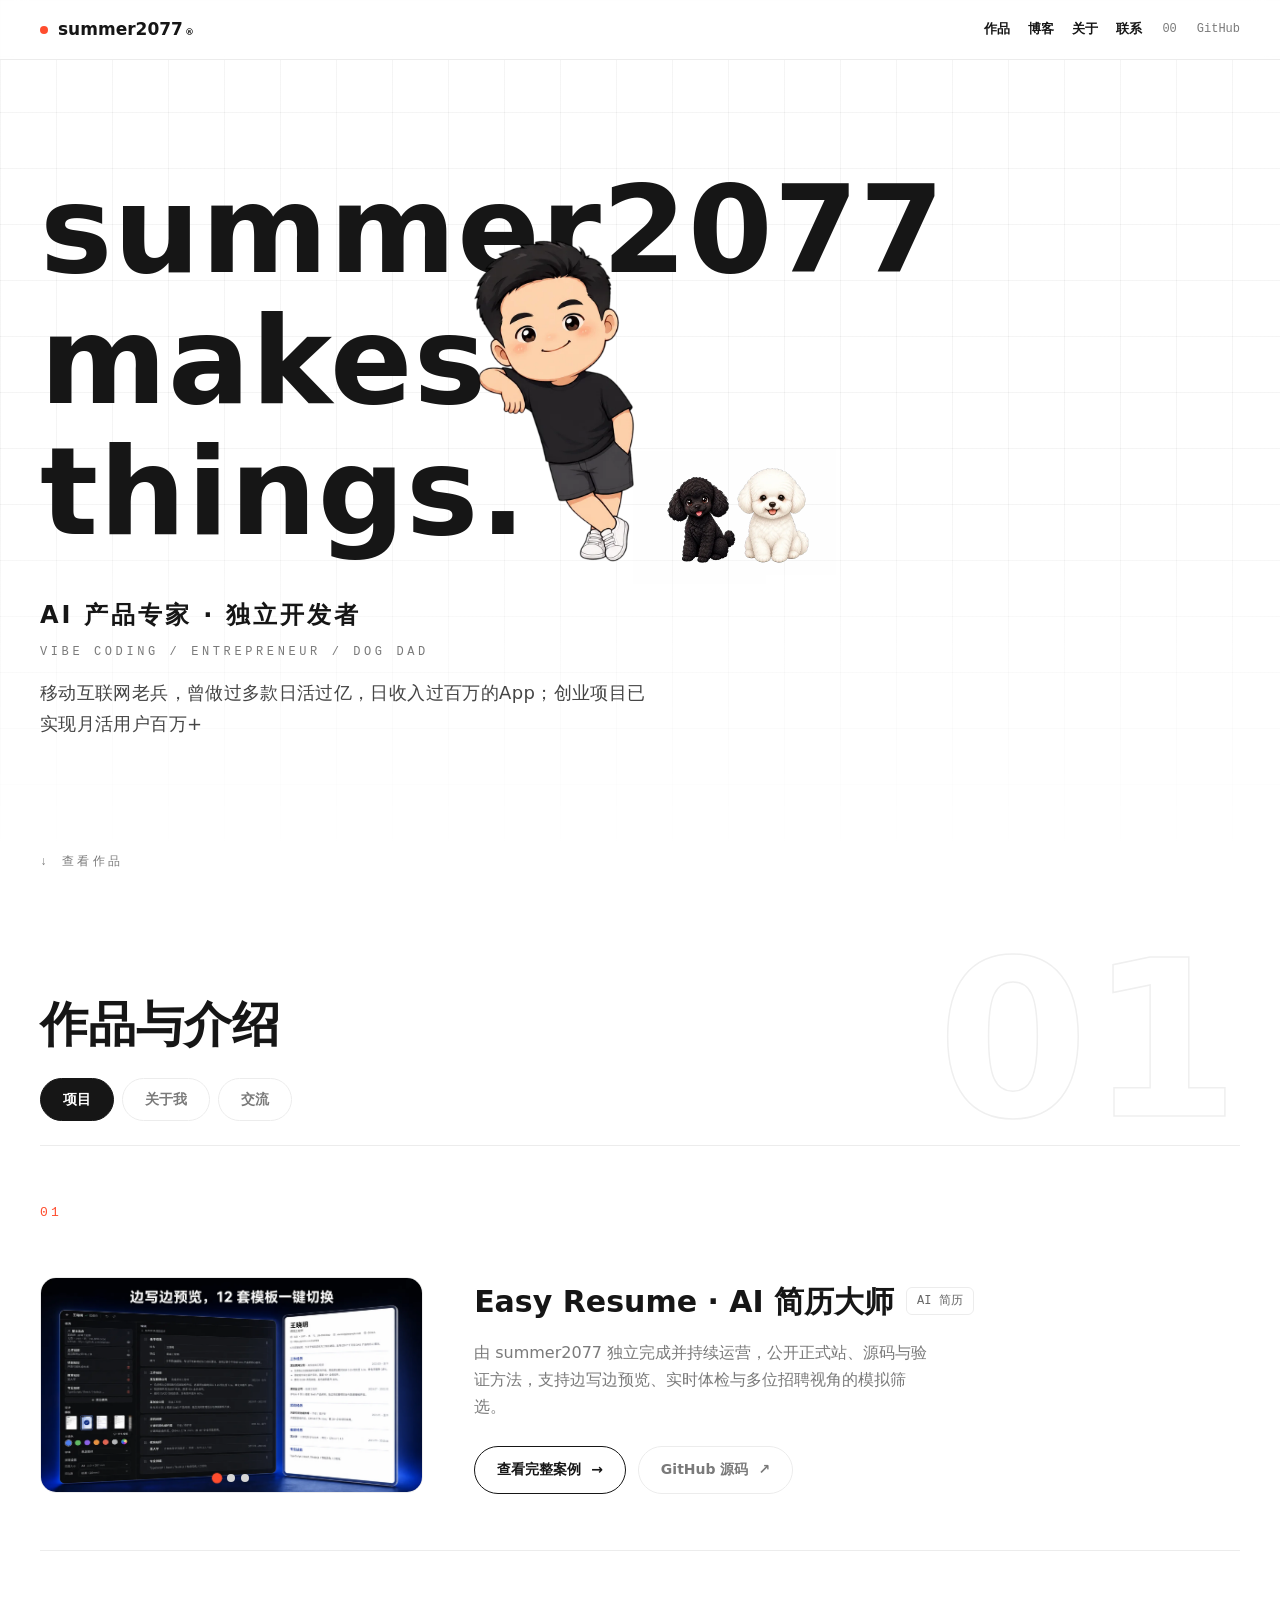
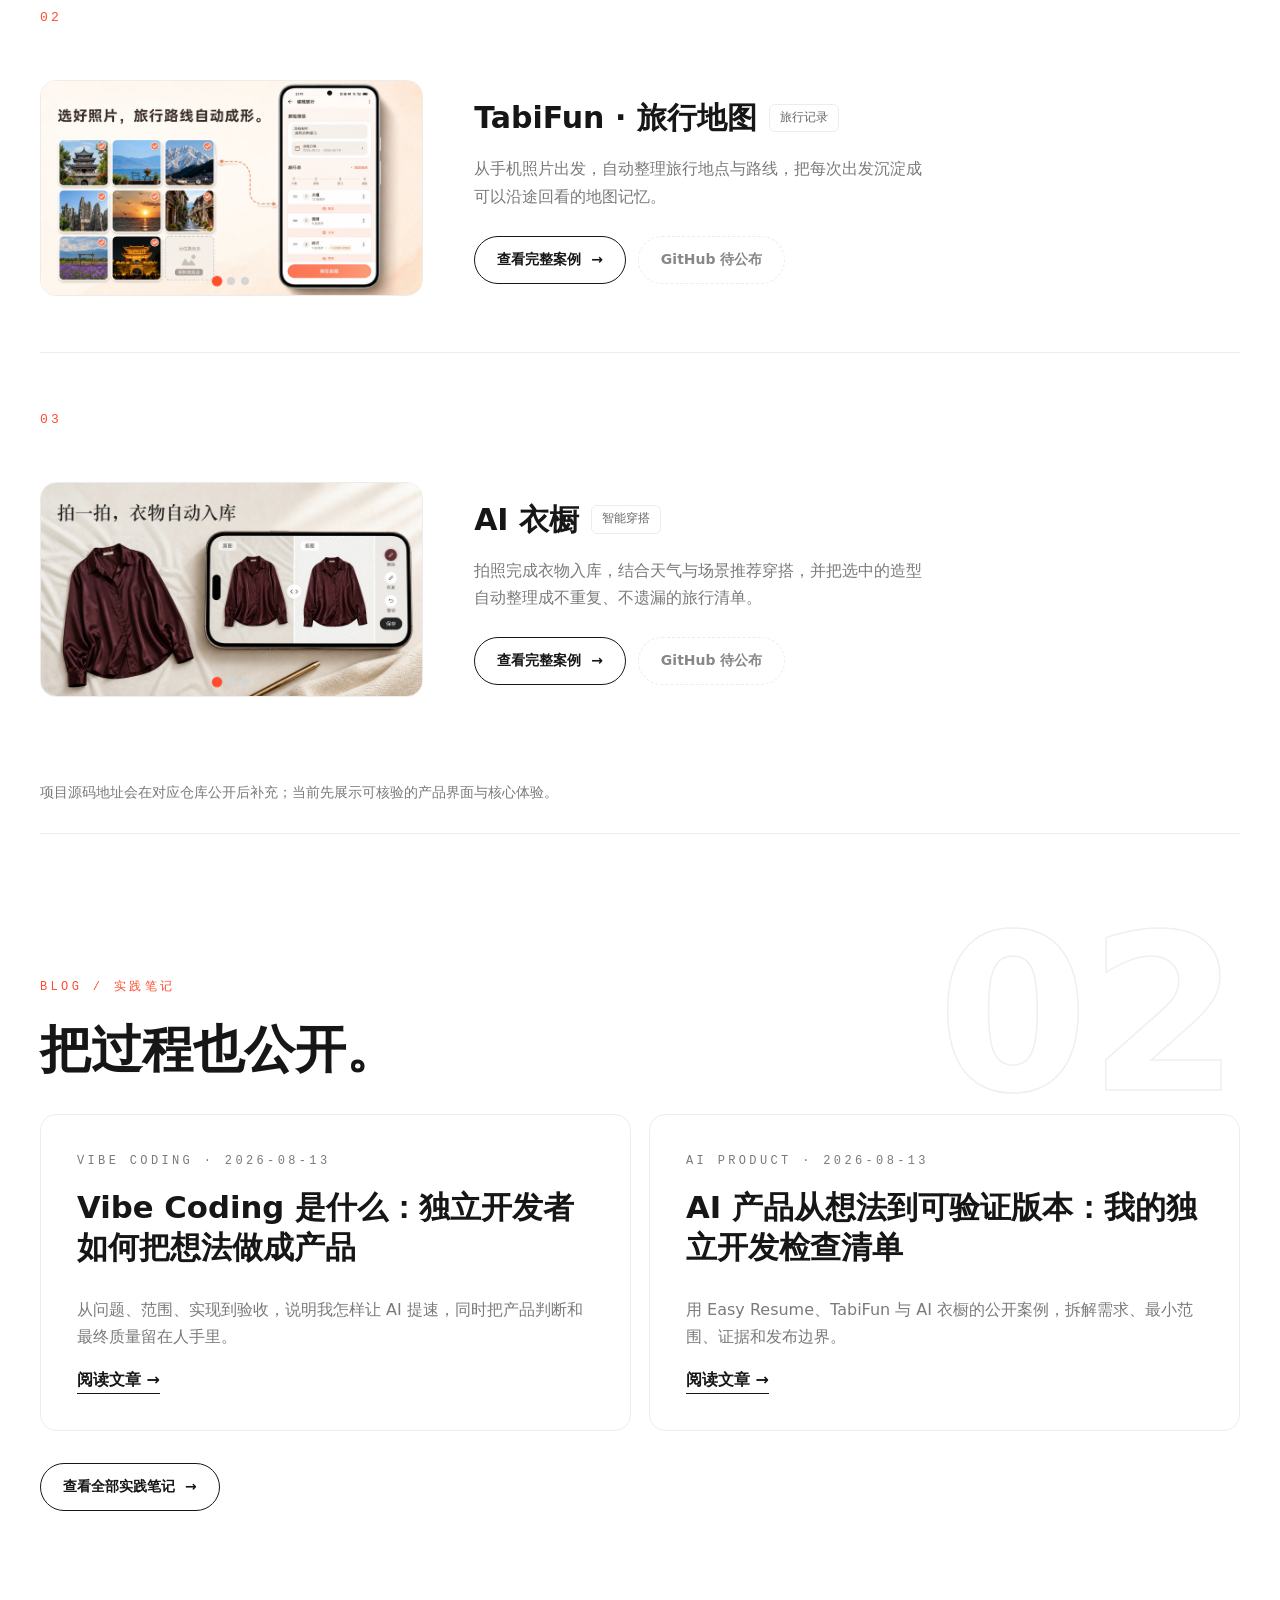
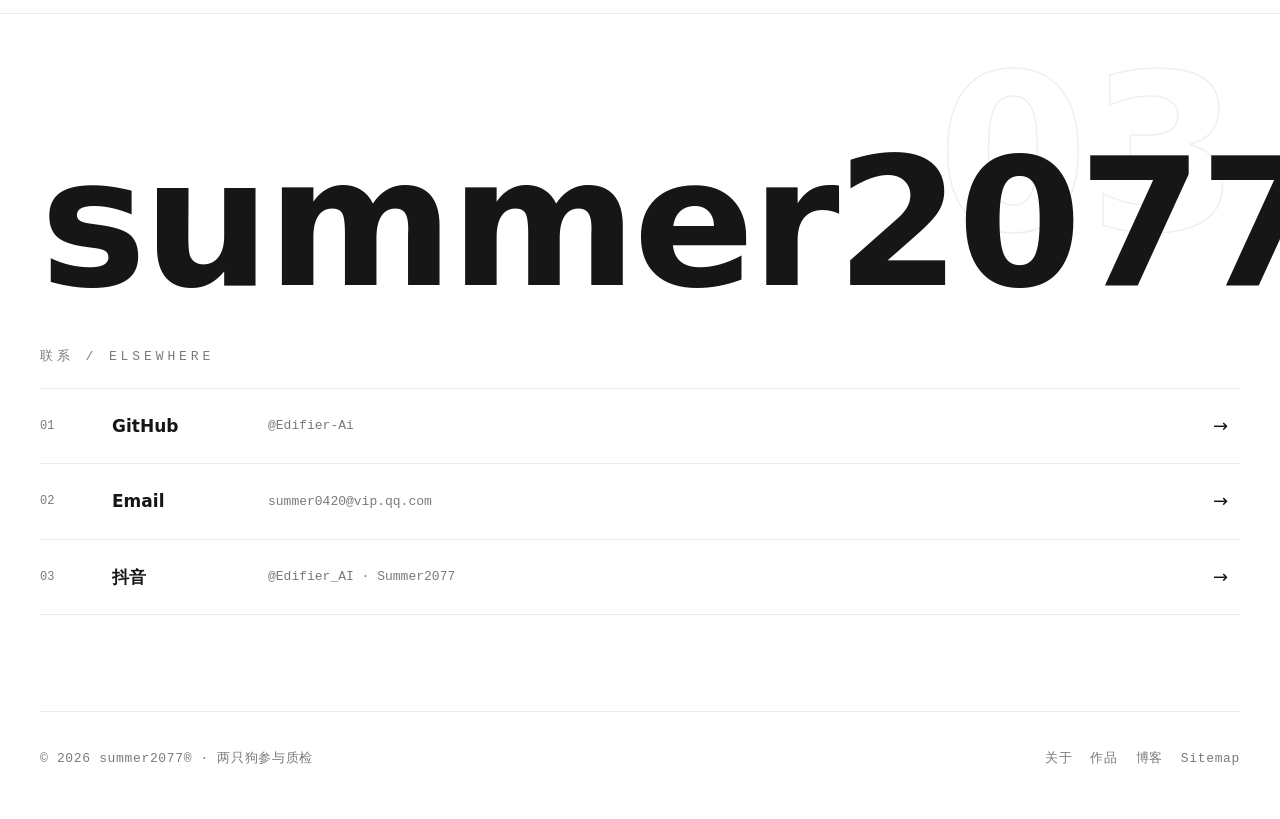
<file: index.html>
<!DOCTYPE html>
<html lang="zh-CN">
<head>
  <meta charset="UTF-8">
  <meta name="viewport" content="width=device-width, initial-scale=1.0">
  <title>summer2077｜AI 产品专家、独立开发者与 AI 产品作品集</title>
  <meta name="description" content="summer2077 的个人主页与作品集，展示 AI 产品设计、Vibe Coding 和独立开发成果，连接客户合作、求职与投资交流。">
  <meta name="author" content="summer2077">
  <meta name="robots" content="index,follow,max-image-preview:large,max-snippet:-1,max-video-preview:-1">
  <meta name="baidu-site-verification" content="codeva-vUVOOwVi4E">
  <meta name="theme-color" content="#ff4d2e">
  <link rel="canonical" href="https://summer2077.com/">
  <link rel="icon" href="/assets/favicon.svg" type="image/svg+xml">
  <link rel="manifest" href="/site.webmanifest">
  <link rel="preload" href="/assets/hero-me-lean-v2.webp" as="image" type="image/webp">

  <meta property="og:locale" content="zh_CN">
  <meta property="og:type" content="profile">
  <meta property="og:site_name" content="summer2077">
  <meta property="og:title" content="summer2077｜AI 产品专家与独立开发者">
  <meta property="og:description" content="把 AI 产品想法做成真正可用的软件。查看 summer2077 的项目、独立开发成果与合作方式。">
  <meta property="og:url" content="https://summer2077.com/">
  <meta property="og:image" content="https://summer2077.com/assets/hero-me-lean-v2.png">
  <meta property="og:image:width" content="1254">
  <meta property="og:image:height" content="1254">
  <meta property="og:image:alt" content="summer2077 的 Q 版个人形象">
  <meta name="twitter:card" content="summary">
  <meta name="twitter:title" content="summer2077｜AI 产品专家与独立开发者">
  <meta name="twitter:description" content="AI 产品设计、Vibe Coding、独立开发与合作交流。">
  <meta name="twitter:image" content="https://summer2077.com/assets/hero-me-lean-v2.png">

  <script type="application/ld+json">
  {
    "@context": "https://schema.org",
    "@graph": [
      {
        "@type": "WebSite",
        "@id": "https://summer2077.com/#website",
        "url": "https://summer2077.com/",
        "name": "summer2077",
        "alternateName": ["Summer", "summer2077"],
        "inLanguage": "zh-CN",
        "creator": { "@id": "https://summer2077.com/#person" }
      },
      {
        "@type": "ProfilePage",
        "@id": "https://summer2077.com/#webpage",
        "url": "https://summer2077.com/",
        "name": "summer2077｜AI 产品专家与独立开发者",
        "description": "summer2077 的个人主页与 AI 产品作品集，面向个人品牌、开发者影响力、客户合作、求职与投资交流。",
        "isPartOf": { "@id": "https://summer2077.com/#website" },
        "mainEntity": { "@id": "https://summer2077.com/#person" },
        "primaryImageOfPage": { "@id": "https://summer2077.com/#portrait" },
        "dateModified": "2026-08-13"
      },
      {
        "@type": "Person",
        "@id": "https://summer2077.com/#person",
        "name": "summer2077",
        "alternateName": ["Summer", "Edifier-Ai"],
        "url": "https://summer2077.com/",
        "email": "summer0420@vip.qq.com",
        "jobTitle": "AI 产品专家",
        "description": "独立完成 AI 产品设计与开发，通过真实产品连接客户合作、职业与投资机会。",
        "image": { "@id": "https://summer2077.com/#portrait" },
        "knowsAbout": ["AI 产品设计", "Vibe Coding", "独立开发", "AI 应用", "产品验证"],
        "sameAs": ["https://github.com/Edifier-Ai", "https://v.douyin.com/jvzVWXVX1Ic/"]
      },
      {
        "@type": "ImageObject",
        "@id": "https://summer2077.com/#portrait",
        "url": "https://summer2077.com/assets/hero-me-lean-v2.png",
        "contentUrl": "https://summer2077.com/assets/hero-me-lean-v2.png",
        "width": 1254,
        "height": 1254,
        "caption": "summer2077 的 Q 版个人形象"
      }
    ]
  }
  </script>

  <link rel="stylesheet" href="css/style.css?v=20260813-3">
  <script>
  var _hmt = _hmt || [];
  (function() {
    var hm = document.createElement("script");
    hm.src = "https://hm.baidu.com/hm.js?30152a06c6c0e47f34a391e816362e80";
    var s = document.getElementsByTagName("script")[0];
    s.parentNode.insertBefore(hm, s);
  })();
  </script>
</head>
<body>

<div class="progress" aria-hidden="true"><span id="bar"></span></div>

<header class="nav">
  <a class="nav-logo" href="/" aria-label="summer2077 首页"><span class="dot"></span>summer2077<sup>®</sup></a>
  <div class="nav-right">
    <nav class="site-nav" aria-label="主导航">
      <a href="/projects/">作品</a>
      <a href="/blog/">博客</a>
      <a href="/about/">关于</a>
      <a href="/#contact">联系</a>
    </nav>
    <span class="progress-value" id="progress-value" aria-hidden="true">00</span>
    <a class="nav-gh" href="https://github.com/Edifier-Ai" target="_blank" rel="me noopener" aria-label="summer2077 的 GitHub">GitHub</a>
  </div>
</header>

<main id="top">
  <section class="hero reveal" aria-labelledby="hero-title">
    <h1 class="hero-title" id="hero-title">
      <span class="lmask lmask-scene"><span class="lword" style="--d:.1s">summer207<span class="glyph-anchor glyph-seven">7<button class="scene-wife-menu wife" type="button" aria-controls="panel-me" aria-expanded="false" aria-label="显示坐在数字 7 上的 ABOUT 形象">
        <span class="wife-figure" aria-hidden="true"><picture><source srcset="assets/wife-sit-v1.webp" type="image/webp"><img class="wife-look" src="assets/wife-sit-v1.png" alt="" width="512" height="768" loading="lazy" decoding="async" fetchpriority="low"></picture></span>
      </button></span></span></span>
      <span class="lmask lmask-scene"><span class="lword" style="--d:.25s">make<span class="glyph-anchor glyph-s">s<span class="hero-illo" id="scene" aria-label="summer2077 和两只小狗">
        <span class="scene-item me">
          <picture><source srcset="assets/hero-me-lean-v2.webp" type="image/webp"><img class="figure-static" src="assets/hero-me-lean-v2.png" alt="summer2077 靠在字母 S 旁的 Q 版形象" width="1000" height="1000" decoding="async" fetchpriority="high"></picture>
        </span>
        <span class="scene-item poodle">
          <picture><source srcset="assets/dog-poodle-v3.webp" type="image/webp"><img class="figure-static" src="assets/dog-poodle-v3.png" alt="黑色泰迪" width="512" height="512" decoding="async" fetchpriority="low"></picture>
        </span>
        <span class="scene-item bichon">
          <picture><source srcset="assets/dog-bichon-v2.webp" type="image/webp"><img class="figure-static" src="assets/dog-bichon-v2.png" alt="白色比熊" width="512" height="512" decoding="async" fetchpriority="low"></picture>
        </span>
      </span></span></span></span>
      <span class="lmask"><span class="lword" style="--d:.4s">things.</span></span>
    </h1>
    <p class="sub">
      <span class="zh">AI 产品专家 · 独立开发者</span>
      <span class="en">VIBE CODING / ENTREPRENEUR / DOG DAD</span>
      <span class="hero-summary">移动互联网老兵，曾做过多款日活过亿，日收入过百万的App；创业项目已实现月活用户百万+</span>
    </p>
    <a class="arrow" href="#works">↓ 查看作品</a>
  </section>

  <section class="works-shell reveal" id="works" aria-labelledby="works-title">
    <span class="reel" aria-hidden="true">01</span>
    <h2 class="section-title" id="works-title">作品与介绍</h2>

    <div class="tabs" role="tablist" aria-label="内容分区">
      <button class="tab active" id="tab-projects" type="button" role="tab" aria-selected="true" aria-controls="panel-projects" tabindex="0" data-panel="panel-projects" data-hash="projects">项目</button>
      <button class="tab" id="tab-me" type="button" role="tab" aria-selected="false" aria-controls="panel-me" tabindex="-1" data-panel="panel-me" data-hash="about">关于我</button>
      <button class="tab" id="tab-community" type="button" role="tab" aria-selected="false" aria-controls="panel-community" tabindex="-1" data-panel="panel-community" data-hash="community">交流</button>
    </div>

    <div class="panel active" id="panel-projects" role="tabpanel" aria-labelledby="tab-projects">
      <article class="pmodule">
        <p class="pnum">01</p>
        <div class="stage" role="group" aria-label="Easy Resume 项目截图轮播">
          <div class="slides">
            <div class="slide"><picture><source srcset="assets/easy-resume-01.webp" type="image/webp"><img src="assets/easy-resume-01.png" alt="Easy Resume 简历编辑器与实时预览界面" width="1672" height="941" loading="lazy" decoding="async"></picture></div>
            <div class="slide"><picture><source srcset="assets/easy-resume-02.webp" type="image/webp"><img src="assets/easy-resume-02.png" alt="Easy Resume 简历体检与问题定位报告" width="1672" height="941" loading="lazy" decoding="async"></picture></div>
            <div class="slide"><picture><source srcset="assets/easy-resume-03.webp" type="image/webp"><img src="assets/easy-resume-03.png" alt="Easy Resume 多位 HR 模拟筛选结果" width="1672" height="941" loading="lazy" decoding="async"></picture></div>
          </div>
          <button class="stage-btn prev" type="button" aria-label="上一张">←</button>
          <button class="stage-btn next" type="button" aria-label="下一张">→</button>
          <span class="stage-hint">点击放大</span>
        </div>
        <div class="pinfo">
          <div class="ptitle"><h3>Easy Resume · AI 简历大师</h3><span class="ptag">AI 简历</span></div>
          <p>由 summer2077 独立完成并持续运营，公开正式站、源码与验证方法，支持边写边预览、实时体检与多位招聘视角的模拟筛选。</p>
          <div class="go-row">
            <a class="go" href="/projects/easy-resume/">查看完整案例 <span class="arr">→</span></a>
            <a class="go alt" href="https://github.com/Edifier-Ai/EasyResume" target="_blank" rel="noopener">GitHub 源码 <span class="arr">↗</span></a>
          </div>
        </div>
      </article>
      <article class="pmodule">
        <p class="pnum">02</p>
        <div class="stage" role="group" aria-label="TabiFun 旅行地图项目截图轮播">
          <div class="slides">
            <div class="slide"><picture><source srcset="assets/tabifun-01.webp" type="image/webp"><img src="assets/tabifun-01.png" alt="TabiFun 从旅行照片自动整理地点与路线" width="1672" height="941" loading="lazy" decoding="async"></picture></div>
            <div class="slide"><picture><source srcset="assets/tabifun-02.webp" type="image/webp"><img src="assets/tabifun-02.png" alt="TabiFun 按旅行路线回看地点与照片" width="1672" height="941" loading="lazy" decoding="async"></picture></div>
            <div class="slide"><picture><source srcset="assets/tabifun-03.webp" type="image/webp"><img src="assets/tabifun-03.png" alt="TabiFun 在地图上展示旅行足迹与照片" width="1672" height="941" loading="lazy" decoding="async"></picture></div>
          </div>
          <button class="stage-btn prev" type="button" aria-label="上一张">←</button>
          <button class="stage-btn next" type="button" aria-label="下一张">→</button>
          <span class="stage-hint">点击放大</span>
        </div>
        <div class="pinfo">
          <div class="ptitle"><h3>TabiFun · 旅行地图</h3><span class="ptag">旅行记录</span></div>
          <p>从手机照片出发，自动整理旅行地点与路线，把每次出发沉淀成可以沿途回看的地图记忆。</p>
          <div class="go-row">
            <a class="go" href="/projects/tabifun/">查看完整案例 <span class="arr">→</span></a>
            <span class="go alt pending" aria-label="TabiFun GitHub 地址待公布">GitHub 待公布</span>
          </div>
        </div>
      </article>
      <article class="pmodule">
        <p class="pnum">03</p>
        <div class="stage" role="group" aria-label="AI 衣橱项目截图轮播">
          <div class="slides">
            <div class="slide"><picture><source srcset="assets/ai-wardrobe-01.webp" type="image/webp"><img src="assets/ai-wardrobe-01.png" alt="AI 衣橱拍照抠图并自动录入衣物" width="1664" height="936" loading="lazy" decoding="async"></picture></div>
            <div class="slide"><picture><source srcset="assets/ai-wardrobe-02.webp" type="image/webp"><img src="assets/ai-wardrobe-02.png" alt="AI 衣橱结合天气和场景推荐每日穿搭" width="1664" height="936" loading="lazy" decoding="async"></picture></div>
            <div class="slide"><picture><source srcset="assets/ai-wardrobe-03.webp" type="image/webp"><img src="assets/ai-wardrobe-03.png" alt="AI 衣橱按造型生成旅行打包清单并自动去重" width="1664" height="936" loading="lazy" decoding="async"></picture></div>
          </div>
          <button class="stage-btn prev" type="button" aria-label="上一张">←</button>
          <button class="stage-btn next" type="button" aria-label="下一张">→</button>
          <span class="stage-hint">点击放大</span>
        </div>
        <div class="pinfo">
          <div class="ptitle"><h3>AI 衣橱</h3><span class="ptag">智能穿搭</span></div>
          <p>拍照完成衣物入库，结合天气与场景推荐穿搭，并把选中的造型自动整理成不重复、不遗漏的旅行清单。</p>
          <div class="go-row">
            <a class="go" href="/projects/ai-wardrobe/">查看完整案例 <span class="arr">→</span></a>
            <span class="go alt pending" aria-label="AI 衣橱 GitHub 地址待公布">GitHub 待公布</span>
          </div>
        </div>
      </article>
      <p class="collection-note">项目源码地址会在对应仓库公开后补充；当前先展示可核验的产品界面与核心体验。</p>
    </div>

    <div class="panel" id="panel-me" role="tabpanel" aria-labelledby="tab-me">
      <div class="me-intro">
        <p class="me-kicker">关于我 / ABOUT</p>
        <h2 class="panel-title">我是 summer2077。</h2>
        <p class="me-copy">summer2077 是我的个人品牌。我专注 AI 产品设计、Vibe Coding 与独立开发，把想法梳理成产品，再把产品做成可以真实使用的软件。</p>
        <p class="me-copy">生活方面，家里有一只黑色泰迪和一只白色比熊。它们在这个网站里有正式编制，也让产品工作之外的我更完整。</p>
        <div class="me-tags">
          <span class="chip">AI PRODUCT EXPERT</span>
          <span class="chip">VIBE CODING</span>
          <span class="chip">ENTREPRENEUR</span>
          <span class="chip">DOG DAD</span>
        </div>
        <a class="text-link" href="/about/">阅读完整介绍 →</a>
      </div>
    </div>

    <div class="panel" id="panel-community" role="tabpanel" aria-labelledby="tab-community">
      <div class="cgrid">
        <article class="cmodule">
          <p class="pnum">01</p>
          <p class="c-cat">COLLABORATION / 合作与交流</p>
          <h2>具体项目，进群详谈</h2>
          <p>希望和你一起交流AI产品、Vibecoding心得、OPC变现等，禁止任何广告。此群为免费社群。</p>
          <figure class="community-qr">
            <img src="assets/wechat-vibecoding-group-qr.png" alt="VibeCoding 交流讨论 2 群微信二维码" width="775" height="776" loading="lazy" decoding="async">
            <figcaption>微信扫码加入 VibeCoding 交流讨论 2 群</figcaption>
          </figure>
          <a class="go" href="mailto:summer0420@vip.qq.com?subject=summer2077%20合作交流">邮件联系 <span class="arr">→</span></a>
        </article>
        <article class="cmodule">
          <p class="pnum">02</p>
          <p class="c-cat">BUILD IN PUBLIC / 公开开发</p>
          <h2>查看公开代码</h2>
          <p>GitHub 用于展示公开项目、代码实践和持续迭代记录。</p>
          <a class="go" href="https://github.com/Edifier-Ai" target="_blank" rel="me noopener">访问 GitHub <span class="arr">↗</span></a>
        </article>
      </div>
    </div>
  </section>

  <section class="content-section reveal" aria-labelledby="latest-notes">
    <span class="reel" aria-hidden="true">02</span>
    <p class="page-eyebrow">BLOG / 实践笔记</p>
    <h2 id="latest-notes">把过程也公开。</h2>
    <div class="notes-grid">
      <a class="note-card" href="/blog/vibe-coding-from-idea-to-product/">
        <p class="page-eyebrow">VIBE CODING · 2026-08-13</p>
        <h3>Vibe Coding 是什么：独立开发者如何把想法做成产品</h3>
        <p>从问题、范围、实现到验收，说明我怎样让 AI 提速，同时把产品判断和最终质量留在人手里。</p>
        <span class="text-link">阅读文章 →</span>
      </a>
      <a class="note-card" href="/blog/ai-product-validation-checklist/">
        <p class="page-eyebrow">AI PRODUCT · 2026-08-13</p>
        <h3>AI 产品从想法到可验证版本：我的独立开发检查清单</h3>
        <p>用 Easy Resume、TabiFun 与 AI 衣橱的公开案例，拆解需求、最小范围、证据和发布边界。</p>
        <span class="text-link">阅读文章 →</span>
      </a>
    </div>
    <div class="page-actions"><a class="go" href="/blog/">查看全部实践笔记 <span class="arr">→</span></a></div>
  </section>

  <section class="contact reveal" id="contact" aria-labelledby="contact-title">
    <span class="reel" aria-hidden="true">03</span>
    <h2 class="wordmark" id="contact-title">summer2077<span class="dot-accent">.</span></h2>
    <p class="label">联系 / ELSEWHERE</p>
    <div class="socials">
      <a class="social" href="https://github.com/Edifier-Ai" target="_blank" rel="me noopener">
        <span class="s-no">01</span><span class="s-name">GitHub</span><span class="s-handle">@Edifier-Ai</span><span class="s-arr">→</span>
      </a>
      <a class="social" href="mailto:summer0420@vip.qq.com">
        <span class="s-no">02</span><span class="s-name">Email</span><span class="s-handle">summer0420@vip.qq.com</span><span class="s-arr">→</span>
      </a>
      <a class="social" href="https://v.douyin.com/jvzVWXVX1Ic/" target="_blank" rel="me noopener" aria-label="打开 Summer2077 的抖音主页，抖音号 Edifier_AI">
        <span class="s-no">03</span><span class="s-name">抖音</span><span class="s-handle">@Edifier_AI · Summer2077</span><span class="s-arr">→</span>
      </a>
    </div>
  </section>
</main>

<footer>
  <div class="footer-inner">
    <span>© <span id="year">2026</span> summer2077® · 两只狗参与质检</span>
    <nav class="footer-nav" aria-label="页脚导航"><a href="/about/">关于</a><a href="/projects/">作品</a><a href="/blog/">博客</a><a href="/sitemap.xml">Sitemap</a></nav>
  </div>
</footer>

<div id="lightbox" role="dialog" aria-modal="true" aria-labelledby="lightbox-title" hidden>
  <h2 class="sr-only" id="lightbox-title">项目截图预览</h2>
  <button class="lb-x" type="button" aria-label="关闭">×</button>
  <button class="lb-nav lb-prev" type="button" aria-label="上一张">←</button>
  <div class="lb-content"></div>
  <button class="lb-nav lb-next" type="button" aria-label="下一张">→</button>
  <span class="lb-count" aria-live="polite"></span>
</div>

<div id="cursor" aria-hidden="true"></div>
<div id="toast" role="status" aria-live="polite"></div>

<script src="js/main.js?v=20260809-17"></script>
</body>
</html>
</file>
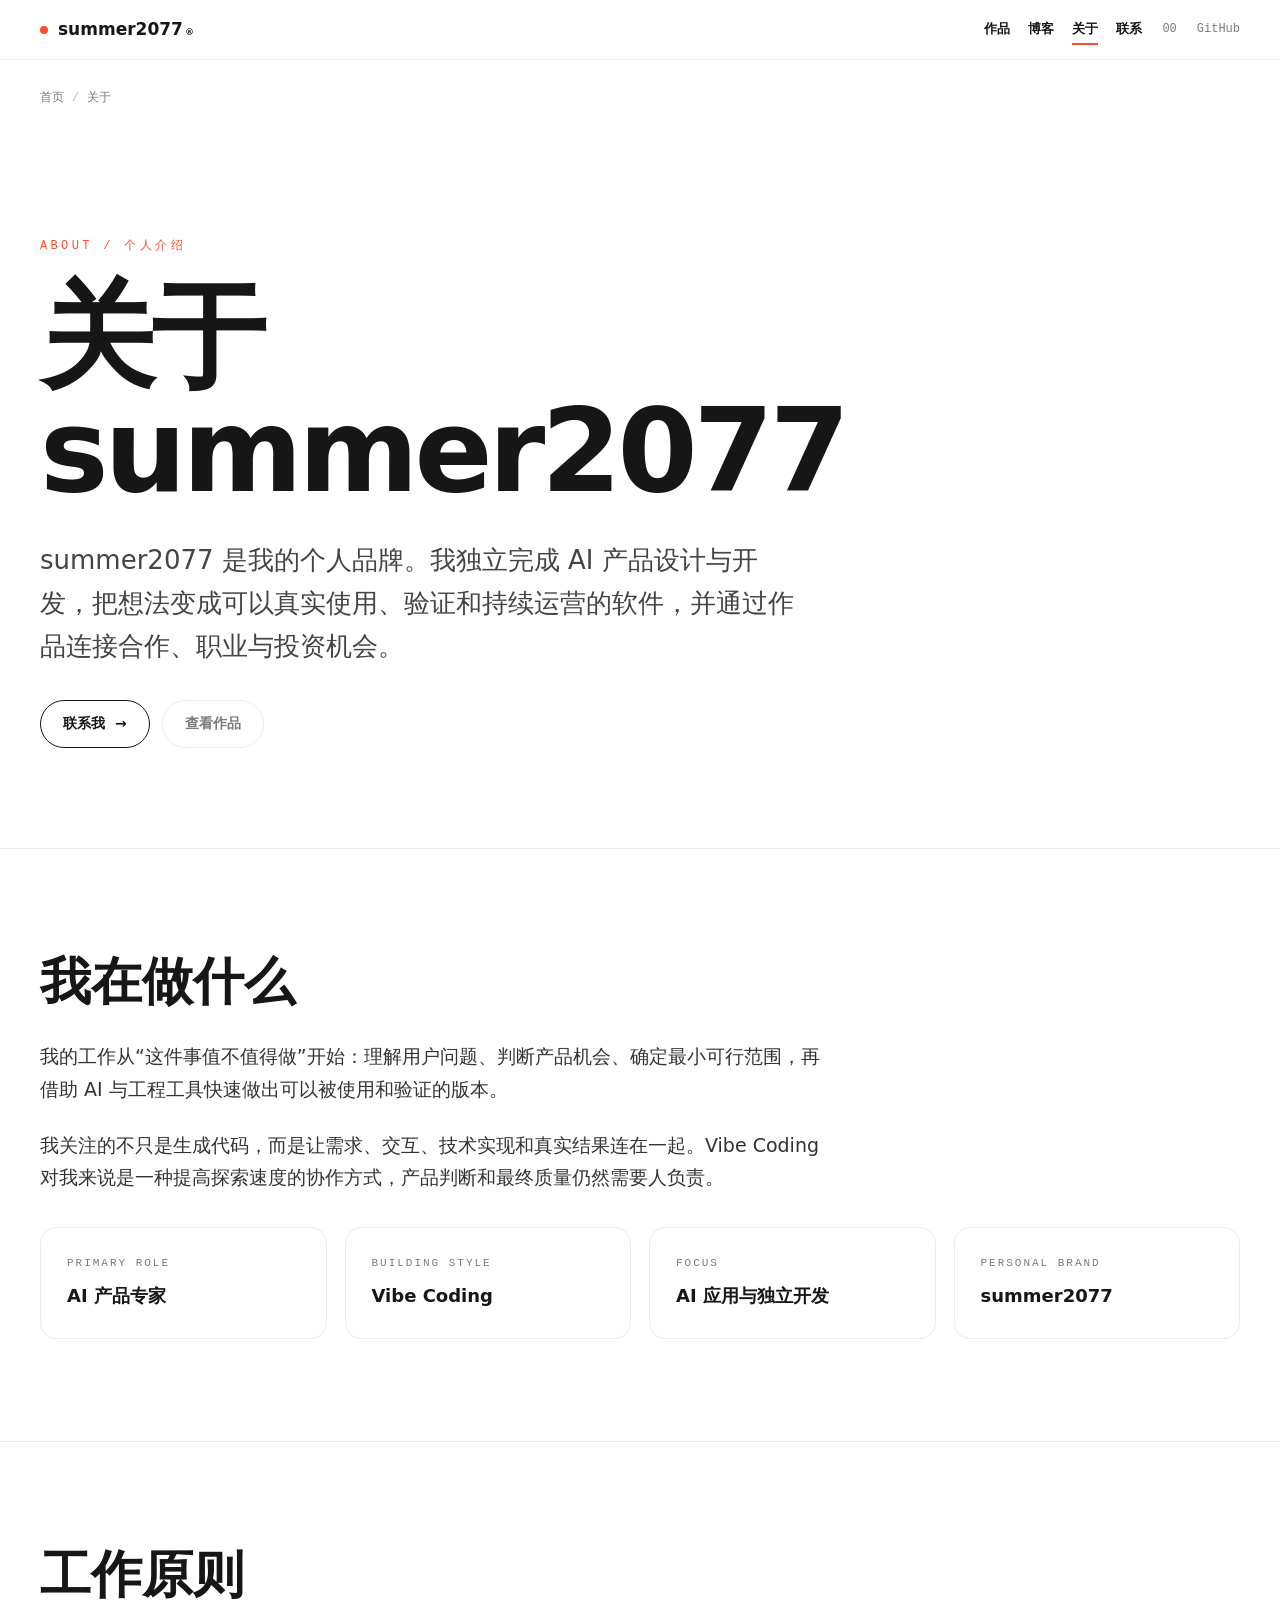
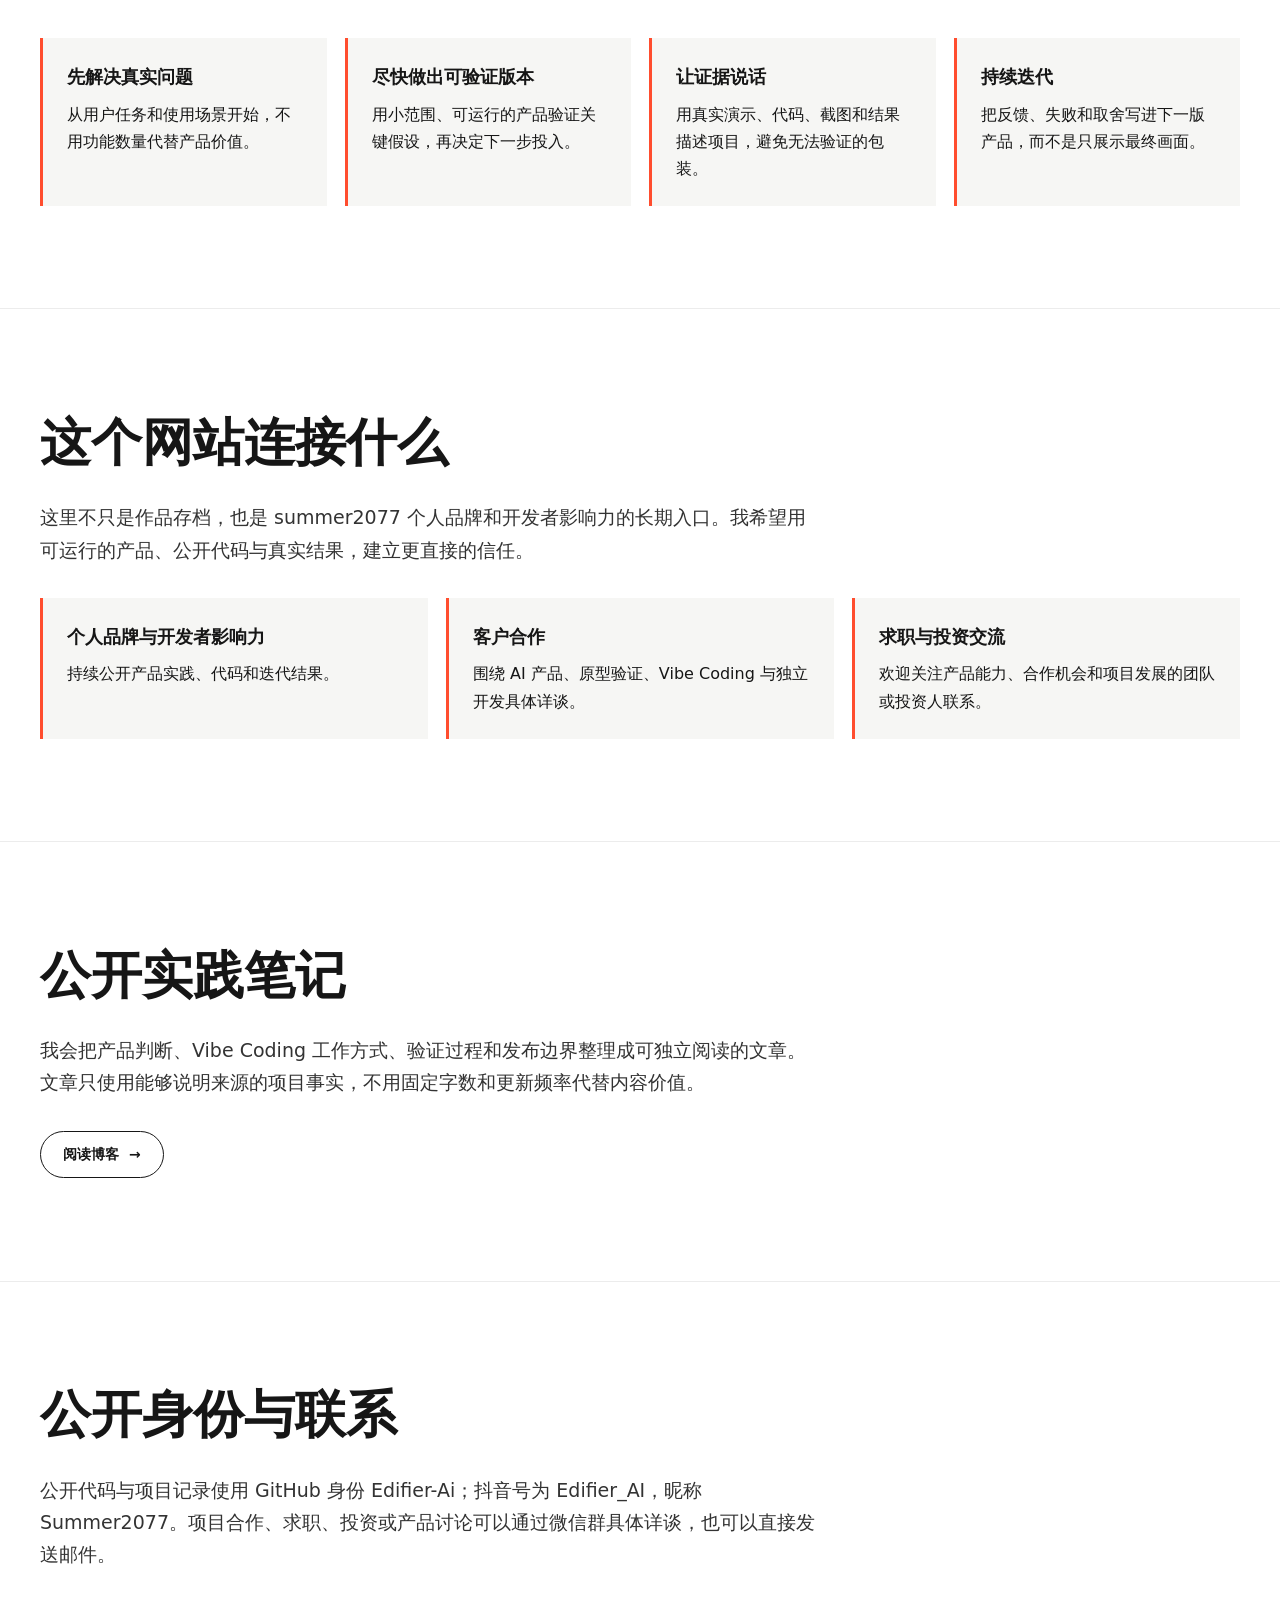
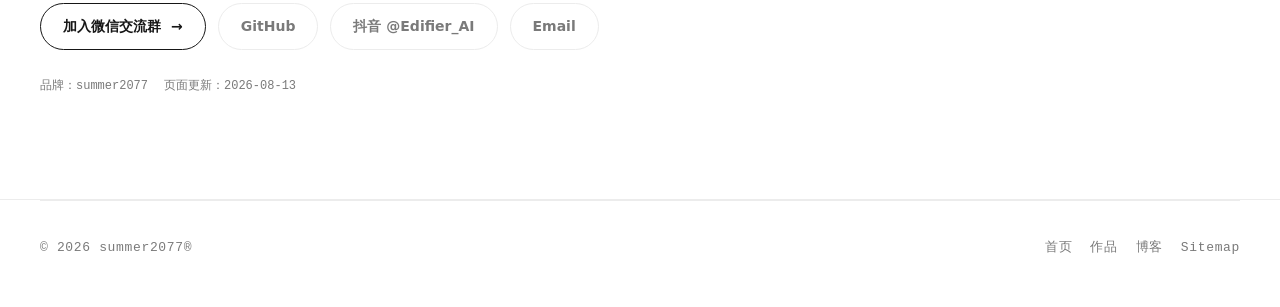
<file: about/index.html>
<!DOCTYPE html>
<html lang="zh-CN">
<head>
  <meta charset="UTF-8">
  <meta name="viewport" content="width=device-width, initial-scale=1.0">
  <title>关于 summer2077｜AI 产品专家与独立开发者</title>
  <meta name="description" content="认识 summer2077：独立完成 AI 产品设计与开发，通过真实作品建立个人品牌并连接合作、求职与投资机会。">
  <meta name="author" content="summer2077">
  <meta name="robots" content="index,follow,max-image-preview:large,max-snippet:-1,max-video-preview:-1">
  <meta name="theme-color" content="#ff4d2e">
  <link rel="canonical" href="https://summer2077.com/about/">
  <link rel="icon" href="/assets/favicon.svg" type="image/svg+xml">
  <link rel="manifest" href="/site.webmanifest">
  <meta property="og:locale" content="zh_CN">
  <meta property="og:type" content="profile">
  <meta property="og:site_name" content="summer2077">
  <meta property="og:title" content="关于 summer2077｜AI 产品专家与独立开发者">
  <meta property="og:description" content="了解 summer2077 的产品方向、独立开发方式、公开身份与合作方向。">
  <meta property="og:url" content="https://summer2077.com/about/">
  <meta property="og:image" content="https://summer2077.com/assets/hero-me-lean-v2.png">
  <meta property="og:image:alt" content="summer2077 的 Q 版个人形象">
  <meta name="twitter:card" content="summary">
  <meta name="twitter:title" content="关于 summer2077">
  <meta name="twitter:description" content="AI 产品设计、Vibe Coding 与独立开发。">
  <meta name="twitter:image" content="https://summer2077.com/assets/hero-me-lean-v2.png">
  <script type="application/ld+json">
  {
    "@context": "https://schema.org",
    "@graph": [
      {
        "@type": "ProfilePage",
        "@id": "https://summer2077.com/about/#webpage",
        "url": "https://summer2077.com/about/",
        "name": "关于 summer2077",
        "description": "summer2077 的个人介绍、独立开发方向、公开身份与合作目标。",
        "isPartOf": { "@id": "https://summer2077.com/#website" },
        "mainEntity": { "@id": "https://summer2077.com/#person" },
        "dateModified": "2026-08-13"
      },
      {
        "@type": "Person",
        "@id": "https://summer2077.com/#person",
        "name": "summer2077",
        "alternateName": ["Summer", "Edifier-Ai"],
        "url": "https://summer2077.com/",
        "email": "summer0420@vip.qq.com",
        "jobTitle": "AI 产品专家",
        "description": "独立完成 AI 产品设计与开发，通过真实作品连接客户合作、职业与投资机会。",
        "image": "https://summer2077.com/assets/hero-me-lean-v2.png",
        "knowsAbout": ["AI 产品设计", "Vibe Coding", "独立开发", "AI 应用", "产品验证"],
        "sameAs": ["https://github.com/Edifier-Ai", "https://v.douyin.com/jvzVWXVX1Ic/"]
      }
    ]
  }
  </script>
  <link rel="stylesheet" href="/css/style.css?v=20260813-3">
  <script>
  var _hmt = _hmt || [];
  (function() {
    var hm = document.createElement("script");
    hm.src = "https://hm.baidu.com/hm.js?30152a06c6c0e47f34a391e816362e80";
    var s = document.getElementsByTagName("script")[0];
    s.parentNode.insertBefore(hm, s);
  })();
  </script>
</head>
<body>
  <div class="progress" aria-hidden="true"><span id="bar"></span></div>
  <header class="nav">
    <a class="nav-logo" href="/" aria-label="summer2077 首页"><span class="dot"></span>summer2077<sup>®</sup></a>
    <div class="nav-right">
      <nav class="site-nav" aria-label="主导航"><a href="/projects/">作品</a><a href="/blog/">博客</a><a href="/about/" aria-current="page">关于</a><a href="/#contact">联系</a></nav>
      <span class="progress-value" id="progress-value" aria-hidden="true">00</span>
      <a class="nav-gh" href="https://github.com/Edifier-Ai" target="_blank" rel="me noopener" aria-label="summer2077 的 GitHub">GitHub</a>
    </div>
  </header>

  <main class="page-main">
    <nav class="breadcrumbs" aria-label="面包屑"><ol><li><a href="/">首页</a></li><li aria-current="page">关于</li></ol></nav>
    <header class="page-hero reveal">
      <p class="page-eyebrow">ABOUT / 个人介绍</p>
      <h1>关于<br>summer2077</h1>
      <p class="page-lede">summer2077 是我的个人品牌。我独立完成 AI 产品设计与开发，把想法变成可以真实使用、验证和持续运营的软件，并通过作品连接合作、职业与投资机会。</p>
      <div class="page-actions"><a class="go" href="mailto:summer0420@vip.qq.com">联系我 <span class="arr">→</span></a><a class="go alt" href="/projects/">查看作品</a></div>
    </header>

    <section class="content-section reveal" aria-labelledby="what-i-do">
      <h2 id="what-i-do">我在做什么</h2>
      <div class="prose">
        <p>我的工作从“这件事值不值得做”开始：理解用户问题、判断产品机会、确定最小可行范围，再借助 AI 与工程工具快速做出可以被使用和验证的版本。</p>
        <p>我关注的不只是生成代码，而是让需求、交互、技术实现和真实结果连在一起。Vibe Coding 对我来说是一种提高探索速度的协作方式，产品判断和最终质量仍然需要人负责。</p>
      </div>
      <dl class="facts-grid">
        <div class="fact-card"><dt>PRIMARY ROLE</dt><dd>AI 产品专家</dd></div>
        <div class="fact-card"><dt>BUILDING STYLE</dt><dd>Vibe Coding</dd></div>
        <div class="fact-card"><dt>FOCUS</dt><dd>AI 应用与独立开发</dd></div>
        <div class="fact-card"><dt>PERSONAL BRAND</dt><dd>summer2077</dd></div>
      </dl>
    </section>

    <section class="content-section reveal" aria-labelledby="principles">
      <h2 id="principles">工作原则</h2>
      <ul class="feature-list">
        <li><strong>先解决真实问题</strong>从用户任务和使用场景开始，不用功能数量代替产品价值。</li>
        <li><strong>尽快做出可验证版本</strong>用小范围、可运行的产品验证关键假设，再决定下一步投入。</li>
        <li><strong>让证据说话</strong>用真实演示、代码、截图和结果描述项目，避免无法验证的包装。</li>
        <li><strong>持续迭代</strong>把反馈、失败和取舍写进下一版产品，而不是只展示最终画面。</li>
      </ul>
    </section>

    <section class="content-section reveal" aria-labelledby="site-goals">
      <h2 id="site-goals">这个网站连接什么</h2>
      <div class="prose"><p>这里不只是作品存档，也是 summer2077 个人品牌和开发者影响力的长期入口。我希望用可运行的产品、公开代码与真实结果，建立更直接的信任。</p></div>
      <ul class="feature-list">
        <li><strong>个人品牌与开发者影响力</strong>持续公开产品实践、代码和迭代结果。</li>
        <li><strong>客户合作</strong>围绕 AI 产品、原型验证、Vibe Coding 与独立开发具体详谈。</li>
        <li><strong>求职与投资交流</strong>欢迎关注产品能力、合作机会和项目发展的团队或投资人联系。</li>
      </ul>
    </section>

    <section class="content-section reveal" aria-labelledby="writing">
      <h2 id="writing">公开实践笔记</h2>
      <div class="prose"><p>我会把产品判断、Vibe Coding 工作方式、验证过程和发布边界整理成可独立阅读的文章。文章只使用能够说明来源的项目事实，不用固定字数和更新频率代替内容价值。</p></div>
      <div class="page-actions"><a class="go" href="/blog/">阅读博客 <span class="arr">→</span></a></div>
    </section>

    <section class="content-section reveal" aria-labelledby="identity">
      <h2 id="identity">公开身份与联系</h2>
      <div class="prose"><p>公开代码与项目记录使用 GitHub 身份 Edifier-Ai；抖音号为 Edifier_AI，昵称 Summer2077。项目合作、求职、投资或产品讨论可以通过微信群具体详谈，也可以直接发送邮件。</p></div>
      <div class="page-actions"><a class="go" href="/#community">加入微信交流群 <span class="arr">→</span></a><a class="go alt" href="https://github.com/Edifier-Ai" target="_blank" rel="me noopener">GitHub</a><a class="go alt" href="https://v.douyin.com/jvzVWXVX1Ic/" target="_blank" rel="me noopener">抖音 @Edifier_AI</a><a class="go alt" href="mailto:summer0420@vip.qq.com">Email</a></div>
      <p class="meta-row"><span>品牌：summer2077</span><span>页面更新：2026-08-13</span></p>
    </section>
  </main>

  <footer><div class="footer-inner"><span>© <span id="year">2026</span> summer2077®</span><nav class="footer-nav" aria-label="页脚导航"><a href="/">首页</a><a href="/projects/">作品</a><a href="/blog/">博客</a><a href="/sitemap.xml">Sitemap</a></nav></div></footer>
  <div id="cursor" aria-hidden="true"></div>
  <script src="/js/main.js?v=20260809-17"></script>
</body>
</html>
</file>
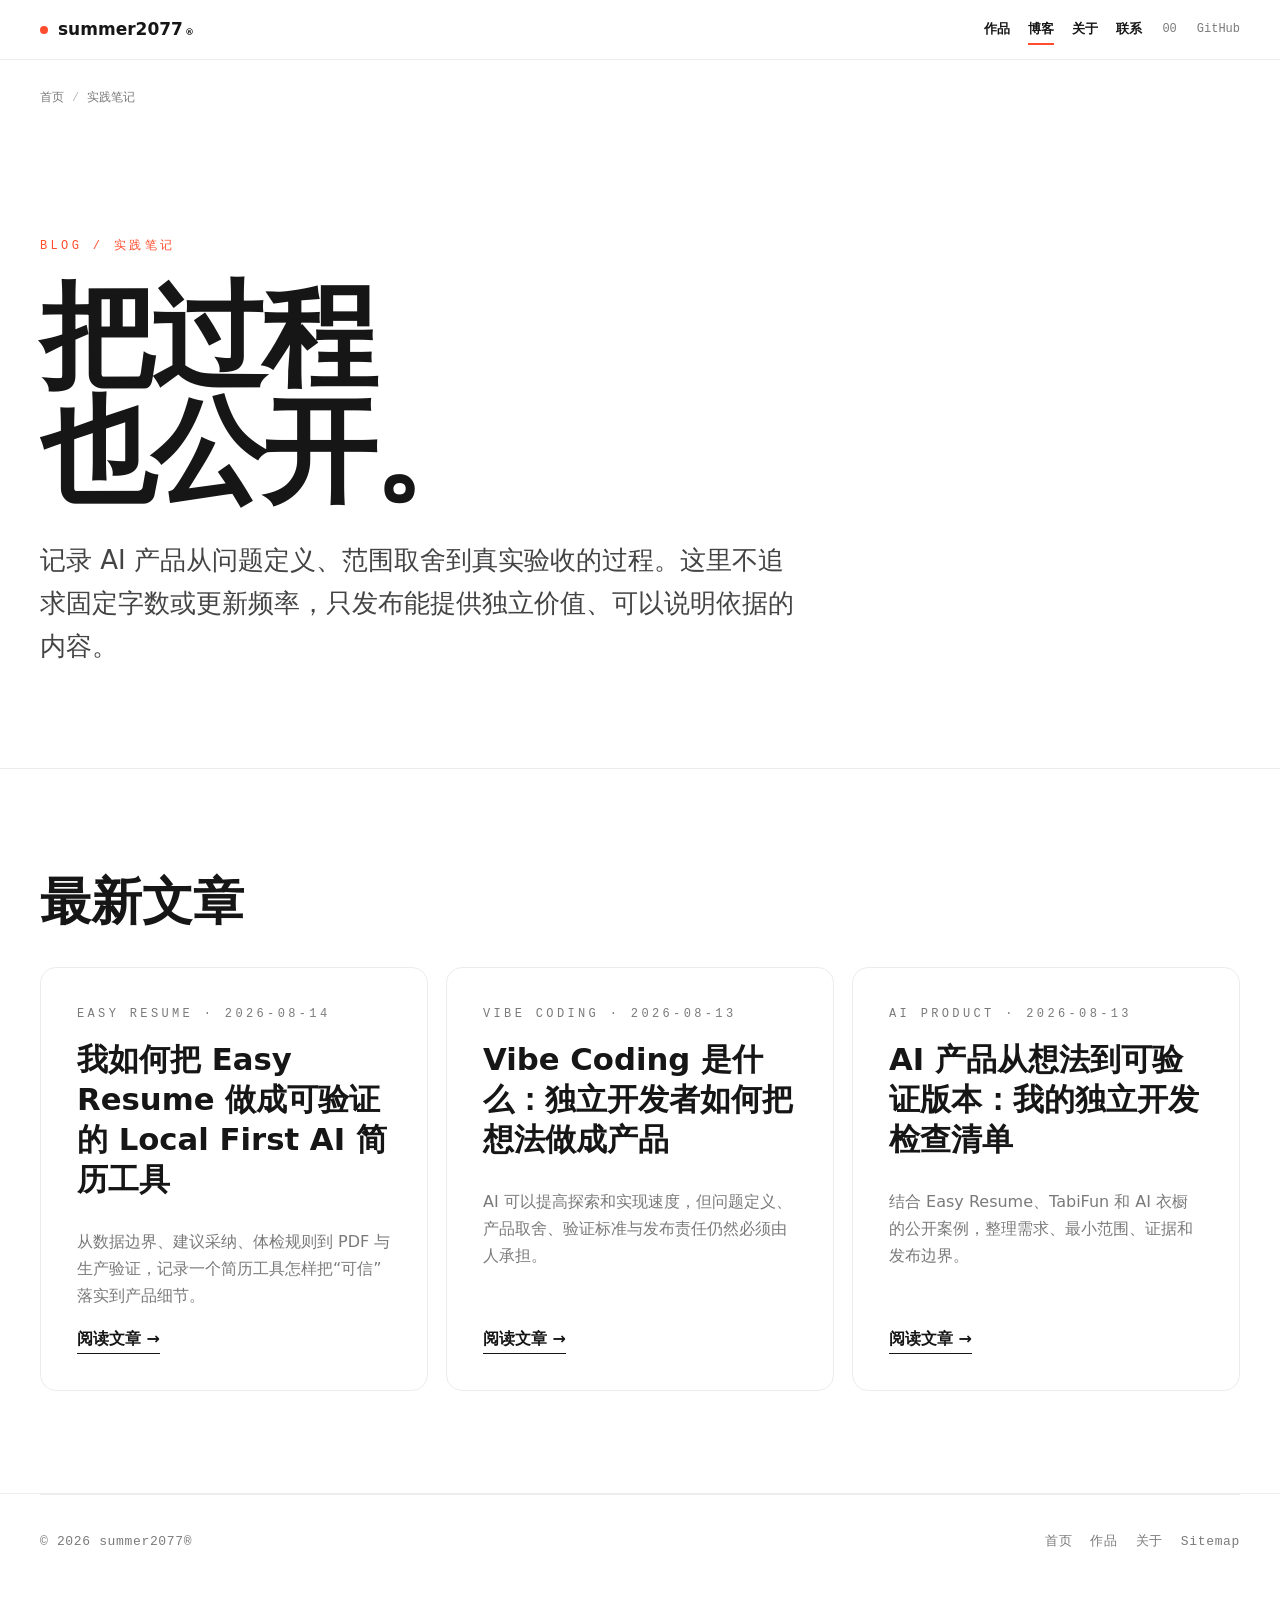
<file: blog/index.html>
<!DOCTYPE html>
<html lang="zh-CN">
<head>
  <meta charset="UTF-8">
  <meta name="viewport" content="width=device-width, initial-scale=1.0">
  <title>实践笔记｜summer2077 的 AI 产品与独立开发博客</title>
  <meta name="description" content="summer2077 的 AI 产品、Vibe Coding 与独立开发实践笔记，记录从问题定义、产品取舍到验证和发布的真实过程。">
  <meta name="author" content="summer2077">
  <meta name="robots" content="index,follow,max-image-preview:large,max-snippet:-1,max-video-preview:-1">
  <meta name="theme-color" content="#ff4d2e">
  <link rel="canonical" href="https://summer2077.com/blog/">
  <link rel="icon" href="/assets/favicon.svg" type="image/svg+xml">
  <link rel="manifest" href="/site.webmanifest">
  <meta property="og:locale" content="zh_CN">
  <meta property="og:type" content="website">
  <meta property="og:site_name" content="summer2077">
  <meta property="og:title" content="实践笔记｜summer2077">
  <meta property="og:description" content="AI 产品、Vibe Coding 与独立开发的真实实践记录。">
  <meta property="og:url" content="https://summer2077.com/blog/">
  <meta property="og:image" content="https://summer2077.com/assets/hero-me-lean-v2.png">
  <meta property="og:image:alt" content="summer2077 的 Q 版个人形象">
  <meta name="twitter:card" content="summary_large_image">
  <meta name="twitter:title" content="实践笔记｜summer2077">
  <meta name="twitter:description" content="AI 产品、Vibe Coding 与独立开发的真实实践记录。">
  <meta name="twitter:image" content="https://summer2077.com/assets/hero-me-lean-v2.png">
  <script type="application/ld+json">
  {
    "@context": "https://schema.org",
    "@graph": [
      {
        "@type": "CollectionPage",
        "@id": "https://summer2077.com/blog/#webpage",
        "url": "https://summer2077.com/blog/",
        "name": "summer2077 的实践笔记",
        "description": "AI 产品、Vibe Coding 与独立开发实践文章集合。",
        "isPartOf": { "@id": "https://summer2077.com/#website" },
        "mainEntity": { "@id": "https://summer2077.com/blog/#list" },
        "dateModified": "2026-08-14"
      },
      {
        "@type": "ItemList",
        "@id": "https://summer2077.com/blog/#list",
        "name": "实践笔记列表",
        "numberOfItems": 3,
        "itemListElement": [
          { "@type": "ListItem", "position": 1, "url": "https://summer2077.com/blog/easy-resume-local-first-method/", "name": "我如何把 Easy Resume 做成可验证的 Local First AI 简历工具" },
          { "@type": "ListItem", "position": 2, "url": "https://summer2077.com/blog/vibe-coding-from-idea-to-product/", "name": "Vibe Coding 是什么：独立开发者如何把想法做成产品" },
          { "@type": "ListItem", "position": 3, "url": "https://summer2077.com/blog/ai-product-validation-checklist/", "name": "AI 产品从想法到可验证版本：我的独立开发检查清单" }
        ]
      },
      {
        "@type": "BreadcrumbList",
        "itemListElement": [
          { "@type": "ListItem", "position": 1, "name": "首页", "item": "https://summer2077.com/" },
          { "@type": "ListItem", "position": 2, "name": "实践笔记", "item": "https://summer2077.com/blog/" }
        ]
      }
    ]
  }
  </script>
  <link rel="stylesheet" href="/css/style.css?v=20260813-3">
  <script>
  var _hmt = _hmt || [];
  (function() {
    var hm = document.createElement("script");
    hm.src = "https://hm.baidu.com/hm.js?30152a06c6c0e47f34a391e816362e80";
    var s = document.getElementsByTagName("script")[0];
    s.parentNode.insertBefore(hm, s);
  })();
  </script>
</head>
<body>
  <div class="progress" aria-hidden="true"><span id="bar"></span></div>
  <header class="nav">
    <a class="nav-logo" href="/" aria-label="summer2077 首页"><span class="dot"></span>summer2077<sup>®</sup></a>
    <div class="nav-right"><nav class="site-nav" aria-label="主导航"><a href="/projects/">作品</a><a href="/blog/" aria-current="page">博客</a><a href="/about/">关于</a><a href="/#contact">联系</a></nav><span class="progress-value" id="progress-value" aria-hidden="true">00</span><a class="nav-gh" href="https://github.com/Edifier-Ai" target="_blank" rel="me noopener" aria-label="summer2077 的 GitHub">GitHub</a></div>
  </header>

  <main class="page-main">
    <nav class="breadcrumbs" aria-label="面包屑"><ol><li><a href="/">首页</a></li><li aria-current="page">实践笔记</li></ol></nav>
    <header class="page-hero reveal">
      <p class="page-eyebrow">BLOG / 实践笔记</p>
      <h1>把过程<br>也公开。</h1>
      <p class="page-lede">记录 AI 产品从问题定义、范围取舍到真实验收的过程。这里不追求固定字数或更新频率，只发布能提供独立价值、可以说明依据的内容。</p>
    </header>

    <section class="content-section reveal" aria-labelledby="all-notes">
      <h2 id="all-notes">最新文章</h2>
      <div class="notes-grid">
        <a class="note-card" href="/blog/easy-resume-local-first-method/">
          <p class="page-eyebrow">EASY RESUME · 2026-08-14</p>
          <h3>我如何把 Easy Resume 做成可验证的 Local First AI 简历工具</h3>
          <p>从数据边界、建议采纳、体检规则到 PDF 与生产验证，记录一个简历工具怎样把“可信”落实到产品细节。</p>
          <span class="text-link">阅读文章 →</span>
        </a>
        <a class="note-card" href="/blog/vibe-coding-from-idea-to-product/">
          <p class="page-eyebrow">VIBE CODING · 2026-08-13</p>
          <h3>Vibe Coding 是什么：独立开发者如何把想法做成产品</h3>
          <p>AI 可以提高探索和实现速度，但问题定义、产品取舍、验证标准与发布责任仍然必须由人承担。</p>
          <span class="text-link">阅读文章 →</span>
        </a>
        <a class="note-card" href="/blog/ai-product-validation-checklist/">
          <p class="page-eyebrow">AI PRODUCT · 2026-08-13</p>
          <h3>AI 产品从想法到可验证版本：我的独立开发检查清单</h3>
          <p>结合 Easy Resume、TabiFun 和 AI 衣橱的公开案例，整理需求、最小范围、证据和发布边界。</p>
          <span class="text-link">阅读文章 →</span>
        </a>
      </div>
    </section>
  </main>

  <footer><div class="footer-inner"><span>© <span id="year">2026</span> summer2077®</span><nav class="footer-nav" aria-label="页脚导航"><a href="/">首页</a><a href="/projects/">作品</a><a href="/about/">关于</a><a href="/sitemap.xml">Sitemap</a></nav></div></footer>
  <div id="cursor" aria-hidden="true"></div>
  <script src="/js/main.js?v=20260809-17"></script>
</body>
</html>
</file>
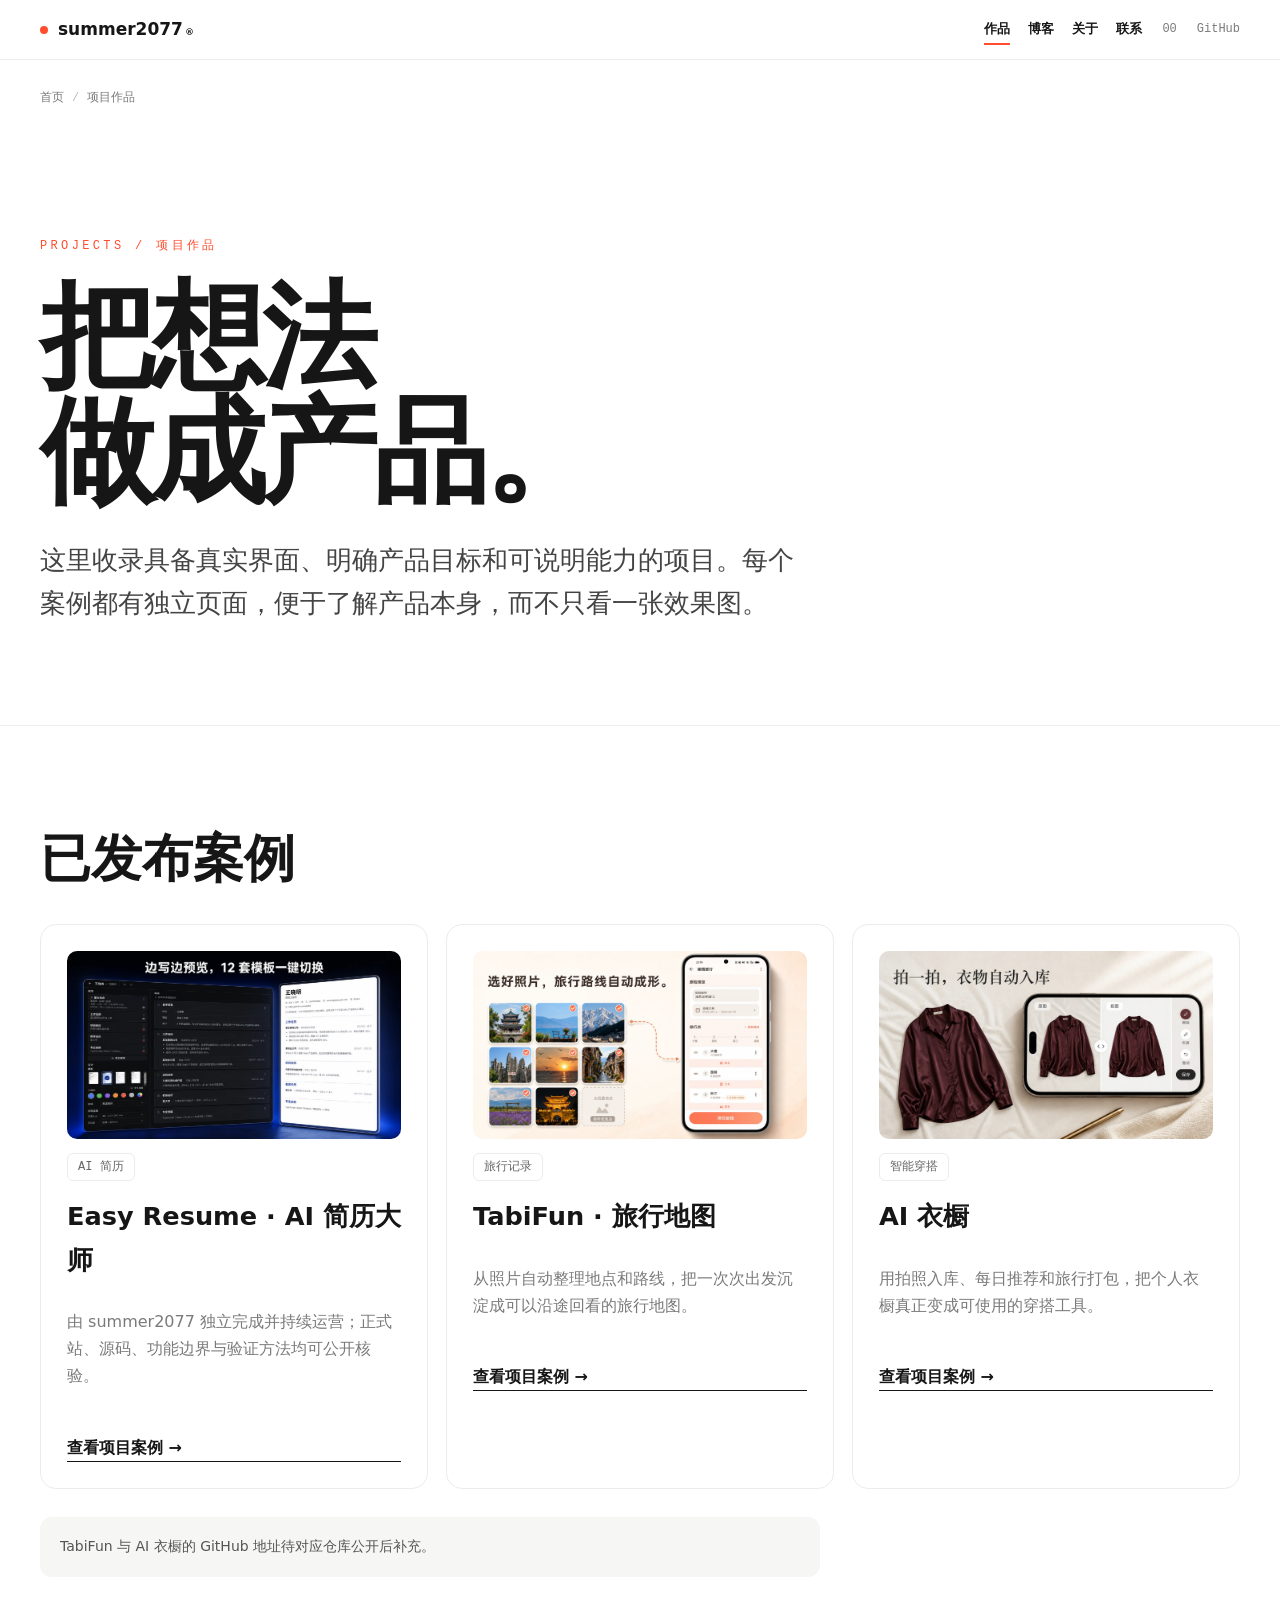
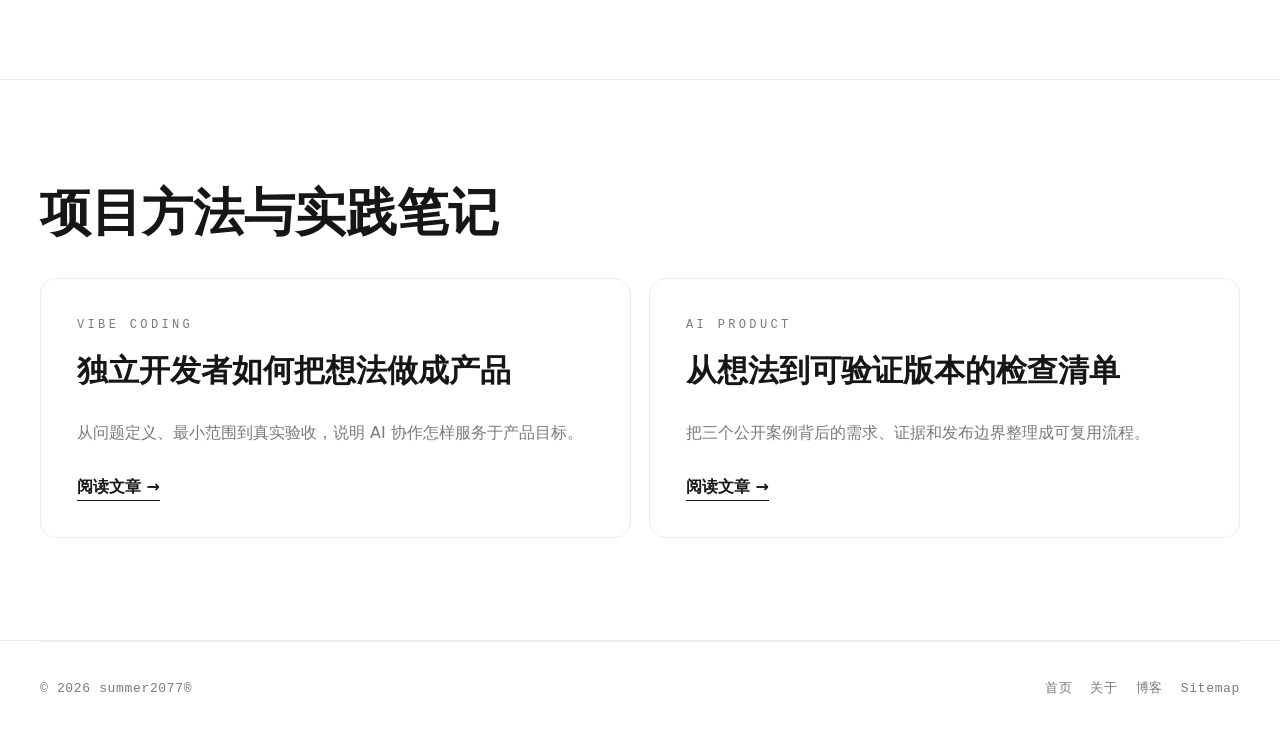
<file: projects/index.html>
<!DOCTYPE html>
<html lang="zh-CN">
<head>
  <meta charset="UTF-8">
  <meta name="viewport" content="width=device-width, initial-scale=1.0">
  <title>项目作品｜summer2077 的 AI 产品与独立开发案例</title>
  <meta name="description" content="查看 summer2077 的 AI 产品与独立开发案例，包括 Easy Resume、TabiFun 旅行地图与 AI 衣橱。">
  <meta name="author" content="summer2077">
  <meta name="robots" content="index,follow,max-image-preview:large,max-snippet:-1,max-video-preview:-1">
  <meta name="theme-color" content="#ff4d2e">
  <link rel="canonical" href="https://summer2077.com/projects/">
  <link rel="icon" href="/assets/favicon.svg" type="image/svg+xml">
  <link rel="manifest" href="/site.webmanifest">
  <meta property="og:locale" content="zh_CN">
  <meta property="og:type" content="website">
  <meta property="og:site_name" content="summer2077">
  <meta property="og:title" content="项目作品｜summer2077">
  <meta property="og:description" content="Easy Resume、TabiFun 旅行地图与 AI 衣橱等 AI 产品设计和独立开发案例。">
  <meta property="og:url" content="https://summer2077.com/projects/">
  <meta property="og:image" content="https://summer2077.com/assets/easy-resume-01.png">
  <meta name="twitter:card" content="summary_large_image">
  <meta name="twitter:title" content="项目作品｜summer2077">
  <meta name="twitter:description" content="Easy Resume、TabiFun 旅行地图与 AI 衣橱项目案例。">
  <meta name="twitter:image" content="https://summer2077.com/assets/easy-resume-01.png">
  <script type="application/ld+json">
  {
    "@context": "https://schema.org",
    "@graph": [
      {
        "@type": "CollectionPage",
        "@id": "https://summer2077.com/projects/#webpage",
        "url": "https://summer2077.com/projects/",
        "name": "summer2077 的项目作品",
        "description": "summer2077 的 AI 产品与独立开发案例集合。",
        "isPartOf": { "@id": "https://summer2077.com/#website" },
        "mainEntity": { "@id": "https://summer2077.com/projects/#list" },
        "dateModified": "2026-08-13"
      },
      {
        "@type": "ItemList",
        "@id": "https://summer2077.com/projects/#list",
        "name": "项目列表",
        "numberOfItems": 3,
        "itemListElement": [
          {
            "@type": "ListItem",
            "position": 1,
            "url": "https://summer2077.com/projects/easy-resume/",
            "name": "Easy Resume · AI 简历大师"
          },
          {
            "@type": "ListItem",
            "position": 2,
            "url": "https://summer2077.com/projects/tabifun/",
            "name": "TabiFun · 旅行地图"
          },
          {
            "@type": "ListItem",
            "position": 3,
            "url": "https://summer2077.com/projects/ai-wardrobe/",
            "name": "AI 衣橱"
          }
        ]
      },
      {
        "@type": "BreadcrumbList",
        "itemListElement": [
          { "@type": "ListItem", "position": 1, "name": "首页", "item": "https://summer2077.com/" },
          { "@type": "ListItem", "position": 2, "name": "项目作品", "item": "https://summer2077.com/projects/" }
        ]
      }
    ]
  }
  </script>
  <link rel="stylesheet" href="/css/style.css?v=20260813-3">
  <script>
  var _hmt = _hmt || [];
  (function() {
    var hm = document.createElement("script");
    hm.src = "https://hm.baidu.com/hm.js?30152a06c6c0e47f34a391e816362e80";
    var s = document.getElementsByTagName("script")[0];
    s.parentNode.insertBefore(hm, s);
  })();
  </script>
</head>
<body>
  <div class="progress" aria-hidden="true"><span id="bar"></span></div>
  <header class="nav">
    <a class="nav-logo" href="/" aria-label="summer2077 首页"><span class="dot"></span>summer2077<sup>®</sup></a>
    <div class="nav-right"><nav class="site-nav" aria-label="主导航"><a href="/projects/" aria-current="page">作品</a><a href="/blog/">博客</a><a href="/about/">关于</a><a href="/#contact">联系</a></nav><span class="progress-value" id="progress-value" aria-hidden="true">00</span><a class="nav-gh" href="https://github.com/Edifier-Ai" target="_blank" rel="me noopener" aria-label="summer2077 的 GitHub">GitHub</a></div>
  </header>

  <main class="page-main">
    <nav class="breadcrumbs" aria-label="面包屑"><ol><li><a href="/">首页</a></li><li aria-current="page">项目作品</li></ol></nav>
    <header class="page-hero reveal">
      <p class="page-eyebrow">PROJECTS / 项目作品</p>
      <h1>把想法<br>做成产品。</h1>
      <p class="page-lede">这里收录具备真实界面、明确产品目标和可说明能力的项目。每个案例都有独立页面，便于了解产品本身，而不只看一张效果图。</p>
    </header>

    <section class="content-section reveal" aria-labelledby="selected-projects">
      <h2 id="selected-projects">已发布案例</h2>
      <div class="card-grid">
        <a class="project-card" href="/projects/easy-resume/">
          <picture><source srcset="/assets/easy-resume-01.webp" type="image/webp"><img src="/assets/easy-resume-01.png" alt="Easy Resume 简历编辑与实时预览界面" width="1672" height="941" loading="lazy" decoding="async"></picture>
          <span class="ptag">AI 简历</span>
          <h3>Easy Resume · AI 简历大师</h3>
          <p>由 summer2077 独立完成并持续运营；正式站、源码、功能边界与验证方法均可公开核验。</p>
          <span class="text-link">查看项目案例 →</span>
        </a>
        <a class="project-card" href="/projects/tabifun/">
          <picture><source srcset="/assets/tabifun-01.webp" type="image/webp"><img src="/assets/tabifun-01.png" alt="TabiFun 从旅行照片自动整理地点与路线" width="1672" height="941" loading="lazy" decoding="async"></picture>
          <span class="ptag">旅行记录</span>
          <h3>TabiFun · 旅行地图</h3>
          <p>从照片自动整理地点和路线，把一次次出发沉淀成可以沿途回看的旅行地图。</p>
          <span class="text-link">查看项目案例 →</span>
        </a>
        <a class="project-card" href="/projects/ai-wardrobe/">
          <picture><source srcset="/assets/ai-wardrobe-01.webp" type="image/webp"><img src="/assets/ai-wardrobe-01.png" alt="AI 衣橱拍照抠图并自动录入衣物" width="1664" height="936" loading="lazy" decoding="async"></picture>
          <span class="ptag">智能穿搭</span>
          <h3>AI 衣橱</h3>
          <p>用拍照入库、每日推荐和旅行打包，把个人衣橱真正变成可使用的穿搭工具。</p>
          <span class="text-link">查看项目案例 →</span>
        </a>
      </div>
      <p class="status-note">TabiFun 与 AI 衣橱的 GitHub 地址待对应仓库公开后补充。</p>
    </section>

    <section class="content-section reveal" aria-labelledby="project-notes">
      <h2 id="project-notes">项目方法与实践笔记</h2>
      <div class="notes-grid">
        <a class="note-card" href="/blog/vibe-coding-from-idea-to-product/"><p class="page-eyebrow">VIBE CODING</p><h3>独立开发者如何把想法做成产品</h3><p>从问题定义、最小范围到真实验收，说明 AI 协作怎样服务于产品目标。</p><span class="text-link">阅读文章 →</span></a>
        <a class="note-card" href="/blog/ai-product-validation-checklist/"><p class="page-eyebrow">AI PRODUCT</p><h3>从想法到可验证版本的检查清单</h3><p>把三个公开案例背后的需求、证据和发布边界整理成可复用流程。</p><span class="text-link">阅读文章 →</span></a>
      </div>
    </section>
  </main>

  <footer><div class="footer-inner"><span>© <span id="year">2026</span> summer2077®</span><nav class="footer-nav" aria-label="页脚导航"><a href="/">首页</a><a href="/about/">关于</a><a href="/blog/">博客</a><a href="/sitemap.xml">Sitemap</a></nav></div></footer>
  <div id="cursor" aria-hidden="true"></div>
  <script src="/js/main.js?v=20260809-17"></script>
</body>
</html>
</file>
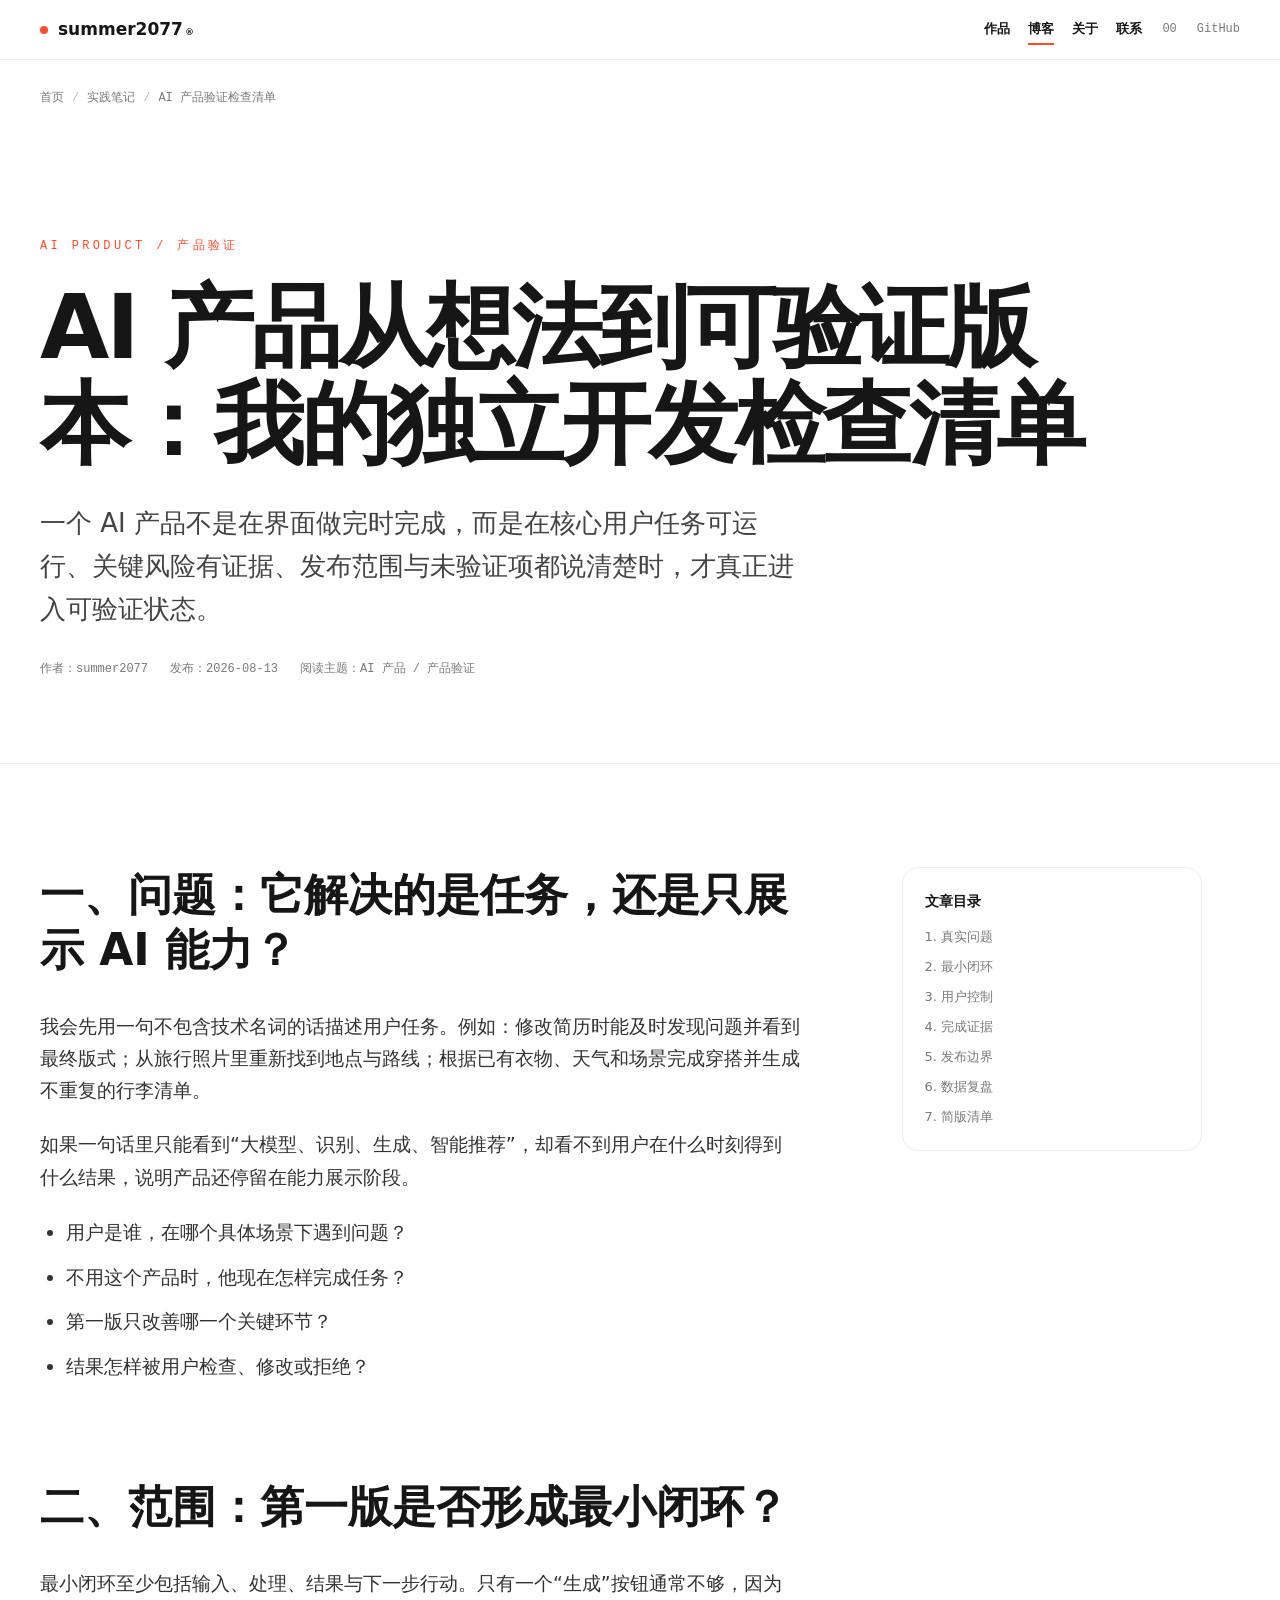
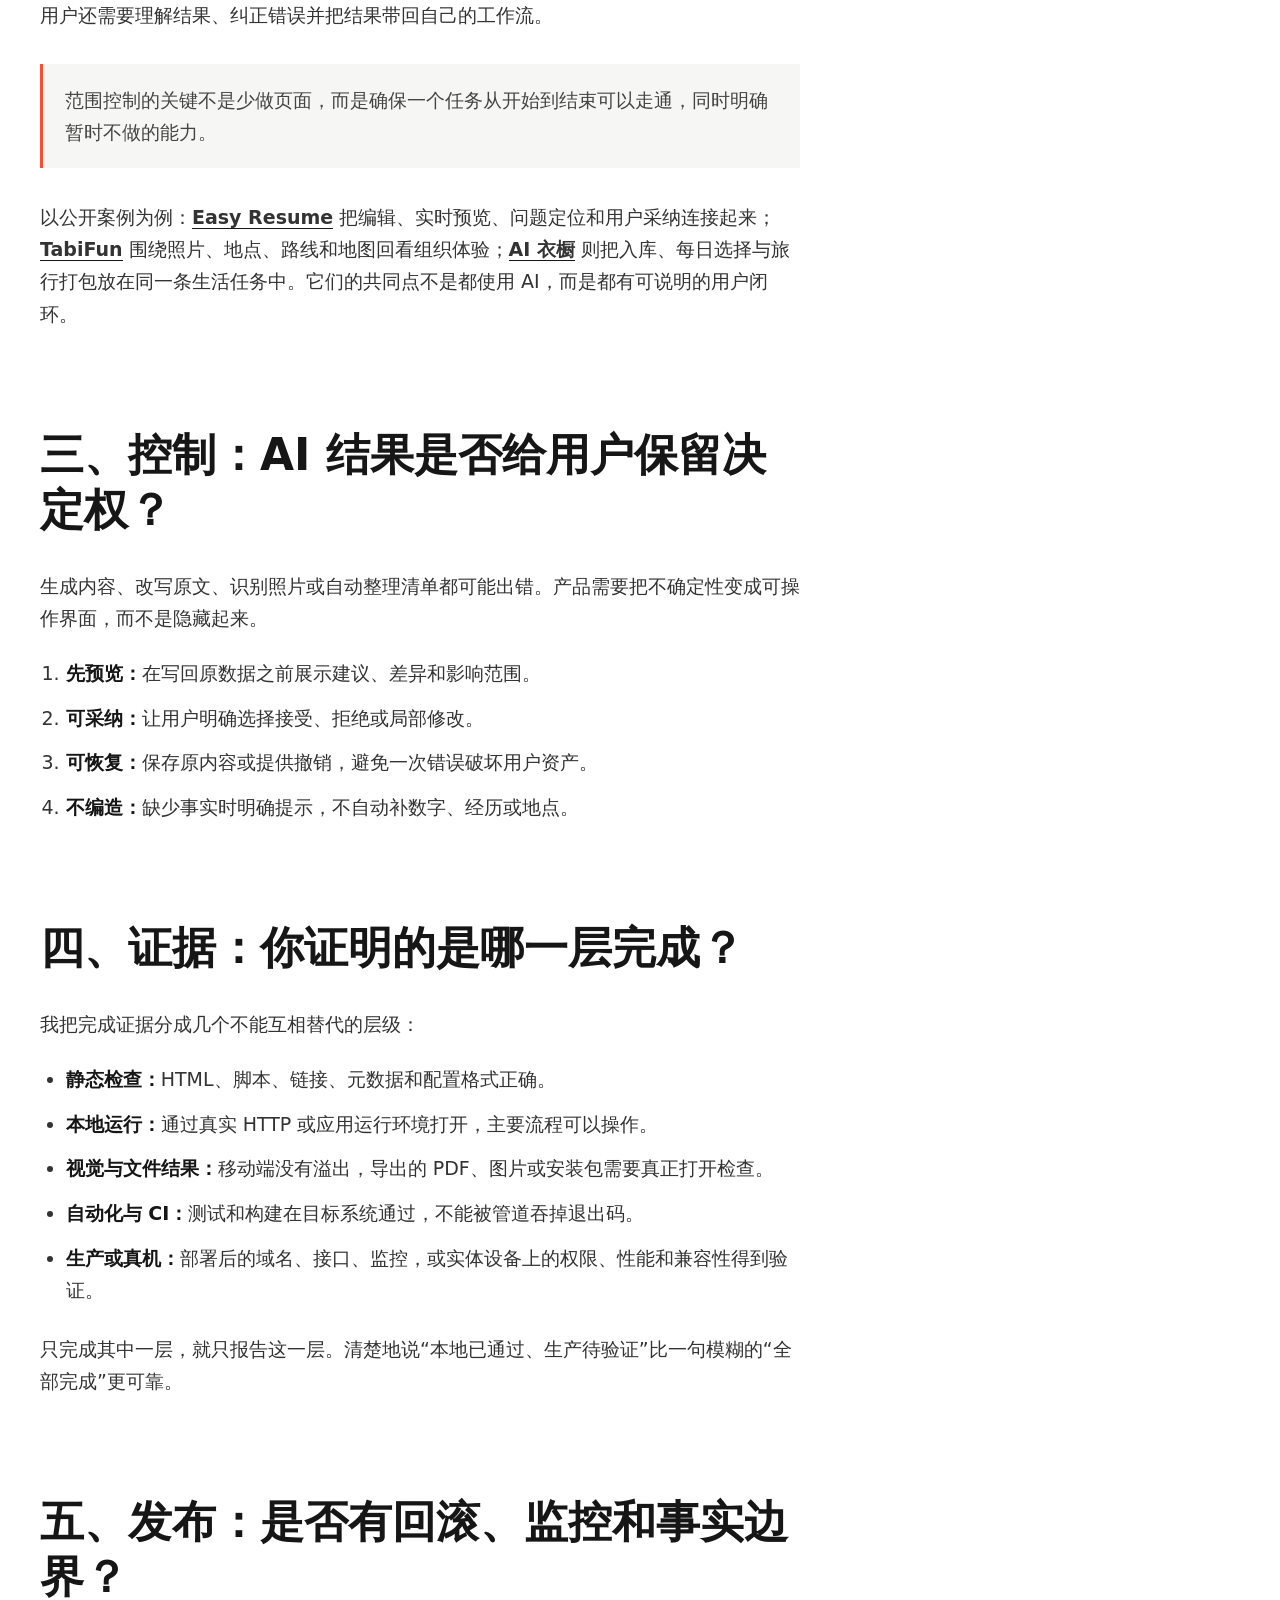
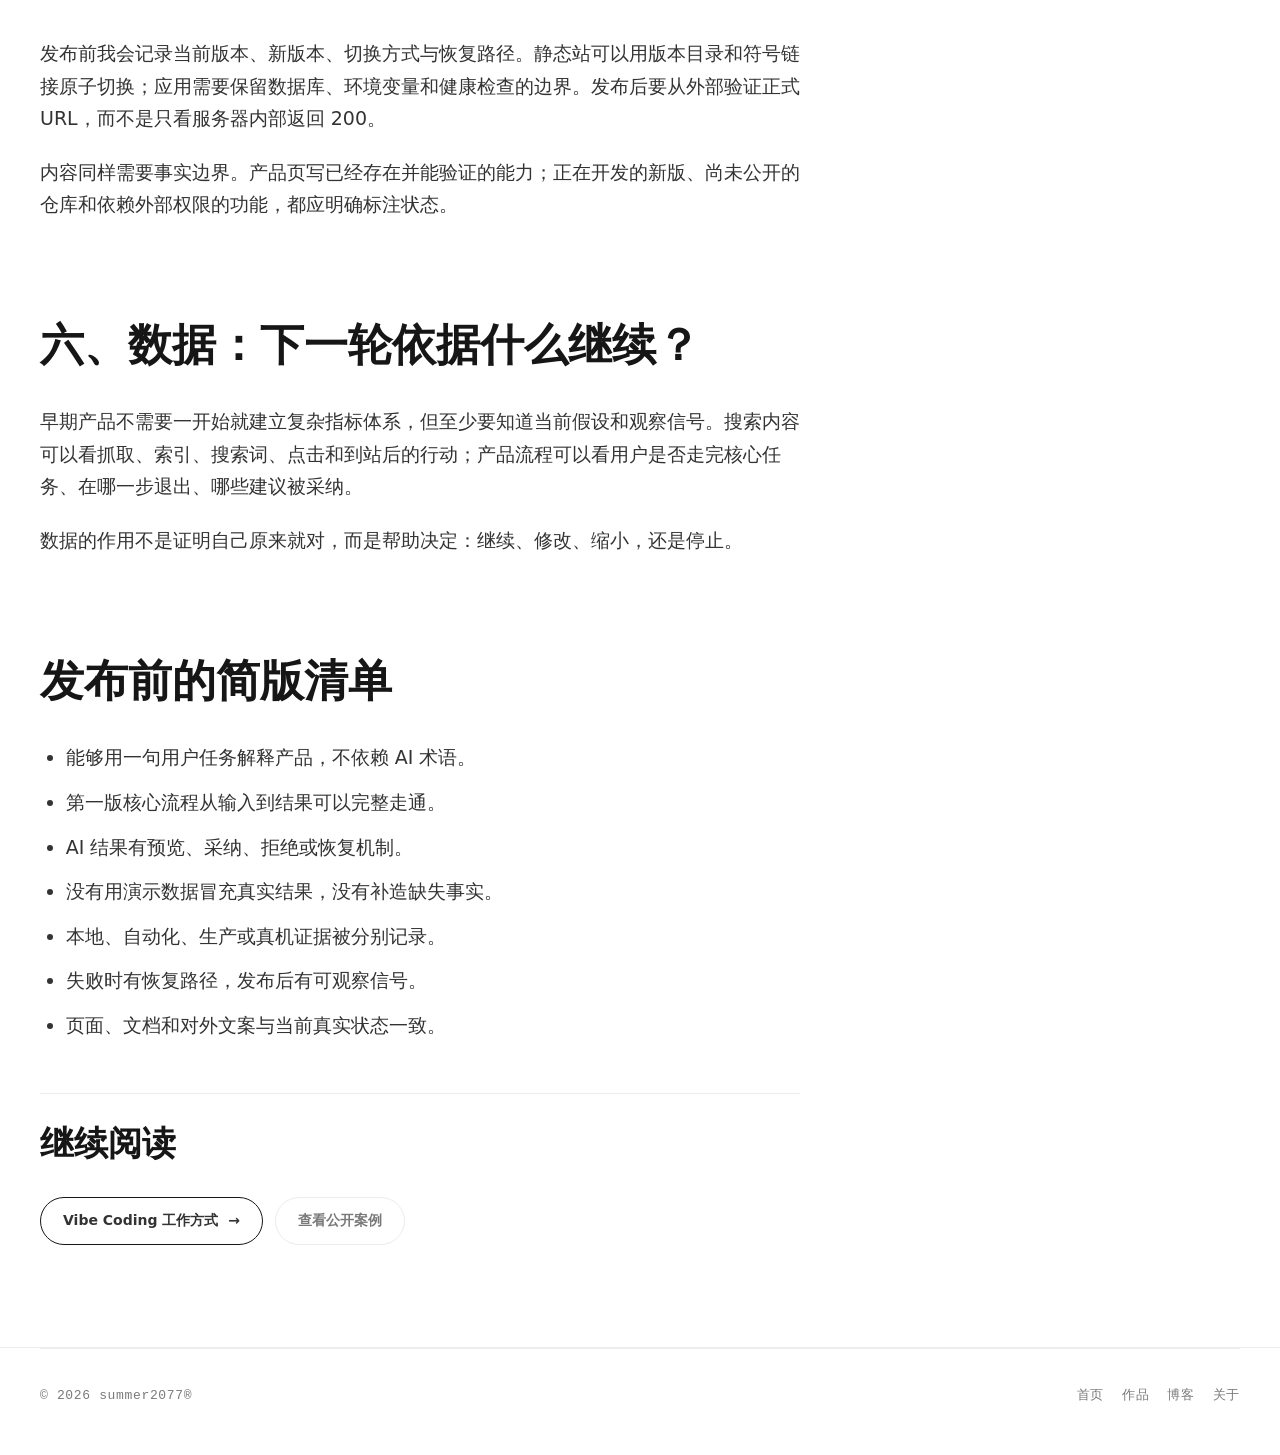
<file: blog/ai-product-validation-checklist/index.html>
<!DOCTYPE html>
<html lang="zh-CN">
<head>
  <meta charset="UTF-8">
  <meta name="viewport" content="width=device-width, initial-scale=1.0">
  <title>AI 产品从想法到可验证版本：我的独立开发检查清单｜summer2077</title>
  <meta name="description" content="一份面向独立开发者的 AI 产品验证清单：从真实问题、最小闭环、采用门槛，到运行时证据、发布边界和数据复盘。">
  <meta name="author" content="summer2077">
  <meta name="robots" content="index,follow,max-image-preview:large,max-snippet:-1,max-video-preview:-1">
  <meta name="theme-color" content="#ff4d2e">
  <link rel="canonical" href="https://summer2077.com/blog/ai-product-validation-checklist/">
  <link rel="icon" href="/assets/favicon.svg" type="image/svg+xml">
  <link rel="manifest" href="/site.webmanifest">
  <meta property="og:locale" content="zh_CN">
  <meta property="og:type" content="article">
  <meta property="og:site_name" content="summer2077">
  <meta property="og:title" content="AI 产品从想法到可验证版本：我的独立开发检查清单">
  <meta property="og:description" content="用用户任务、最小闭环、真实证据和发布边界判断产品是否真的完成。">
  <meta property="og:url" content="https://summer2077.com/blog/ai-product-validation-checklist/">
  <meta property="og:image" content="https://summer2077.com/assets/easy-resume-01.png">
  <meta property="og:image:width" content="1672">
  <meta property="og:image:height" content="941">
  <meta property="og:image:alt" content="Easy Resume 简历编辑器与实时预览界面">
  <meta property="article:published_time" content="2026-08-13">
  <meta property="article:modified_time" content="2026-08-13">
  <meta name="twitter:card" content="summary_large_image">
  <meta name="twitter:title" content="AI 产品从想法到可验证版本：我的独立开发检查清单">
  <meta name="twitter:description" content="一套从问题、范围、证据到发布的独立开发检查清单。">
  <meta name="twitter:image" content="https://summer2077.com/assets/easy-resume-01.png">
  <script type="application/ld+json">
  {
    "@context": "https://schema.org",
    "@graph": [
      {
        "@type": "BlogPosting",
        "@id": "https://summer2077.com/blog/ai-product-validation-checklist/#article",
        "url": "https://summer2077.com/blog/ai-product-validation-checklist/",
        "headline": "AI 产品从想法到可验证版本：我的独立开发检查清单",
        "description": "面向独立开发者的 AI 产品验证清单，覆盖真实问题、最小闭环、采用门槛、运行时证据与发布边界。",
        "datePublished": "2026-08-13",
        "dateModified": "2026-08-13",
        "inLanguage": "zh-CN",
        "author": { "@id": "https://summer2077.com/#person" },
        "publisher": { "@id": "https://summer2077.com/#person" },
        "isPartOf": { "@id": "https://summer2077.com/blog/#webpage" },
        "mainEntityOfPage": { "@id": "https://summer2077.com/blog/ai-product-validation-checklist/#webpage" },
        "image": "https://summer2077.com/assets/easy-resume-01.png",
        "keywords": ["AI 产品", "独立开发", "产品验证", "最小可行产品"]
      },
      {
        "@type": "WebPage",
        "@id": "https://summer2077.com/blog/ai-product-validation-checklist/#webpage",
        "url": "https://summer2077.com/blog/ai-product-validation-checklist/",
        "name": "AI 产品从想法到可验证版本：我的独立开发检查清单",
        "isPartOf": { "@id": "https://summer2077.com/#website" }
      },
      {
        "@type": "BreadcrumbList",
        "itemListElement": [
          { "@type": "ListItem", "position": 1, "name": "首页", "item": "https://summer2077.com/" },
          { "@type": "ListItem", "position": 2, "name": "实践笔记", "item": "https://summer2077.com/blog/" },
          { "@type": "ListItem", "position": 3, "name": "AI 产品验证检查清单", "item": "https://summer2077.com/blog/ai-product-validation-checklist/" }
        ]
      }
    ]
  }
  </script>
  <link rel="stylesheet" href="/css/style.css?v=20260813-3">
  <script>
  var _hmt = _hmt || [];
  (function() {
    var hm = document.createElement("script");
    hm.src = "https://hm.baidu.com/hm.js?30152a06c6c0e47f34a391e816362e80";
    var s = document.getElementsByTagName("script")[0];
    s.parentNode.insertBefore(hm, s);
  })();
  </script>
</head>
<body>
  <div class="progress" aria-hidden="true"><span id="bar"></span></div>
  <header class="nav">
    <a class="nav-logo" href="/" aria-label="summer2077 首页"><span class="dot"></span>summer2077<sup>®</sup></a>
    <div class="nav-right"><nav class="site-nav" aria-label="主导航"><a href="/projects/">作品</a><a href="/blog/" aria-current="page">博客</a><a href="/about/">关于</a><a href="/#contact">联系</a></nav><span class="progress-value" id="progress-value" aria-hidden="true">00</span><a class="nav-gh" href="https://github.com/Edifier-Ai" target="_blank" rel="me noopener" aria-label="summer2077 的 GitHub">GitHub</a></div>
  </header>

  <main class="page-main">
    <nav class="breadcrumbs" aria-label="面包屑"><ol><li><a href="/">首页</a></li><li><a href="/blog/">实践笔记</a></li><li aria-current="page">AI 产品验证检查清单</li></ol></nav>
    <header class="page-hero article-hero reveal">
      <p class="page-eyebrow">AI PRODUCT / 产品验证</p>
      <h1>AI 产品从想法到可验证版本：我的独立开发检查清单</h1>
      <p class="page-lede">一个 AI 产品不是在界面做完时完成，而是在核心用户任务可运行、关键风险有证据、发布范围与未验证项都说清楚时，才真正进入可验证状态。</p>
      <p class="article-meta"><span>作者：summer2077</span><span>发布：2026-08-13</span><span>阅读主题：AI 产品 / 产品验证</span></p>
    </header>

    <article class="content-section article-layout reveal">
      <div class="article-body">
        <h2 id="problem">一、问题：它解决的是任务，还是只展示 AI 能力？</h2>
        <p>我会先用一句不包含技术名词的话描述用户任务。例如：修改简历时能及时发现问题并看到最终版式；从旅行照片里重新找到地点与路线；根据已有衣物、天气和场景完成穿搭并生成不重复的行李清单。</p>
        <p>如果一句话里只能看到“大模型、识别、生成、智能推荐”，却看不到用户在什么时刻得到什么结果，说明产品还停留在能力展示阶段。</p>
        <ul>
          <li>用户是谁，在哪个具体场景下遇到问题？</li>
          <li>不用这个产品时，他现在怎样完成任务？</li>
          <li>第一版只改善哪一个关键环节？</li>
          <li>结果怎样被用户检查、修改或拒绝？</li>
        </ul>

        <h2 id="scope">二、范围：第一版是否形成最小闭环？</h2>
        <p>最小闭环至少包括输入、处理、结果与下一步行动。只有一个“生成”按钮通常不够，因为用户还需要理解结果、纠正错误并把结果带回自己的工作流。</p>
        <div class="article-callout">范围控制的关键不是少做页面，而是确保一个任务从开始到结束可以走通，同时明确暂时不做的能力。</div>
        <p>以公开案例为例：<a href="/projects/easy-resume/">Easy Resume</a> 把编辑、实时预览、问题定位和用户采纳连接起来；<a href="/projects/tabifun/">TabiFun</a> 围绕照片、地点、路线和地图回看组织体验；<a href="/projects/ai-wardrobe/">AI 衣橱</a> 则把入库、每日选择与旅行打包放在同一条生活任务中。它们的共同点不是都使用 AI，而是都有可说明的用户闭环。</p>

        <h2 id="control">三、控制：AI 结果是否给用户保留决定权？</h2>
        <p>生成内容、改写原文、识别照片或自动整理清单都可能出错。产品需要把不确定性变成可操作界面，而不是隐藏起来。</p>
        <ol>
          <li><strong>先预览：</strong>在写回原数据之前展示建议、差异和影响范围。</li>
          <li><strong>可采纳：</strong>让用户明确选择接受、拒绝或局部修改。</li>
          <li><strong>可恢复：</strong>保存原内容或提供撤销，避免一次错误破坏用户资产。</li>
          <li><strong>不编造：</strong>缺少事实时明确提示，不自动补数字、经历或地点。</li>
        </ol>

        <h2 id="evidence">四、证据：你证明的是哪一层完成？</h2>
        <p>我把完成证据分成几个不能互相替代的层级：</p>
        <ul>
          <li><strong>静态检查：</strong>HTML、脚本、链接、元数据和配置格式正确。</li>
          <li><strong>本地运行：</strong>通过真实 HTTP 或应用运行环境打开，主要流程可以操作。</li>
          <li><strong>视觉与文件结果：</strong>移动端没有溢出，导出的 PDF、图片或安装包需要真正打开检查。</li>
          <li><strong>自动化与 CI：</strong>测试和构建在目标系统通过，不能被管道吞掉退出码。</li>
          <li><strong>生产或真机：</strong>部署后的域名、接口、监控，或实体设备上的权限、性能和兼容性得到验证。</li>
        </ul>
        <p>只完成其中一层，就只报告这一层。清楚地说“本地已通过、生产待验证”比一句模糊的“全部完成”更可靠。</p>

        <h2 id="release">五、发布：是否有回滚、监控和事实边界？</h2>
        <p>发布前我会记录当前版本、新版本、切换方式与恢复路径。静态站可以用版本目录和符号链接原子切换；应用需要保留数据库、环境变量和健康检查的边界。发布后要从外部验证正式 URL，而不是只看服务器内部返回 200。</p>
        <p>内容同样需要事实边界。产品页写已经存在并能验证的能力；正在开发的新版、尚未公开的仓库和依赖外部权限的功能，都应明确标注状态。</p>

        <h2 id="measure">六、数据：下一轮依据什么继续？</h2>
        <p>早期产品不需要一开始就建立复杂指标体系，但至少要知道当前假设和观察信号。搜索内容可以看抓取、索引、搜索词、点击和到站后的行动；产品流程可以看用户是否走完核心任务、在哪一步退出、哪些建议被采纳。</p>
        <p>数据的作用不是证明自己原来就对，而是帮助决定：继续、修改、缩小，还是停止。</p>

        <h2 id="checklist">发布前的简版清单</h2>
        <ul>
          <li>能够用一句用户任务解释产品，不依赖 AI 术语。</li>
          <li>第一版核心流程从输入到结果可以完整走通。</li>
          <li>AI 结果有预览、采纳、拒绝或恢复机制。</li>
          <li>没有用演示数据冒充真实结果，没有补造缺失事实。</li>
          <li>本地、自动化、生产或真机证据被分别记录。</li>
          <li>失败时有恢复路径，发布后有可观察信号。</li>
          <li>页面、文档和对外文案与当前真实状态一致。</li>
        </ul>

        <div class="related-notes">
          <h2>继续阅读</h2>
          <div class="page-actions"><a class="go" href="/blog/vibe-coding-from-idea-to-product/">Vibe Coding 工作方式 <span class="arr">→</span></a><a class="go alt" href="/projects/">查看公开案例</a></div>
        </div>
      </div>

      <aside class="article-nav" aria-label="文章目录">
        <strong>文章目录</strong>
        <ol>
          <li><a href="#problem">真实问题</a></li>
          <li><a href="#scope">最小闭环</a></li>
          <li><a href="#control">用户控制</a></li>
          <li><a href="#evidence">完成证据</a></li>
          <li><a href="#release">发布边界</a></li>
          <li><a href="#measure">数据复盘</a></li>
          <li><a href="#checklist">简版清单</a></li>
        </ol>
      </aside>
    </article>
  </main>

  <footer><div class="footer-inner"><span>© <span id="year">2026</span> summer2077®</span><nav class="footer-nav" aria-label="页脚导航"><a href="/">首页</a><a href="/projects/">作品</a><a href="/blog/">博客</a><a href="/about/">关于</a></nav></div></footer>
  <div id="cursor" aria-hidden="true"></div>
  <script src="/js/main.js?v=20260809-17"></script>
</body>
</html>
</file>
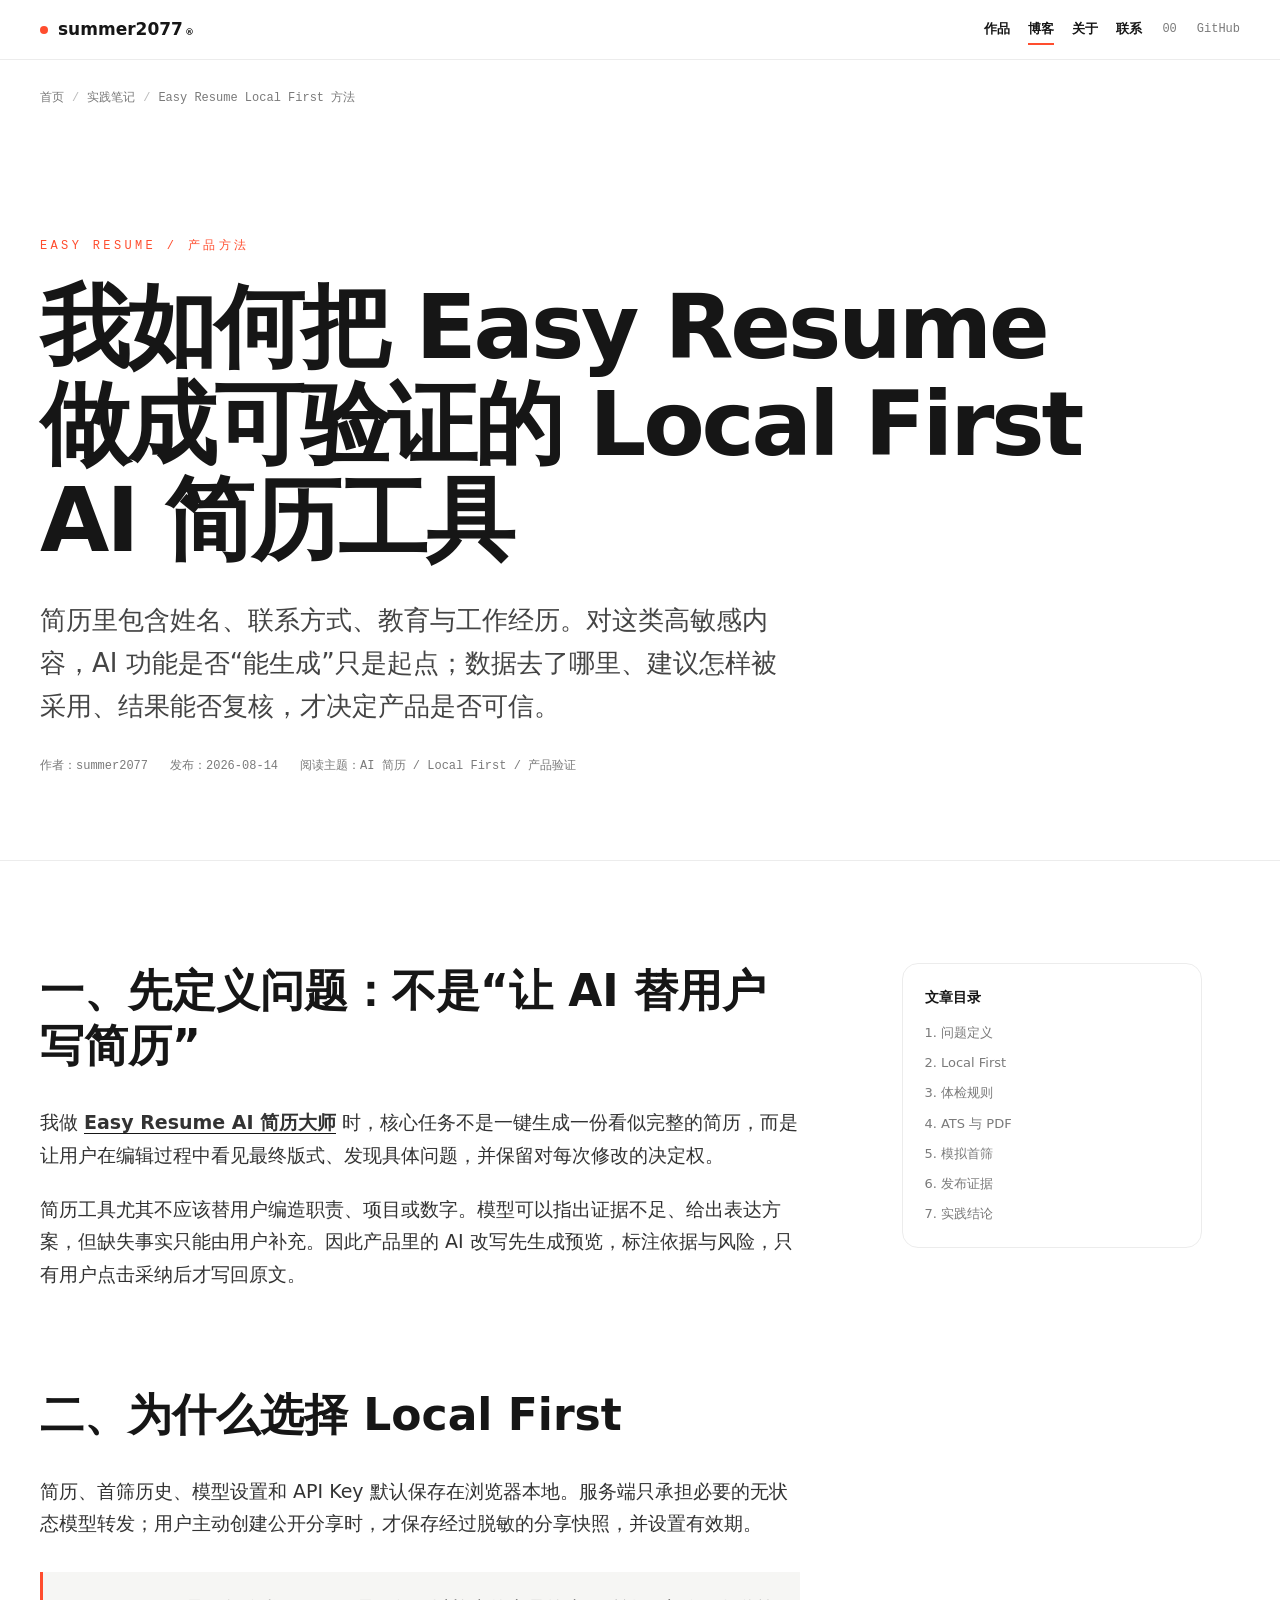
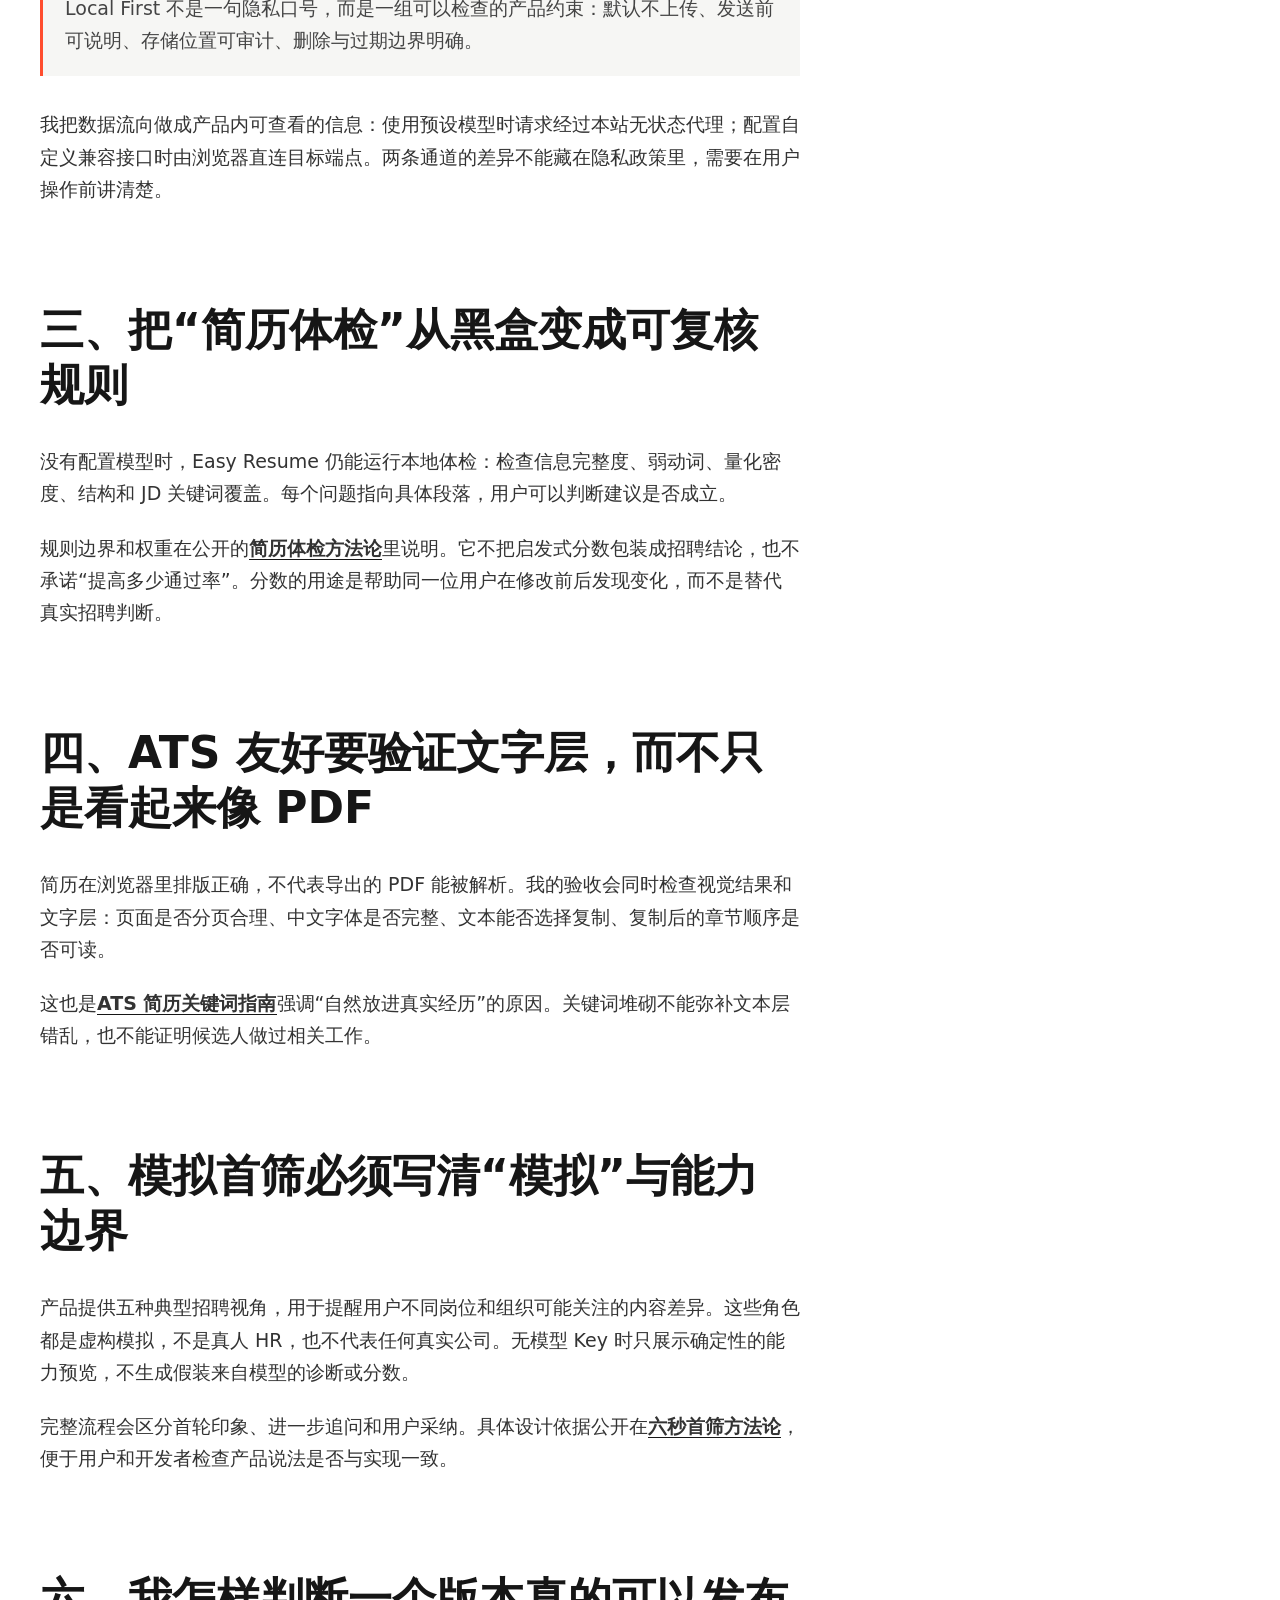
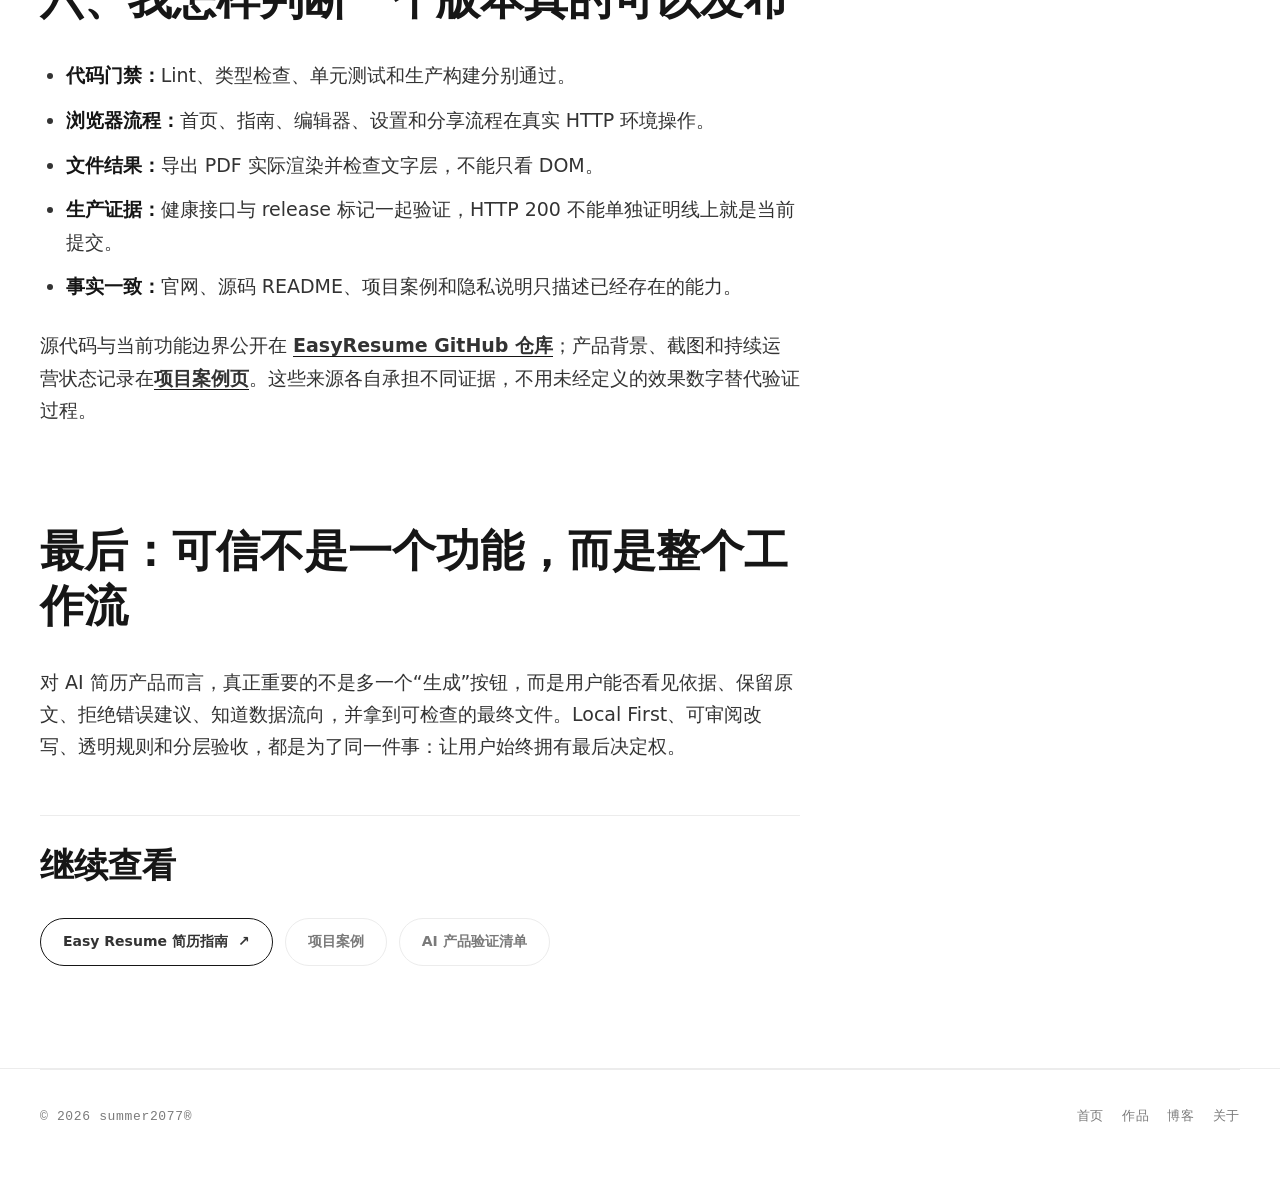
<file: blog/easy-resume-local-first-method/index.html>
<!DOCTYPE html>
<html lang="zh-CN">
<head>
  <meta charset="UTF-8">
  <meta name="viewport" content="width=device-width, initial-scale=1.0">
  <title>我如何把 Easy Resume 做成可验证的 Local First AI 简历工具｜summer2077</title>
  <meta name="description" content="Easy Resume 独立开发实录：为什么选择 Local First，如何处理 AI 建议采纳、规则透明、ATS 文本层、PDF 一致性和生产验证。">
  <meta name="author" content="summer2077">
  <meta name="robots" content="index,follow,max-image-preview:large,max-snippet:-1,max-video-preview:-1">
  <meta name="theme-color" content="#ff4d2e">
  <link rel="canonical" href="https://summer2077.com/blog/easy-resume-local-first-method/">
  <link rel="icon" href="/assets/favicon.svg" type="image/svg+xml">
  <link rel="manifest" href="/site.webmanifest">
  <meta property="og:locale" content="zh_CN">
  <meta property="og:type" content="article">
  <meta property="og:site_name" content="summer2077">
  <meta property="og:title" content="我如何把 Easy Resume 做成可验证的 Local First AI 简历工具">
  <meta property="og:description" content="从数据边界、建议采纳、规则透明到 PDF 与生产验证，记录 Easy Resume 的产品方法。">
  <meta property="og:url" content="https://summer2077.com/blog/easy-resume-local-first-method/">
  <meta property="og:image" content="https://summer2077.com/assets/easy-resume-01.png">
  <meta property="og:image:width" content="1672">
  <meta property="og:image:height" content="941">
  <meta property="og:image:alt" content="Easy Resume 简历编辑器与实时预览界面">
  <meta property="article:published_time" content="2026-08-14">
  <meta property="article:modified_time" content="2026-08-14">
  <meta name="twitter:card" content="summary_large_image">
  <meta name="twitter:title" content="我如何把 Easy Resume 做成可验证的 Local First AI 简历工具">
  <meta name="twitter:description" content="Easy Resume 的数据边界、AI 采纳、规则透明与交付验证实践。">
  <meta name="twitter:image" content="https://summer2077.com/assets/easy-resume-01.png">
  <script type="application/ld+json">
  {
    "@context": "https://schema.org",
    "@graph": [
      {
        "@type": "BlogPosting",
        "@id": "https://summer2077.com/blog/easy-resume-local-first-method/#article",
        "url": "https://summer2077.com/blog/easy-resume-local-first-method/",
        "headline": "我如何把 Easy Resume 做成可验证的 Local First AI 简历工具",
        "description": "Easy Resume 独立开发实录，覆盖 Local First 数据边界、AI 建议采纳、规则透明、ATS 文本层、PDF 一致性与生产验证。",
        "datePublished": "2026-08-14",
        "dateModified": "2026-08-14",
        "inLanguage": "zh-CN",
        "author": { "@id": "https://summer2077.com/#person" },
        "publisher": { "@id": "https://summer2077.com/#person" },
        "isPartOf": { "@id": "https://summer2077.com/blog/#webpage" },
        "mainEntityOfPage": { "@id": "https://summer2077.com/blog/easy-resume-local-first-method/#webpage" },
        "image": "https://summer2077.com/assets/easy-resume-01.png",
        "about": { "@id": "https://summer2077.com/projects/easy-resume/#software" },
        "keywords": ["Easy Resume", "Local First", "AI 简历", "ATS", "独立开发"]
      },
      {
        "@type": "WebPage",
        "@id": "https://summer2077.com/blog/easy-resume-local-first-method/#webpage",
        "url": "https://summer2077.com/blog/easy-resume-local-first-method/",
        "name": "我如何把 Easy Resume 做成可验证的 Local First AI 简历工具",
        "isPartOf": { "@id": "https://summer2077.com/#website" }
      },
      {
        "@type": "BreadcrumbList",
        "itemListElement": [
          { "@type": "ListItem", "position": 1, "name": "首页", "item": "https://summer2077.com/" },
          { "@type": "ListItem", "position": 2, "name": "实践笔记", "item": "https://summer2077.com/blog/" },
          { "@type": "ListItem", "position": 3, "name": "Easy Resume Local First 方法", "item": "https://summer2077.com/blog/easy-resume-local-first-method/" }
        ]
      }
    ]
  }
  </script>
  <link rel="stylesheet" href="/css/style.css?v=20260813-3">
  <script>
  var _hmt = _hmt || [];
  (function() {
    var hm = document.createElement("script");
    hm.src = "https://hm.baidu.com/hm.js?30152a06c6c0e47f34a391e816362e80";
    var s = document.getElementsByTagName("script")[0];
    s.parentNode.insertBefore(hm, s);
  })();
  </script>
</head>
<body>
  <div class="progress" aria-hidden="true"><span id="bar"></span></div>
  <header class="nav">
    <a class="nav-logo" href="/" aria-label="summer2077 首页"><span class="dot"></span>summer2077<sup>®</sup></a>
    <div class="nav-right"><nav class="site-nav" aria-label="主导航"><a href="/projects/">作品</a><a href="/blog/" aria-current="page">博客</a><a href="/about/">关于</a><a href="/#contact">联系</a></nav><span class="progress-value" id="progress-value" aria-hidden="true">00</span><a class="nav-gh" href="https://github.com/Edifier-Ai" target="_blank" rel="me noopener" aria-label="summer2077 的 GitHub">GitHub</a></div>
  </header>

  <main class="page-main">
    <nav class="breadcrumbs" aria-label="面包屑"><ol><li><a href="/">首页</a></li><li><a href="/blog/">实践笔记</a></li><li aria-current="page">Easy Resume Local First 方法</li></ol></nav>
    <header class="page-hero article-hero reveal">
      <p class="page-eyebrow">EASY RESUME / 产品方法</p>
      <h1>我如何把 Easy Resume 做成可验证的 Local First AI 简历工具</h1>
      <p class="page-lede">简历里包含姓名、联系方式、教育与工作经历。对这类高敏感内容，AI 功能是否“能生成”只是起点；数据去了哪里、建议怎样被采用、结果能否复核，才决定产品是否可信。</p>
      <p class="article-meta"><span>作者：summer2077</span><span>发布：2026-08-14</span><span>阅读主题：AI 简历 / Local First / 产品验证</span></p>
    </header>

    <article class="content-section article-layout reveal">
      <div class="article-body">
        <h2 id="problem">一、先定义问题：不是“让 AI 替用户写简历”</h2>
        <p>我做 <a href="https://resume.esaylab.com/">Easy Resume AI 简历大师</a> 时，核心任务不是一键生成一份看似完整的简历，而是让用户在编辑过程中看见最终版式、发现具体问题，并保留对每次修改的决定权。</p>
        <p>简历工具尤其不应该替用户编造职责、项目或数字。模型可以指出证据不足、给出表达方案，但缺失事实只能由用户补充。因此产品里的 AI 改写先生成预览，标注依据与风险，只有用户点击采纳后才写回原文。</p>

        <h2 id="local-first">二、为什么选择 Local First</h2>
        <p>简历、首筛历史、模型设置和 API Key 默认保存在浏览器本地。服务端只承担必要的无状态模型转发；用户主动创建公开分享时，才保存经过脱敏的分享快照，并设置有效期。</p>
        <div class="article-callout">Local First 不是一句隐私口号，而是一组可以检查的产品约束：默认不上传、发送前可说明、存储位置可审计、删除与过期边界明确。</div>
        <p>我把数据流向做成产品内可查看的信息：使用预设模型时请求经过本站无状态代理；配置自定义兼容接口时由浏览器直连目标端点。两条通道的差异不能藏在隐私政策里，需要在用户操作前讲清楚。</p>

        <h2 id="rules">三、把“简历体检”从黑盒变成可复核规则</h2>
        <p>没有配置模型时，Easy Resume 仍能运行本地体检：检查信息完整度、弱动词、量化密度、结构和 JD 关键词覆盖。每个问题指向具体段落，用户可以判断建议是否成立。</p>
        <p>规则边界和权重在公开的<a href="https://resume.esaylab.com/methodology/resume-checkup/">简历体检方法论</a>里说明。它不把启发式分数包装成招聘结论，也不承诺“提高多少通过率”。分数的用途是帮助同一位用户在修改前后发现变化，而不是替代真实招聘判断。</p>

        <h2 id="ats">四、ATS 友好要验证文字层，而不只是看起来像 PDF</h2>
        <p>简历在浏览器里排版正确，不代表导出的 PDF 能被解析。我的验收会同时检查视觉结果和文字层：页面是否分页合理、中文字体是否完整、文本能否选择复制、复制后的章节顺序是否可读。</p>
        <p>这也是<a href="https://resume.esaylab.com/guides/ats-keywords/">ATS 简历关键词指南</a>强调“自然放进真实经历”的原因。关键词堆砌不能弥补文本层错乱，也不能证明候选人做过相关工作。</p>

        <h2 id="screening">五、模拟首筛必须写清“模拟”与能力边界</h2>
        <p>产品提供五种典型招聘视角，用于提醒用户不同岗位和组织可能关注的内容差异。这些角色都是虚构模拟，不是真人 HR，也不代表任何真实公司。无模型 Key 时只展示确定性的能力预览，不生成假装来自模型的诊断或分数。</p>
        <p>完整流程会区分首轮印象、进一步追问和用户采纳。具体设计依据公开在<a href="https://resume.esaylab.com/methodology/six-second-screening/">六秒首筛方法论</a>，便于用户和开发者检查产品说法是否与实现一致。</p>

        <h2 id="evidence">六、我怎样判断一个版本真的可以发布</h2>
        <ul>
          <li><strong>代码门禁：</strong>Lint、类型检查、单元测试和生产构建分别通过。</li>
          <li><strong>浏览器流程：</strong>首页、指南、编辑器、设置和分享流程在真实 HTTP 环境操作。</li>
          <li><strong>文件结果：</strong>导出 PDF 实际渲染并检查文字层，不能只看 DOM。</li>
          <li><strong>生产证据：</strong>健康接口与 release 标记一起验证，HTTP 200 不能单独证明线上就是当前提交。</li>
          <li><strong>事实一致：</strong>官网、源码 README、项目案例和隐私说明只描述已经存在的能力。</li>
        </ul>
        <p>源代码与当前功能边界公开在 <a href="https://github.com/Edifier-Ai/EasyResume">EasyResume GitHub 仓库</a>；产品背景、截图和持续运营状态记录在<a href="/projects/easy-resume/">项目案例页</a>。这些来源各自承担不同证据，不用未经定义的效果数字替代验证过程。</p>

        <h2 id="lesson">最后：可信不是一个功能，而是整个工作流</h2>
        <p>对 AI 简历产品而言，真正重要的不是多一个“生成”按钮，而是用户能否看见依据、保留原文、拒绝错误建议、知道数据流向，并拿到可检查的最终文件。Local First、可审阅改写、透明规则和分层验收，都是为了同一件事：让用户始终拥有最后决定权。</p>

        <div class="related-notes">
          <h2>继续查看</h2>
          <div class="page-actions"><a class="go" href="https://resume.esaylab.com/guides">Easy Resume 简历指南 <span class="arr">↗</span></a><a class="go alt" href="/projects/easy-resume/">项目案例</a><a class="go alt" href="/blog/ai-product-validation-checklist/">AI 产品验证清单</a></div>
        </div>
      </div>

      <aside class="article-nav" aria-label="文章目录">
        <strong>文章目录</strong>
        <ol>
          <li><a href="#problem">问题定义</a></li>
          <li><a href="#local-first">Local First</a></li>
          <li><a href="#rules">体检规则</a></li>
          <li><a href="#ats">ATS 与 PDF</a></li>
          <li><a href="#screening">模拟首筛</a></li>
          <li><a href="#evidence">发布证据</a></li>
          <li><a href="#lesson">实践结论</a></li>
        </ol>
      </aside>
    </article>
  </main>

  <footer><div class="footer-inner"><span>© <span id="year">2026</span> summer2077®</span><nav class="footer-nav" aria-label="页脚导航"><a href="/">首页</a><a href="/projects/">作品</a><a href="/blog/">博客</a><a href="/about/">关于</a></nav></div></footer>
  <div id="cursor" aria-hidden="true"></div>
  <script src="/js/main.js?v=20260809-17"></script>
</body>
</html>
</file>
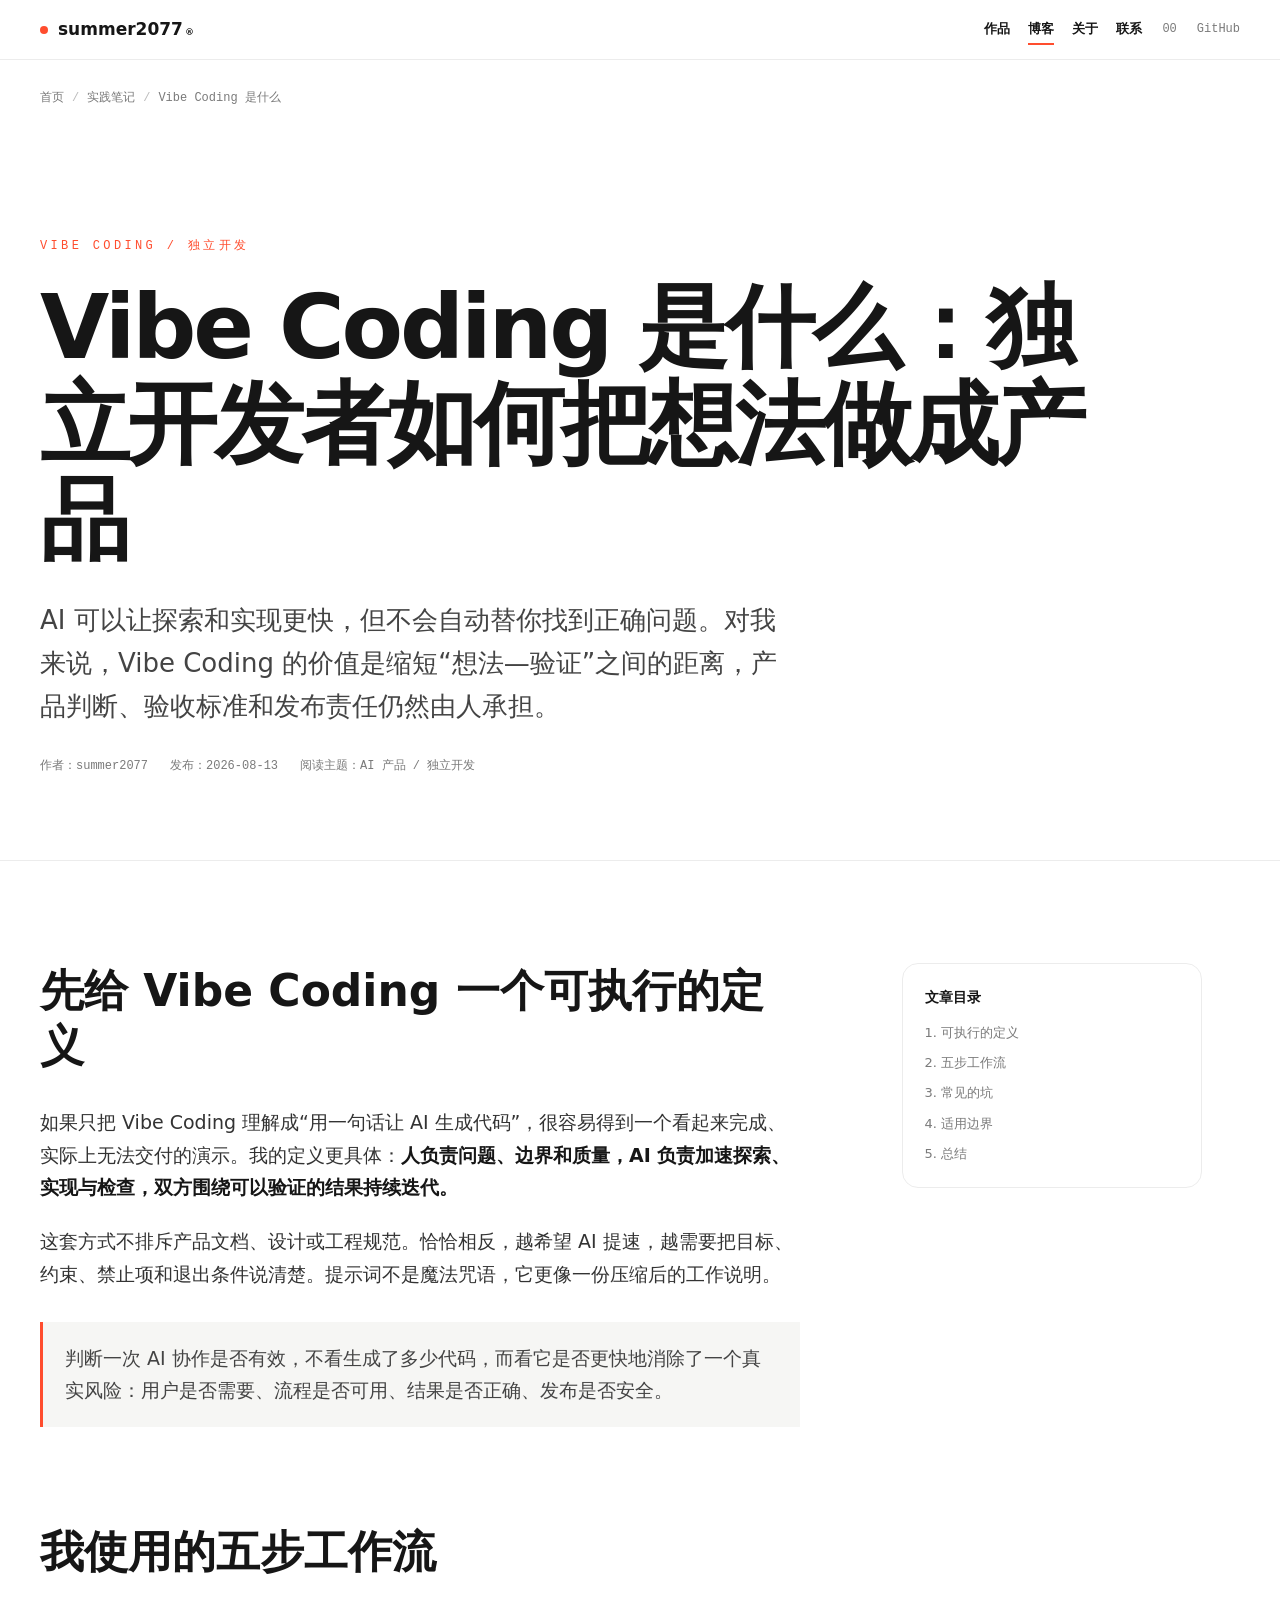
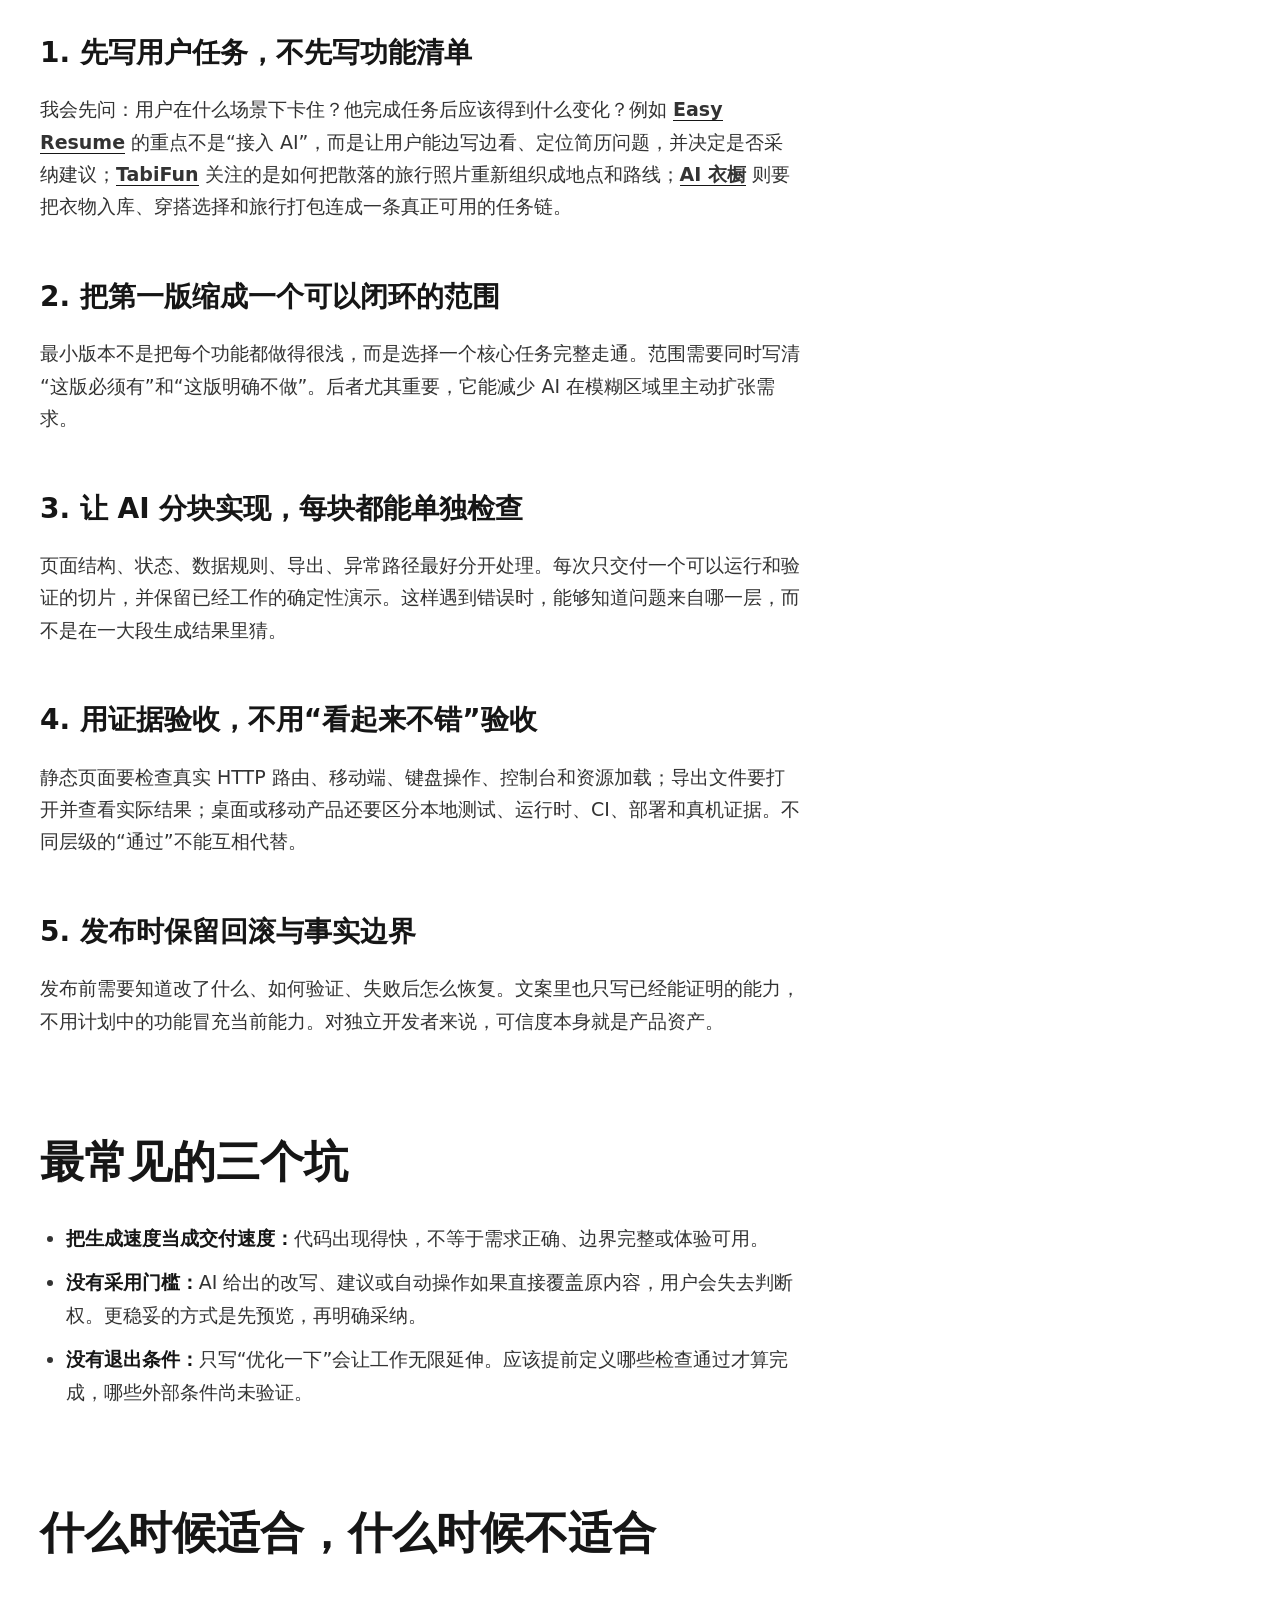
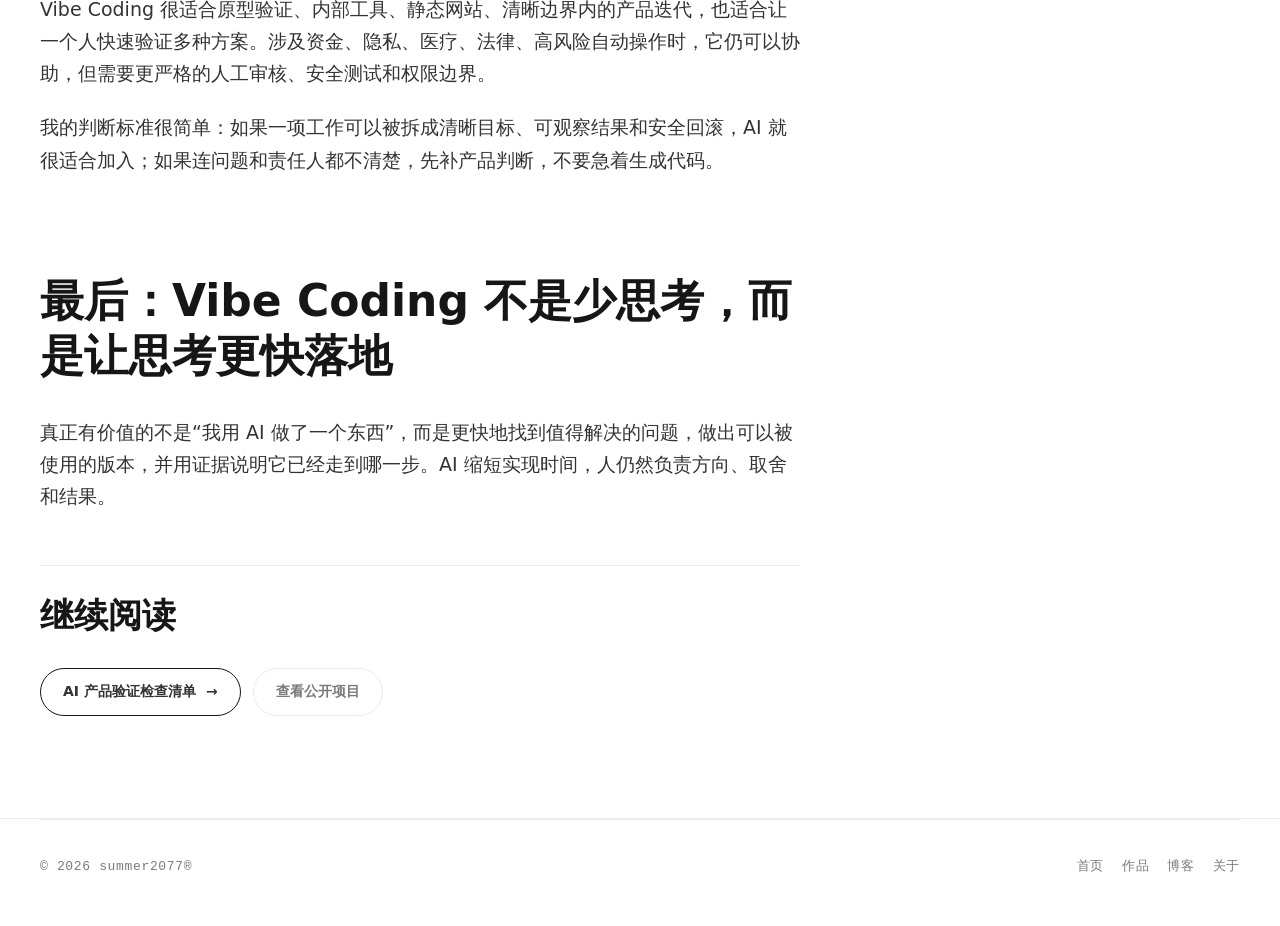
<file: blog/vibe-coding-from-idea-to-product/index.html>
<!DOCTYPE html>
<html lang="zh-CN">
<head>
  <meta charset="UTF-8">
  <meta name="viewport" content="width=device-width, initial-scale=1.0">
  <title>Vibe Coding 是什么：独立开发者如何把想法做成产品｜summer2077</title>
  <meta name="description" content="summer2077 结合独立开发实践，解释 Vibe Coding 如何用于问题定义、最小范围、实现、验证与发布，以及 AI 协作最容易踩的坑。">
  <meta name="author" content="summer2077">
  <meta name="robots" content="index,follow,max-image-preview:large,max-snippet:-1,max-video-preview:-1">
  <meta name="theme-color" content="#ff4d2e">
  <link rel="canonical" href="https://summer2077.com/blog/vibe-coding-from-idea-to-product/">
  <link rel="icon" href="/assets/favicon.svg" type="image/svg+xml">
  <link rel="manifest" href="/site.webmanifest">
  <meta property="og:locale" content="zh_CN">
  <meta property="og:type" content="article">
  <meta property="og:site_name" content="summer2077">
  <meta property="og:title" content="Vibe Coding 是什么：独立开发者如何把想法做成产品">
  <meta property="og:description" content="让 AI 提速，同时把产品判断、验证标准和最终责任留在人手里。">
  <meta property="og:url" content="https://summer2077.com/blog/vibe-coding-from-idea-to-product/">
  <meta property="og:image" content="https://summer2077.com/assets/hero-me-lean-v2.png">
  <meta property="og:image:alt" content="summer2077 靠在字母旁的 Q 版形象">
  <meta property="article:published_time" content="2026-08-13">
  <meta property="article:modified_time" content="2026-08-13">
  <meta name="twitter:card" content="summary_large_image">
  <meta name="twitter:title" content="Vibe Coding 是什么：独立开发者如何把想法做成产品">
  <meta name="twitter:description" content="一套从问题、范围、实现到验收的独立开发工作方式。">
  <meta name="twitter:image" content="https://summer2077.com/assets/hero-me-lean-v2.png">
  <script type="application/ld+json">
  {
    "@context": "https://schema.org",
    "@graph": [
      {
        "@type": "BlogPosting",
        "@id": "https://summer2077.com/blog/vibe-coding-from-idea-to-product/#article",
        "url": "https://summer2077.com/blog/vibe-coding-from-idea-to-product/",
        "headline": "Vibe Coding 是什么：独立开发者如何把想法做成产品",
        "description": "结合独立开发实践，说明 Vibe Coding 如何用于问题定义、范围控制、实现、验证与发布。",
        "datePublished": "2026-08-13",
        "dateModified": "2026-08-13",
        "inLanguage": "zh-CN",
        "author": { "@id": "https://summer2077.com/#person" },
        "publisher": { "@id": "https://summer2077.com/#person" },
        "isPartOf": { "@id": "https://summer2077.com/blog/#webpage" },
        "mainEntityOfPage": { "@id": "https://summer2077.com/blog/vibe-coding-from-idea-to-product/#webpage" },
        "image": "https://summer2077.com/assets/hero-me-lean-v2.png",
        "keywords": ["Vibe Coding", "独立开发", "AI 产品", "AI 编程"]
      },
      {
        "@type": "WebPage",
        "@id": "https://summer2077.com/blog/vibe-coding-from-idea-to-product/#webpage",
        "url": "https://summer2077.com/blog/vibe-coding-from-idea-to-product/",
        "name": "Vibe Coding 是什么：独立开发者如何把想法做成产品",
        "isPartOf": { "@id": "https://summer2077.com/#website" }
      },
      {
        "@type": "BreadcrumbList",
        "itemListElement": [
          { "@type": "ListItem", "position": 1, "name": "首页", "item": "https://summer2077.com/" },
          { "@type": "ListItem", "position": 2, "name": "实践笔记", "item": "https://summer2077.com/blog/" },
          { "@type": "ListItem", "position": 3, "name": "Vibe Coding 是什么", "item": "https://summer2077.com/blog/vibe-coding-from-idea-to-product/" }
        ]
      }
    ]
  }
  </script>
  <link rel="stylesheet" href="/css/style.css?v=20260813-3">
  <script>
  var _hmt = _hmt || [];
  (function() {
    var hm = document.createElement("script");
    hm.src = "https://hm.baidu.com/hm.js?30152a06c6c0e47f34a391e816362e80";
    var s = document.getElementsByTagName("script")[0];
    s.parentNode.insertBefore(hm, s);
  })();
  </script>
</head>
<body>
  <div class="progress" aria-hidden="true"><span id="bar"></span></div>
  <header class="nav">
    <a class="nav-logo" href="/" aria-label="summer2077 首页"><span class="dot"></span>summer2077<sup>®</sup></a>
    <div class="nav-right"><nav class="site-nav" aria-label="主导航"><a href="/projects/">作品</a><a href="/blog/" aria-current="page">博客</a><a href="/about/">关于</a><a href="/#contact">联系</a></nav><span class="progress-value" id="progress-value" aria-hidden="true">00</span><a class="nav-gh" href="https://github.com/Edifier-Ai" target="_blank" rel="me noopener" aria-label="summer2077 的 GitHub">GitHub</a></div>
  </header>

  <main class="page-main">
    <nav class="breadcrumbs" aria-label="面包屑"><ol><li><a href="/">首页</a></li><li><a href="/blog/">实践笔记</a></li><li aria-current="page">Vibe Coding 是什么</li></ol></nav>
    <header class="page-hero article-hero reveal">
      <p class="page-eyebrow">VIBE CODING / 独立开发</p>
      <h1>Vibe Coding 是什么：独立开发者如何把想法做成产品</h1>
      <p class="page-lede">AI 可以让探索和实现更快，但不会自动替你找到正确问题。对我来说，Vibe Coding 的价值是缩短“想法—验证”之间的距离，产品判断、验收标准和发布责任仍然由人承担。</p>
      <p class="article-meta"><span>作者：summer2077</span><span>发布：2026-08-13</span><span>阅读主题：AI 产品 / 独立开发</span></p>
    </header>

    <article class="content-section article-layout reveal">
      <div class="article-body">
        <h2 id="definition">先给 Vibe Coding 一个可执行的定义</h2>
        <p>如果只把 Vibe Coding 理解成“用一句话让 AI 生成代码”，很容易得到一个看起来完成、实际上无法交付的演示。我的定义更具体：<strong>人负责问题、边界和质量，AI 负责加速探索、实现与检查，双方围绕可以验证的结果持续迭代。</strong></p>
        <p>这套方式不排斥产品文档、设计或工程规范。恰恰相反，越希望 AI 提速，越需要把目标、约束、禁止项和退出条件说清楚。提示词不是魔法咒语，它更像一份压缩后的工作说明。</p>
        <div class="article-callout">判断一次 AI 协作是否有效，不看生成了多少代码，而看它是否更快地消除了一个真实风险：用户是否需要、流程是否可用、结果是否正确、发布是否安全。</div>

        <h2 id="workflow">我使用的五步工作流</h2>
        <h3>1. 先写用户任务，不先写功能清单</h3>
        <p>我会先问：用户在什么场景下卡住？他完成任务后应该得到什么变化？例如 <a href="/projects/easy-resume/">Easy Resume</a> 的重点不是“接入 AI”，而是让用户能边写边看、定位简历问题，并决定是否采纳建议；<a href="/projects/tabifun/">TabiFun</a> 关注的是如何把散落的旅行照片重新组织成地点和路线；<a href="/projects/ai-wardrobe/">AI 衣橱</a> 则要把衣物入库、穿搭选择和旅行打包连成一条真正可用的任务链。</p>

        <h3>2. 把第一版缩成一个可以闭环的范围</h3>
        <p>最小版本不是把每个功能都做得很浅，而是选择一个核心任务完整走通。范围需要同时写清“这版必须有”和“这版明确不做”。后者尤其重要，它能减少 AI 在模糊区域里主动扩张需求。</p>

        <h3>3. 让 AI 分块实现，每块都能单独检查</h3>
        <p>页面结构、状态、数据规则、导出、异常路径最好分开处理。每次只交付一个可以运行和验证的切片，并保留已经工作的确定性演示。这样遇到错误时，能够知道问题来自哪一层，而不是在一大段生成结果里猜。</p>

        <h3>4. 用证据验收，不用“看起来不错”验收</h3>
        <p>静态页面要检查真实 HTTP 路由、移动端、键盘操作、控制台和资源加载；导出文件要打开并查看实际结果；桌面或移动产品还要区分本地测试、运行时、CI、部署和真机证据。不同层级的“通过”不能互相代替。</p>

        <h3>5. 发布时保留回滚与事实边界</h3>
        <p>发布前需要知道改了什么、如何验证、失败后怎么恢复。文案里也只写已经能证明的能力，不用计划中的功能冒充当前能力。对独立开发者来说，可信度本身就是产品资产。</p>

        <h2 id="pitfalls">最常见的三个坑</h2>
        <ul>
          <li><strong>把生成速度当成交付速度：</strong>代码出现得快，不等于需求正确、边界完整或体验可用。</li>
          <li><strong>没有采用门槛：</strong>AI 给出的改写、建议或自动操作如果直接覆盖原内容，用户会失去判断权。更稳妥的方式是先预览，再明确采纳。</li>
          <li><strong>没有退出条件：</strong>只写“优化一下”会让工作无限延伸。应该提前定义哪些检查通过才算完成，哪些外部条件尚未验证。</li>
        </ul>

        <h2 id="when-to-use">什么时候适合，什么时候不适合</h2>
        <p>Vibe Coding 很适合原型验证、内部工具、静态网站、清晰边界内的产品迭代，也适合让一个人快速验证多种方案。涉及资金、隐私、医疗、法律、高风险自动操作时，它仍可以协助，但需要更严格的人工审核、安全测试和权限边界。</p>
        <p>我的判断标准很简单：如果一项工作可以被拆成清晰目标、可观察结果和安全回滚，AI 就很适合加入；如果连问题和责任人都不清楚，先补产品判断，不要急着生成代码。</p>

        <h2 id="summary">最后：Vibe Coding 不是少思考，而是让思考更快落地</h2>
        <p>真正有价值的不是“我用 AI 做了一个东西”，而是更快地找到值得解决的问题，做出可以被使用的版本，并用证据说明它已经走到哪一步。AI 缩短实现时间，人仍然负责方向、取舍和结果。</p>

        <div class="related-notes">
          <h2>继续阅读</h2>
          <div class="page-actions"><a class="go" href="/blog/ai-product-validation-checklist/">AI 产品验证检查清单 <span class="arr">→</span></a><a class="go alt" href="/projects/">查看公开项目</a></div>
        </div>
      </div>

      <aside class="article-nav" aria-label="文章目录">
        <strong>文章目录</strong>
        <ol>
          <li><a href="#definition">可执行的定义</a></li>
          <li><a href="#workflow">五步工作流</a></li>
          <li><a href="#pitfalls">常见的坑</a></li>
          <li><a href="#when-to-use">适用边界</a></li>
          <li><a href="#summary">总结</a></li>
        </ol>
      </aside>
    </article>
  </main>

  <footer><div class="footer-inner"><span>© <span id="year">2026</span> summer2077®</span><nav class="footer-nav" aria-label="页脚导航"><a href="/">首页</a><a href="/projects/">作品</a><a href="/blog/">博客</a><a href="/about/">关于</a></nav></div></footer>
  <div id="cursor" aria-hidden="true"></div>
  <script src="/js/main.js?v=20260809-17"></script>
</body>
</html>
</file>
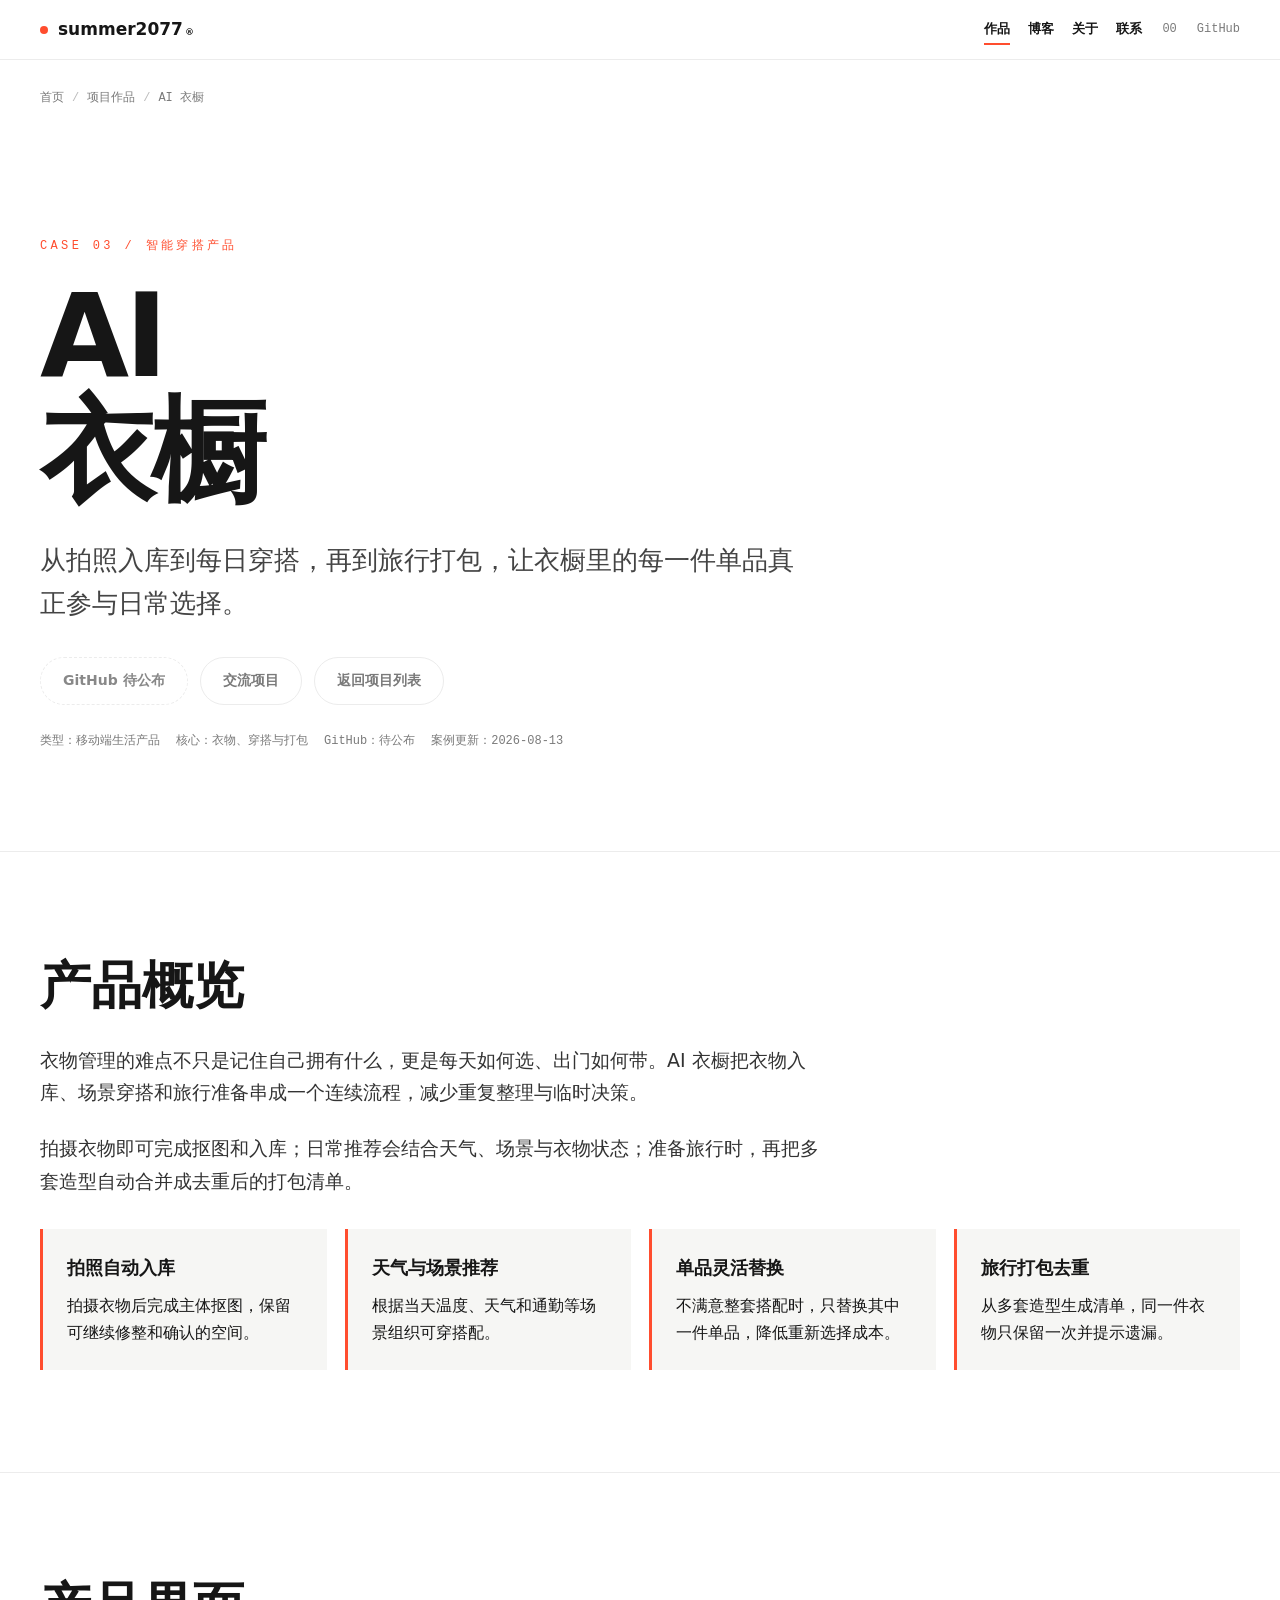
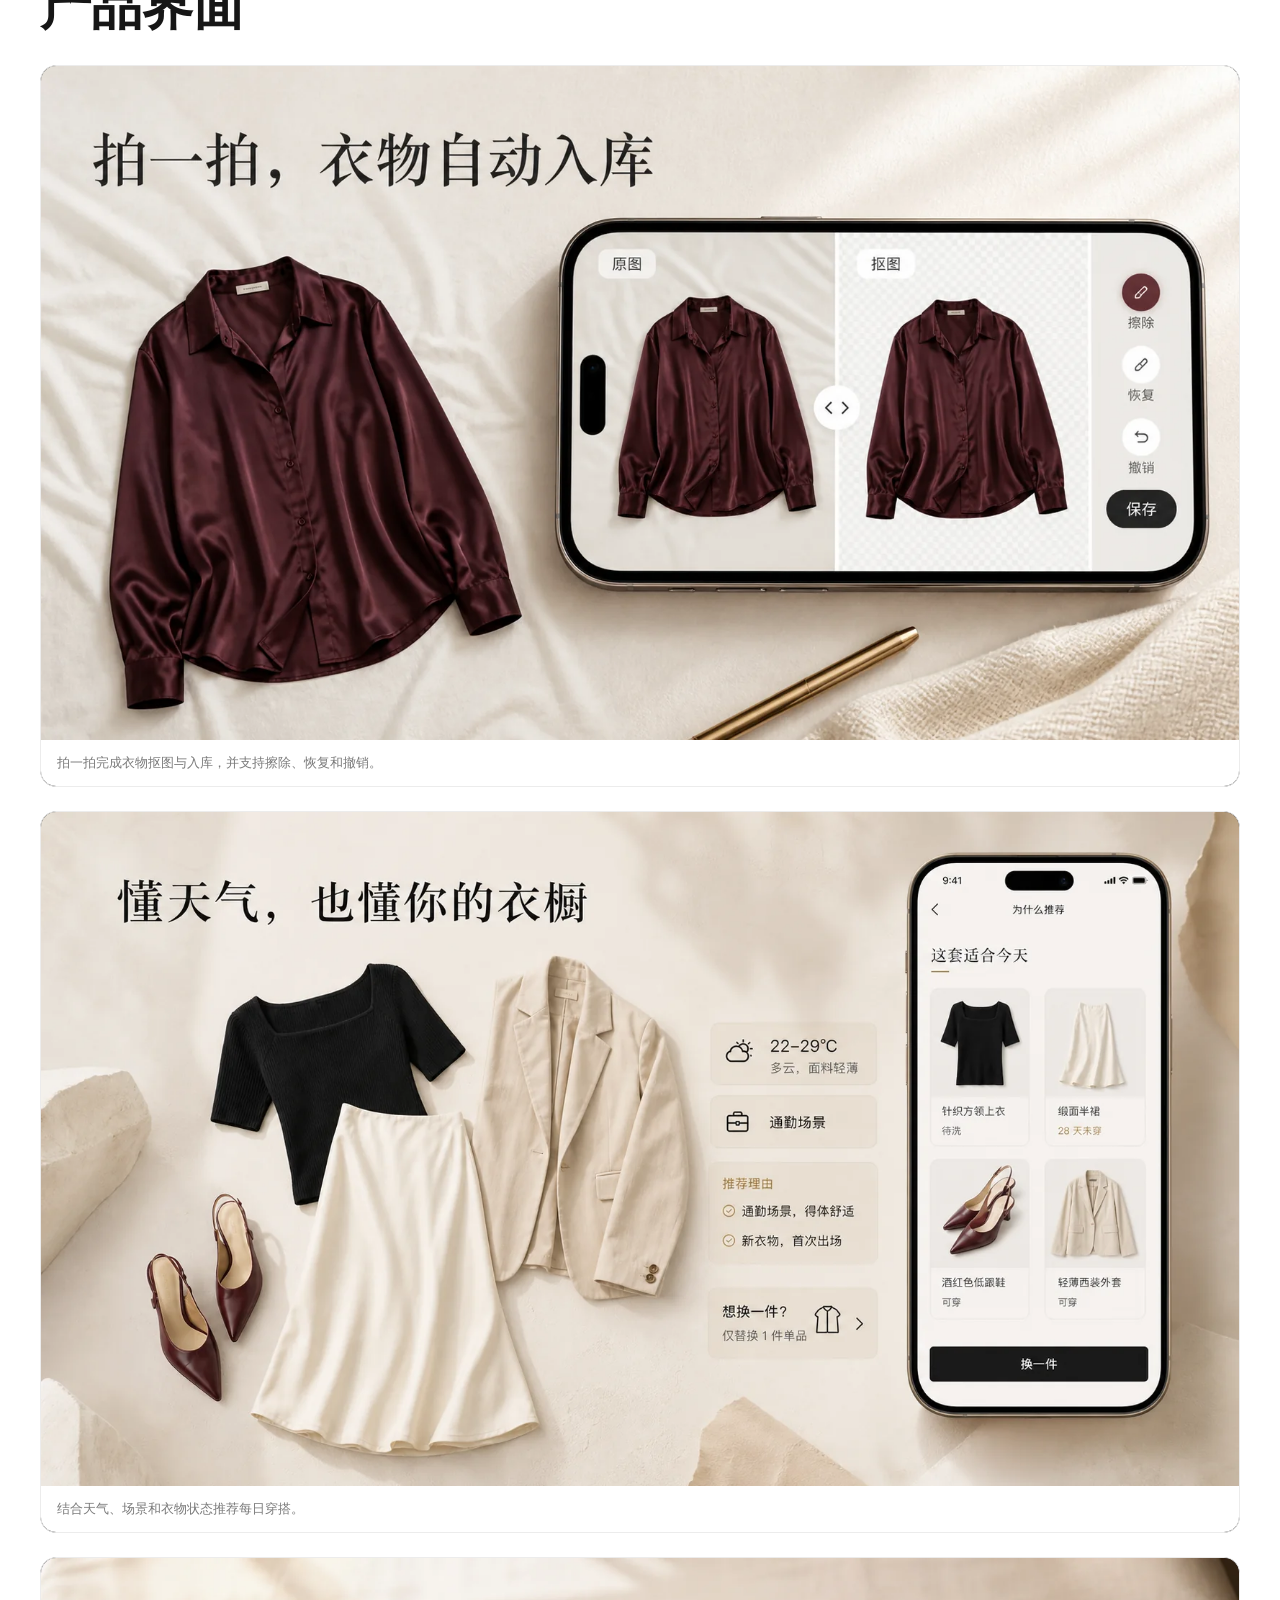
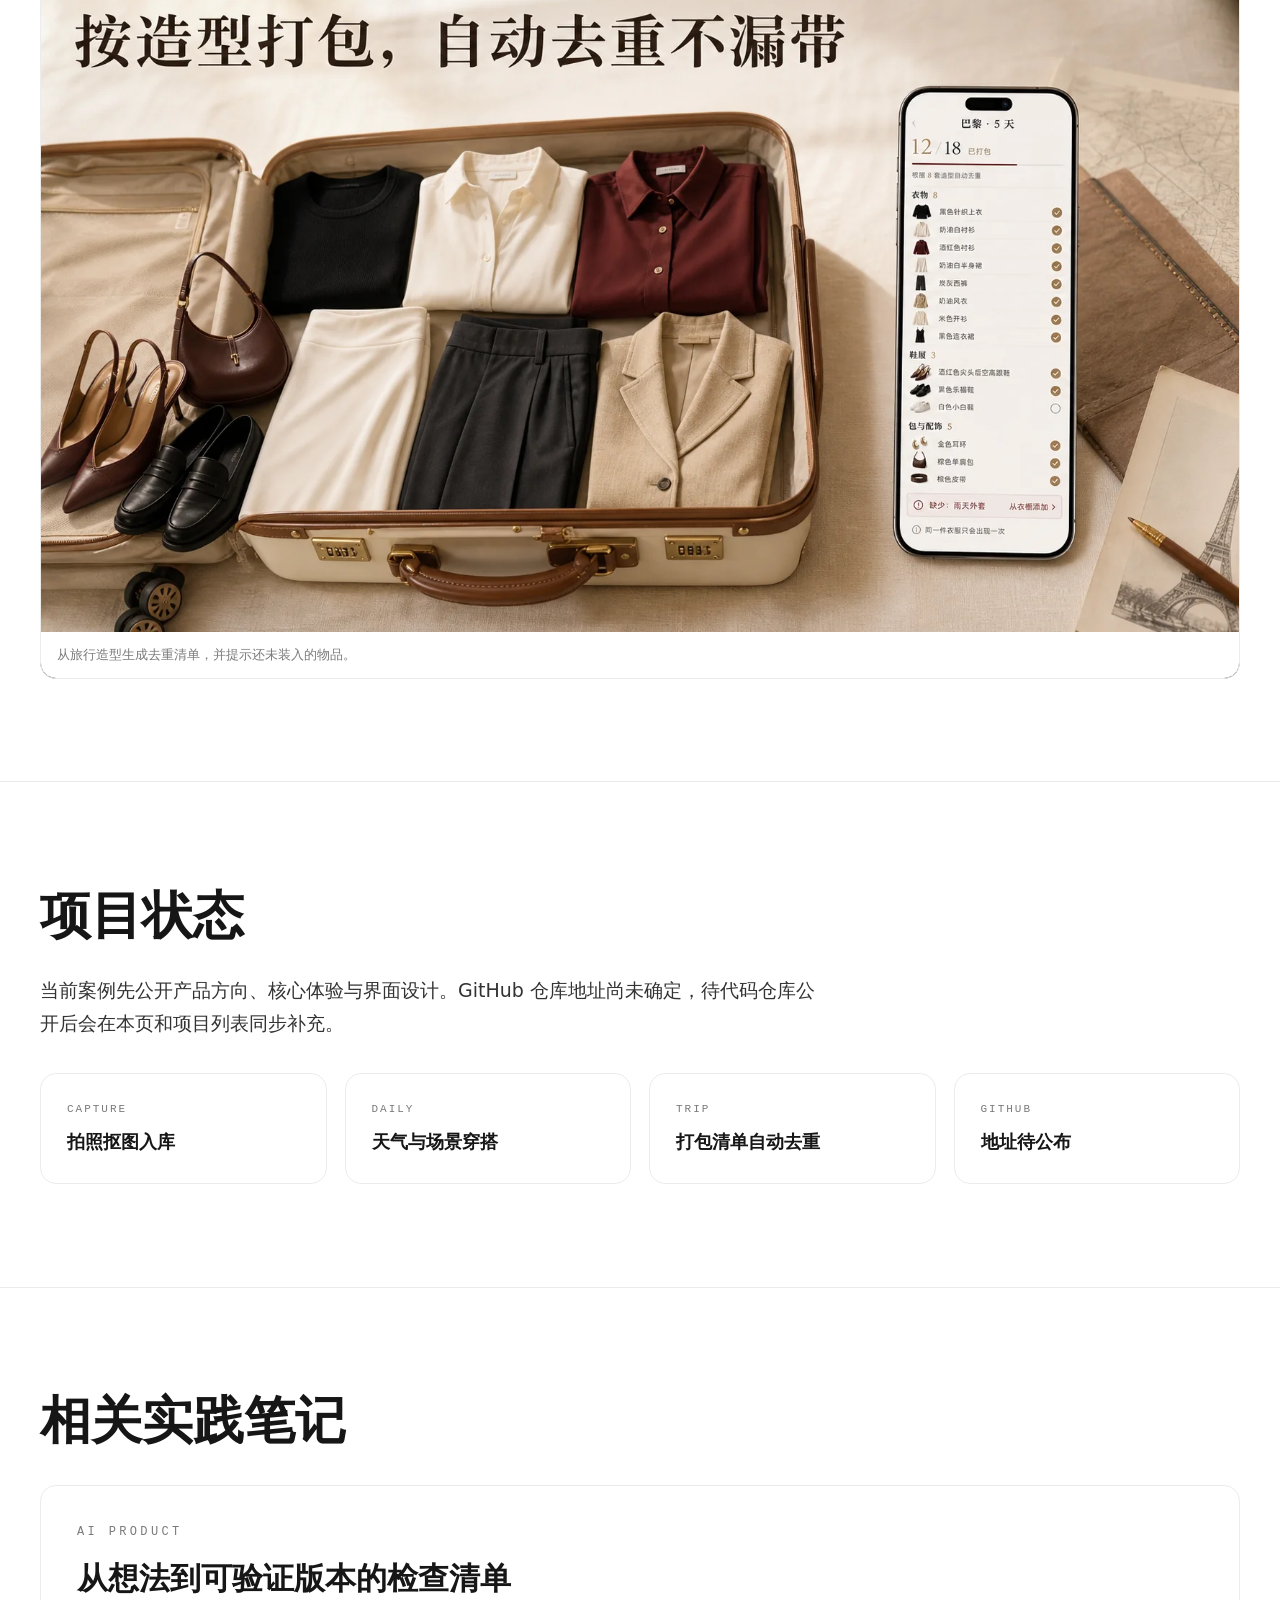
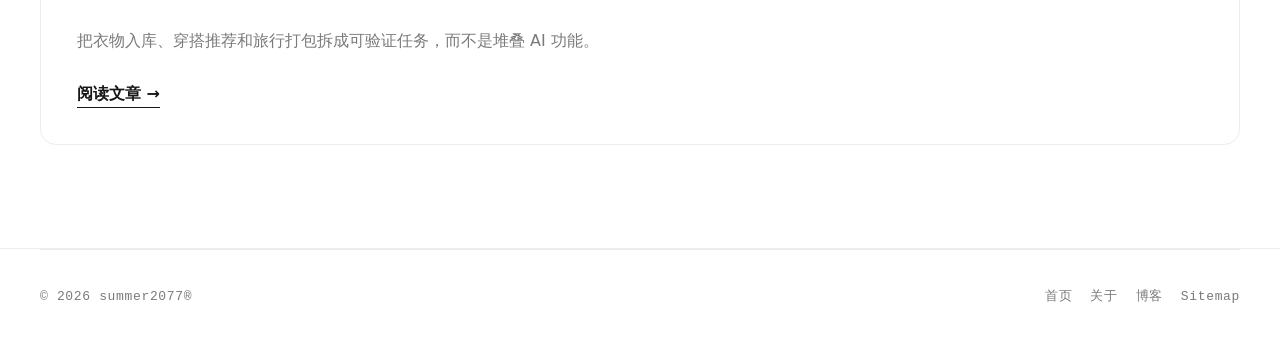
<file: projects/ai-wardrobe/index.html>
<!DOCTYPE html>
<html lang="zh-CN">
<head>
  <meta charset="UTF-8">
  <meta name="viewport" content="width=device-width, initial-scale=1.0">
  <title>AI 衣橱｜summer2077 项目案例</title>
  <meta name="description" content="AI 衣橱通过拍照入库、天气与场景穿搭推荐、旅行打包去重，让个人衣橱真正可使用。">
  <meta name="author" content="summer2077">
  <meta name="robots" content="index,follow,max-image-preview:large,max-snippet:-1,max-video-preview:-1">
  <meta name="theme-color" content="#ff4d2e">
  <link rel="canonical" href="https://summer2077.com/projects/ai-wardrobe/">
  <link rel="icon" href="/assets/favicon.svg" type="image/svg+xml">
  <link rel="manifest" href="/site.webmanifest">
  <meta property="og:locale" content="zh_CN">
  <meta property="og:type" content="article">
  <meta property="og:site_name" content="summer2077">
  <meta property="og:title" content="AI 衣橱">
  <meta property="og:description" content="拍照完成衣物入库，结合天气与场景推荐穿搭，并自动生成旅行打包清单。">
  <meta property="og:url" content="https://summer2077.com/projects/ai-wardrobe/">
  <meta property="og:image" content="https://summer2077.com/assets/ai-wardrobe-01.png">
  <meta property="og:image:width" content="1664">
  <meta property="og:image:height" content="936">
  <meta property="og:image:alt" content="AI 衣橱拍照抠图并自动录入衣物">
  <meta name="twitter:card" content="summary_large_image">
  <meta name="twitter:title" content="AI 衣橱">
  <meta name="twitter:description" content="拍照入库、每日推荐与旅行打包一体化的智能衣橱。">
  <meta name="twitter:image" content="https://summer2077.com/assets/ai-wardrobe-01.png">
  <script type="application/ld+json">
  {
    "@context": "https://schema.org",
    "@graph": [
      {
        "@type": "WebPage",
        "@id": "https://summer2077.com/projects/ai-wardrobe/#webpage",
        "url": "https://summer2077.com/projects/ai-wardrobe/",
        "name": "AI 衣橱",
        "description": "AI 衣橱的衣物入库、每日穿搭推荐与旅行打包体验。",
        "isPartOf": { "@id": "https://summer2077.com/#website" },
        "about": { "@id": "https://summer2077.com/projects/ai-wardrobe/#software" },
        "dateModified": "2026-08-13"
      },
      {
        "@type": "SoftwareApplication",
        "@id": "https://summer2077.com/projects/ai-wardrobe/#software",
        "name": "AI 衣橱",
        "applicationCategory": "LifestyleApplication",
        "operatingSystem": "Mobile",
        "description": "支持衣物拍照入库、按天气与场景推荐穿搭，并生成旅行打包清单的移动端产品。",
        "image": [
          "https://summer2077.com/assets/ai-wardrobe-01.png",
          "https://summer2077.com/assets/ai-wardrobe-02.png",
          "https://summer2077.com/assets/ai-wardrobe-03.png"
        ],
        "creator": { "@id": "https://summer2077.com/#person" }
      },
      {
        "@type": "BreadcrumbList",
        "itemListElement": [
          { "@type": "ListItem", "position": 1, "name": "首页", "item": "https://summer2077.com/" },
          { "@type": "ListItem", "position": 2, "name": "项目作品", "item": "https://summer2077.com/projects/" },
          { "@type": "ListItem", "position": 3, "name": "AI 衣橱", "item": "https://summer2077.com/projects/ai-wardrobe/" }
        ]
      }
    ]
  }
  </script>
  <link rel="stylesheet" href="/css/style.css?v=20260813-3">
  <script>
  var _hmt = _hmt || [];
  (function() {
    var hm = document.createElement("script");
    hm.src = "https://hm.baidu.com/hm.js?30152a06c6c0e47f34a391e816362e80";
    var s = document.getElementsByTagName("script")[0];
    s.parentNode.insertBefore(hm, s);
  })();
  </script>
</head>
<body>
  <div class="progress" aria-hidden="true"><span id="bar"></span></div>
  <header class="nav">
    <a class="nav-logo" href="/" aria-label="summer2077 首页"><span class="dot"></span>summer2077<sup>®</sup></a>
    <div class="nav-right"><nav class="site-nav" aria-label="主导航"><a href="/projects/" aria-current="page">作品</a><a href="/blog/">博客</a><a href="/about/">关于</a><a href="/#contact">联系</a></nav><span class="progress-value" id="progress-value" aria-hidden="true">00</span><a class="nav-gh" href="https://github.com/Edifier-Ai" target="_blank" rel="me noopener" aria-label="summer2077 的 GitHub">GitHub</a></div>
  </header>

  <main class="page-main">
    <nav class="breadcrumbs" aria-label="面包屑"><ol><li><a href="/">首页</a></li><li><a href="/projects/">项目作品</a></li><li aria-current="page">AI 衣橱</li></ol></nav>
    <header class="page-hero reveal">
      <p class="page-eyebrow">CASE 03 / 智能穿搭产品</p>
      <h1>AI<br>衣橱</h1>
      <p class="page-lede">从拍照入库到每日穿搭，再到旅行打包，让衣橱里的每一件单品真正参与日常选择。</p>
      <div class="page-actions"><span class="go alt pending" aria-label="AI 衣橱 GitHub 地址待公布">GitHub 待公布</span><a class="go alt" href="mailto:summer0420@vip.qq.com?subject=AI%20衣橱项目交流">交流项目</a><a class="go alt" href="/projects/">返回项目列表</a></div>
      <p class="meta-row"><span>类型：移动端生活产品</span><span>核心：衣物、穿搭与打包</span><span>GitHub：待公布</span><span>案例更新：2026-08-13</span></p>
    </header>

    <section class="content-section reveal" aria-labelledby="overview">
      <h2 id="overview">产品概览</h2>
      <div class="prose">
        <p>衣物管理的难点不只是记住自己拥有什么，更是每天如何选、出门如何带。AI 衣橱把衣物入库、场景穿搭和旅行准备串成一个连续流程，减少重复整理与临时决策。</p>
        <p>拍摄衣物即可完成抠图和入库；日常推荐会结合天气、场景与衣物状态；准备旅行时，再把多套造型自动合并成去重后的打包清单。</p>
      </div>
      <ul class="feature-list">
        <li><strong>拍照自动入库</strong>拍摄衣物后完成主体抠图，保留可继续修整和确认的空间。</li>
        <li><strong>天气与场景推荐</strong>根据当天温度、天气和通勤等场景组织可穿搭配。</li>
        <li><strong>单品灵活替换</strong>不满意整套搭配时，只替换其中一件单品，降低重新选择成本。</li>
        <li><strong>旅行打包去重</strong>从多套造型生成清单，同一件衣物只保留一次并提示遗漏。</li>
      </ul>
    </section>

    <section class="content-section reveal" aria-labelledby="screens">
      <h2 id="screens">产品界面</h2>
      <div class="project-gallery">
        <figure><picture><source srcset="/assets/ai-wardrobe-01.webp" type="image/webp"><img src="/assets/ai-wardrobe-01.png" alt="AI 衣橱衣物原图与自动抠图效果对比界面" width="1664" height="936" loading="lazy" decoding="async"></picture><figcaption>拍一拍完成衣物抠图与入库，并支持擦除、恢复和撤销。</figcaption></figure>
        <figure><picture><source srcset="/assets/ai-wardrobe-02.webp" type="image/webp"><img src="/assets/ai-wardrobe-02.png" alt="AI 衣橱根据天气与通勤场景推荐穿搭的界面" width="1664" height="936" loading="lazy" decoding="async"></picture><figcaption>结合天气、场景和衣物状态推荐每日穿搭。</figcaption></figure>
        <figure><picture><source srcset="/assets/ai-wardrobe-03.webp" type="image/webp"><img src="/assets/ai-wardrobe-03.png" alt="AI 衣橱生成旅行打包清单并自动去重的界面" width="1664" height="936" loading="lazy" decoding="async"></picture><figcaption>从旅行造型生成去重清单，并提示还未装入的物品。</figcaption></figure>
      </div>
    </section>

    <section class="content-section reveal" aria-labelledby="project-status">
      <h2 id="project-status">项目状态</h2>
      <div class="prose">
        <p>当前案例先公开产品方向、核心体验与界面设计。GitHub 仓库地址尚未确定，待代码仓库公开后会在本页和项目列表同步补充。</p>
      </div>
      <dl class="facts-grid">
        <div class="fact-card"><dt>CAPTURE</dt><dd>拍照抠图入库</dd></div>
        <div class="fact-card"><dt>DAILY</dt><dd>天气与场景穿搭</dd></div>
        <div class="fact-card"><dt>TRIP</dt><dd>打包清单自动去重</dd></div>
        <div class="fact-card"><dt>GITHUB</dt><dd>地址待公布</dd></div>
      </dl>
    </section>

    <section class="content-section reveal" aria-labelledby="related-notes">
      <h2 id="related-notes">相关实践笔记</h2>
      <div class="notes-grid"><a class="note-card" href="/blog/ai-product-validation-checklist/"><p class="page-eyebrow">AI PRODUCT</p><h3>从想法到可验证版本的检查清单</h3><p>把衣物入库、穿搭推荐和旅行打包拆成可验证任务，而不是堆叠 AI 功能。</p><span class="text-link">阅读文章 →</span></a></div>
    </section>
  </main>

  <footer><div class="footer-inner"><span>© <span id="year">2026</span> summer2077®</span><nav class="footer-nav" aria-label="页脚导航"><a href="/">首页</a><a href="/about/">关于</a><a href="/blog/">博客</a><a href="/sitemap.xml">Sitemap</a></nav></div></footer>
  <div id="cursor" aria-hidden="true"></div>
  <script src="/js/main.js?v=20260809-17"></script>
</body>
</html>
</file>
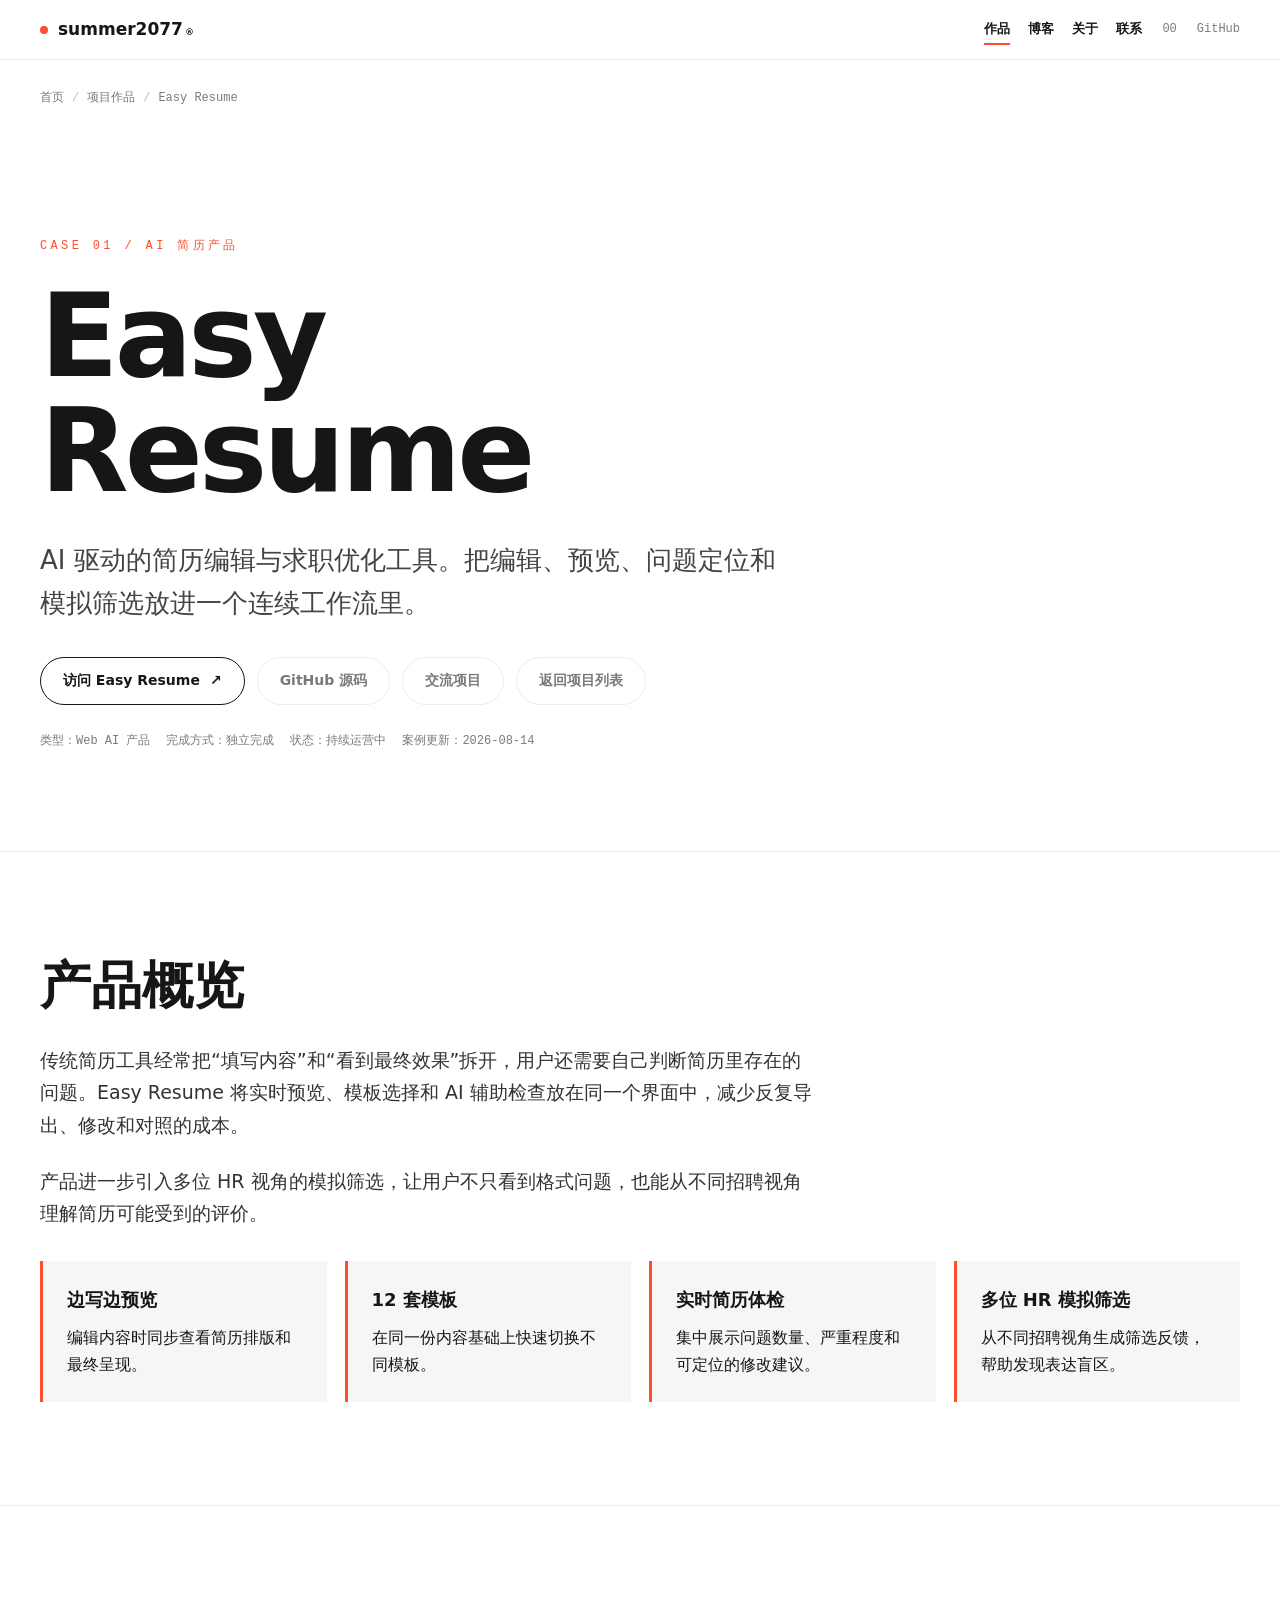
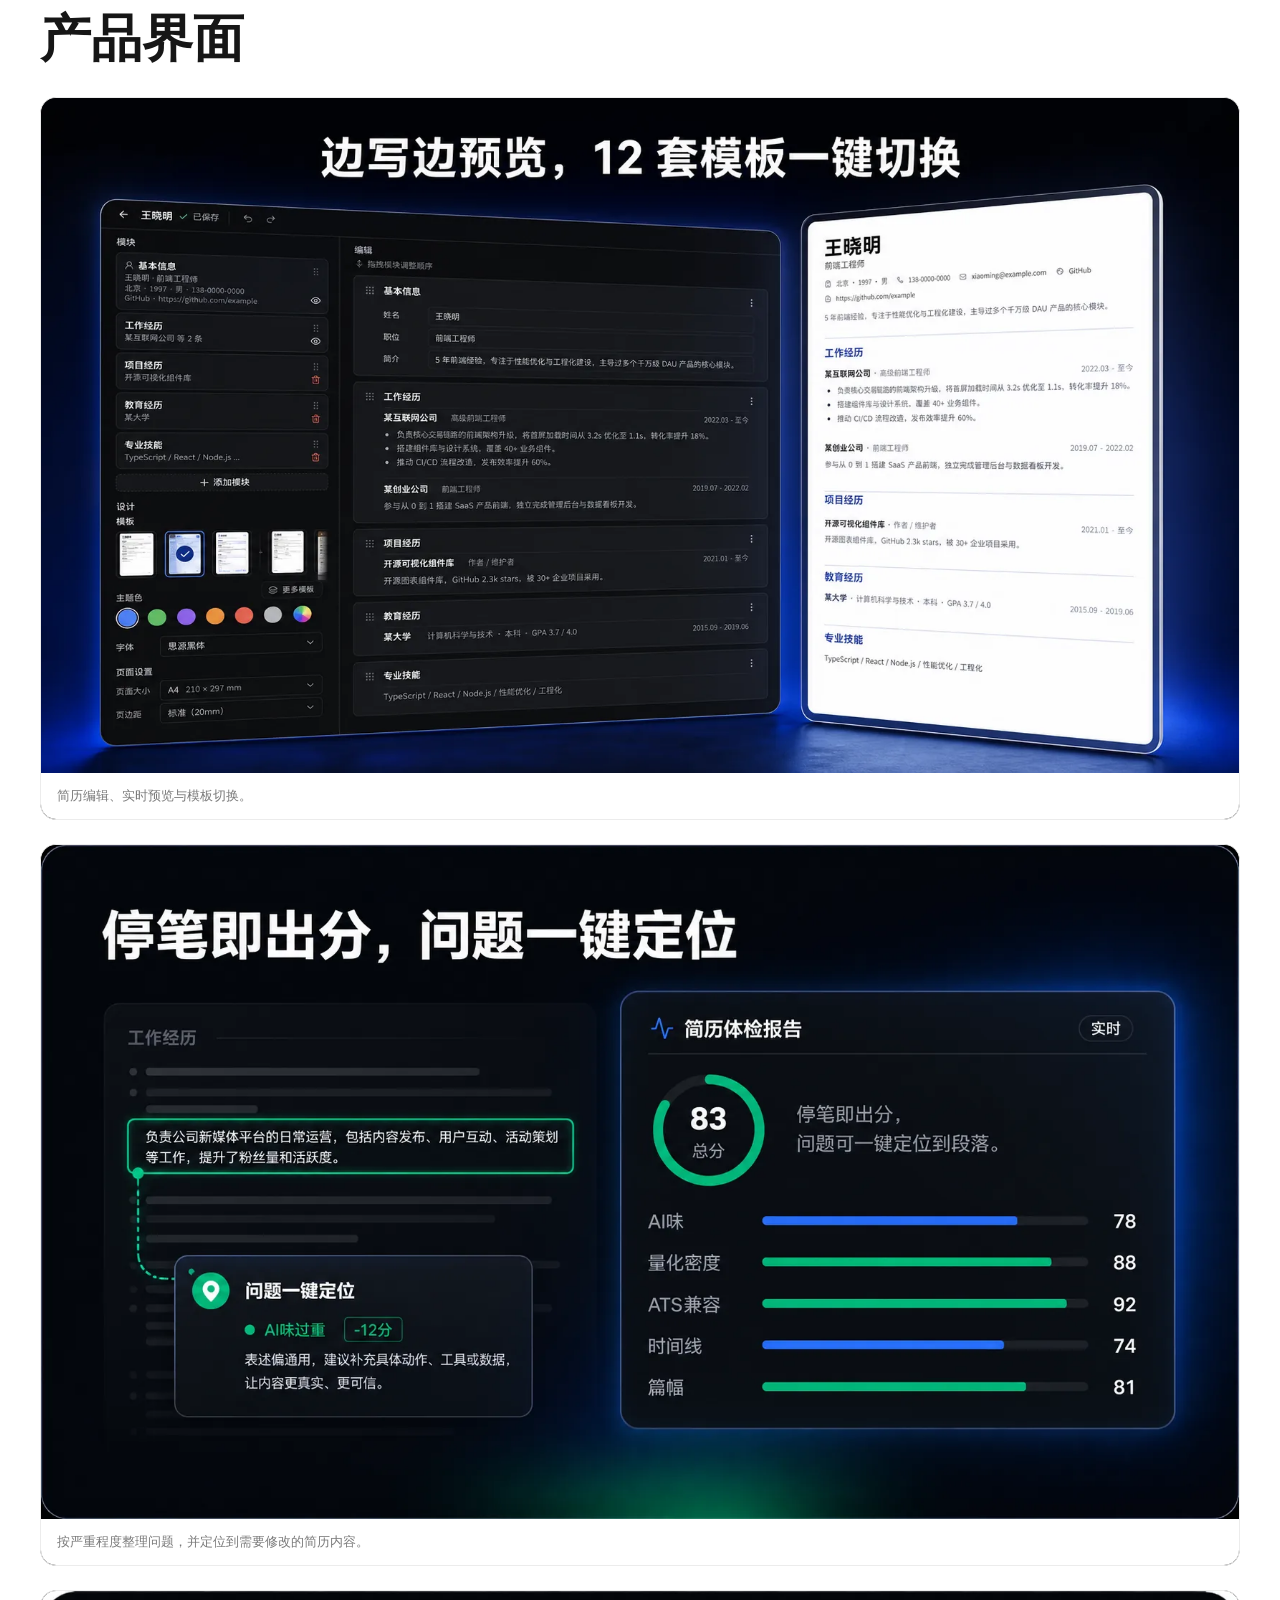
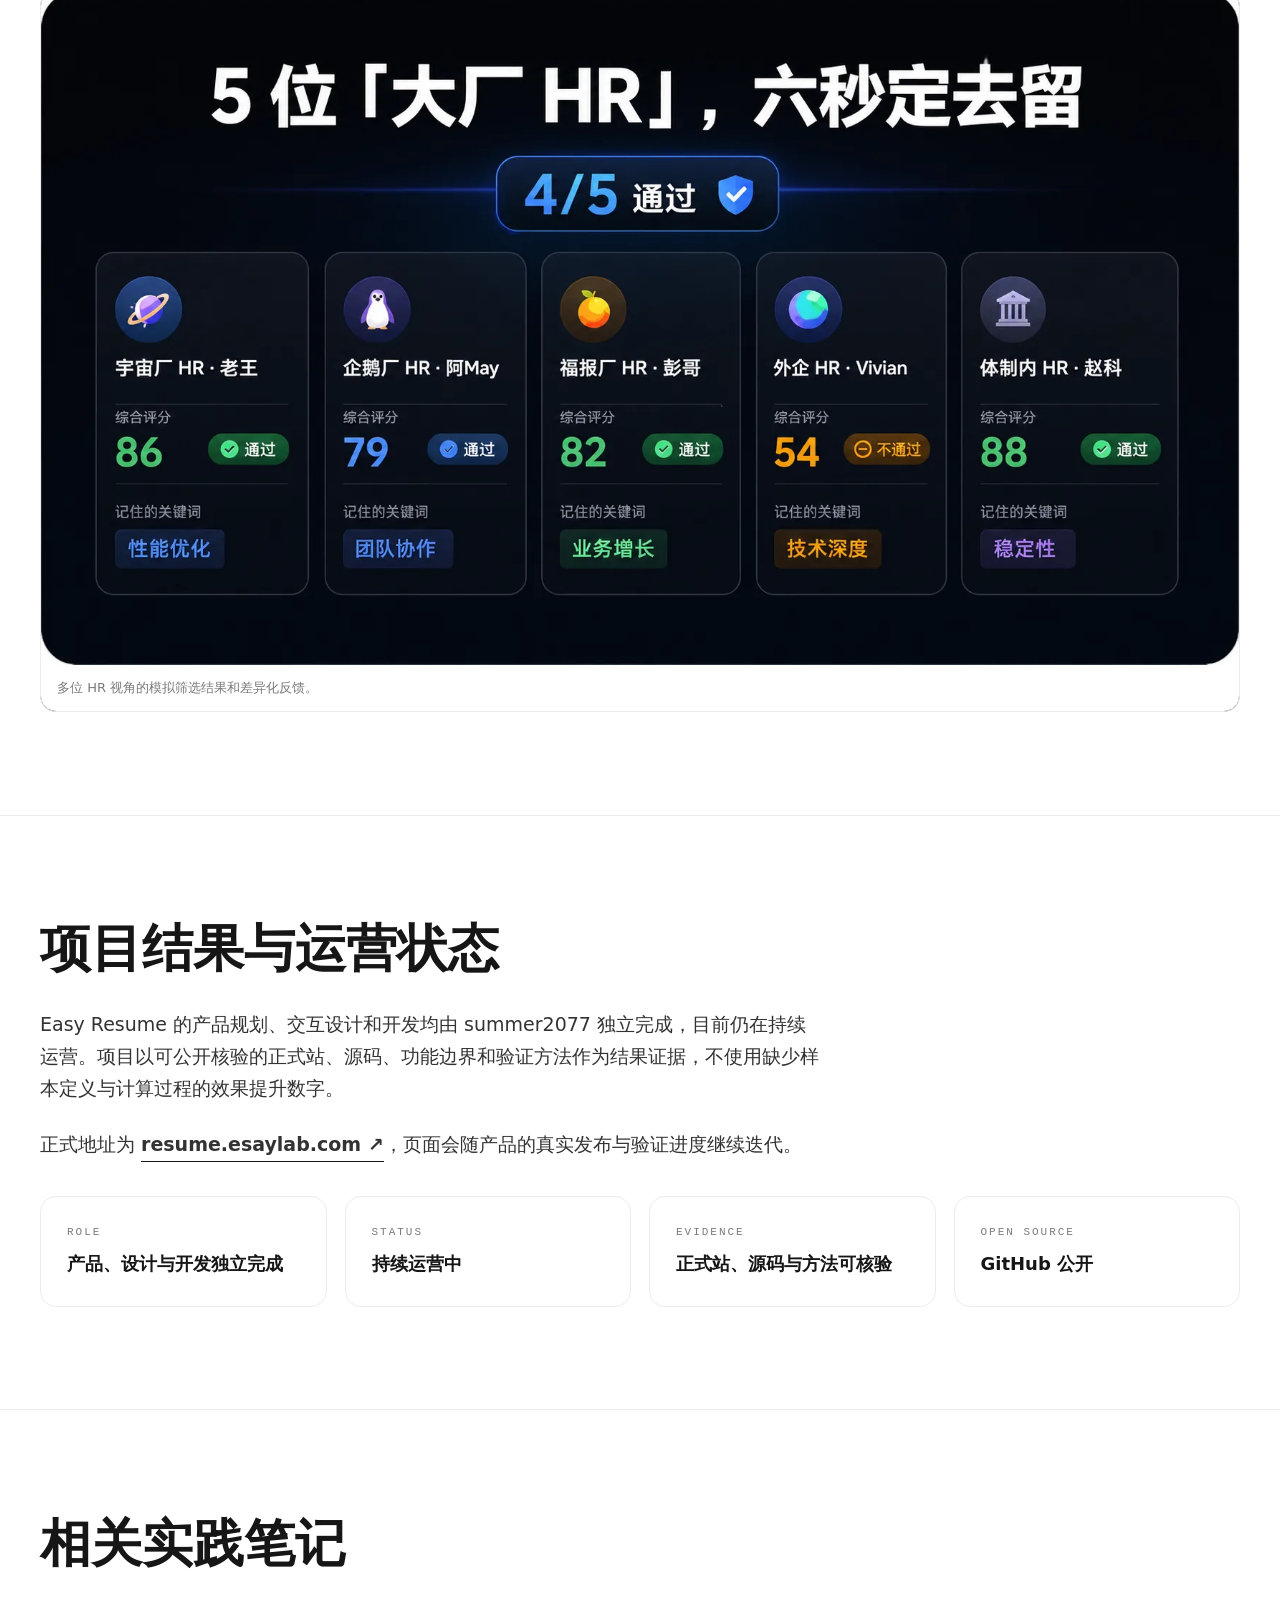
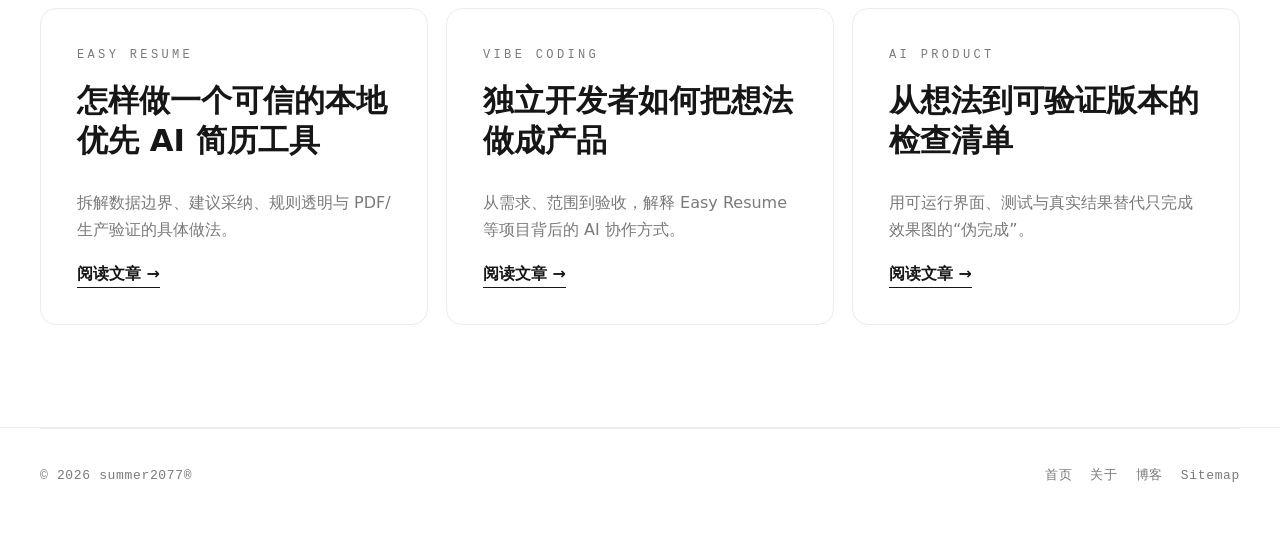
<file: projects/easy-resume/index.html>
<!DOCTYPE html>
<html lang="zh-CN">
<head>
  <meta charset="UTF-8">
  <meta name="viewport" content="width=device-width, initial-scale=1.0">
  <title>Easy Resume AI 简历大师｜summer2077 项目案例</title>
  <meta name="description" content="Easy Resume 是 summer2077 独立完成并持续运营的 Local First AI 简历工具，支持实时预览、简历体检、ATS 检查与模拟首筛。">
  <meta name="author" content="summer2077">
  <meta name="robots" content="index,follow,max-image-preview:large,max-snippet:-1,max-video-preview:-1">
  <meta name="theme-color" content="#ff4d2e">
  <link rel="canonical" href="https://summer2077.com/projects/easy-resume/">
  <link rel="icon" href="/assets/favicon.svg" type="image/svg+xml">
  <link rel="manifest" href="/site.webmanifest">
  <meta property="og:locale" content="zh_CN">
  <meta property="og:type" content="article">
  <meta property="og:site_name" content="summer2077">
  <meta property="og:title" content="Easy Resume · AI 简历大师">
  <meta property="og:description" content="独立完成并持续运营的 Local First AI 简历工具，公开正式站、源码、功能边界与验证方法。">
  <meta property="og:url" content="https://summer2077.com/projects/easy-resume/">
  <meta property="og:image" content="https://summer2077.com/assets/easy-resume-01.png">
  <meta property="og:image:width" content="1672">
  <meta property="og:image:height" content="941">
  <meta property="og:image:alt" content="Easy Resume 简历编辑器和实时预览界面">
  <meta name="twitter:card" content="summary_large_image">
  <meta name="twitter:title" content="Easy Resume · AI 简历大师">
  <meta name="twitter:description" content="Easy Resume 持续运营中，公开正式站、源码、功能边界与验证方法。">
  <meta name="twitter:image" content="https://summer2077.com/assets/easy-resume-01.png">
  <script type="application/ld+json">
  {
    "@context": "https://schema.org",
    "@graph": [
      {
        "@type": "WebPage",
        "@id": "https://summer2077.com/projects/easy-resume/#webpage",
        "url": "https://summer2077.com/projects/easy-resume/",
        "name": "Easy Resume AI 简历大师",
        "description": "Easy Resume 的产品能力、独立开发过程、验证方法与持续运营状态。",
        "isPartOf": { "@id": "https://summer2077.com/#website" },
        "about": { "@id": "https://summer2077.com/projects/easy-resume/#software" },
        "dateModified": "2026-08-14"
      },
      {
        "@type": "SoftwareApplication",
        "@id": "https://summer2077.com/projects/easy-resume/#software",
        "name": "Easy Resume",
        "alternateName": "AI 简历大师",
        "applicationCategory": "BusinessApplication",
        "operatingSystem": "Web",
        "description": "由 summer2077 独立完成并持续运营，支持实时预览、12 套模板、简历体检和多位 HR 模拟筛选的 AI 简历工具。",
        "url": "https://resume.esaylab.com/",
        "image": [
          "https://summer2077.com/assets/easy-resume-01.png",
          "https://summer2077.com/assets/easy-resume-02.png",
          "https://summer2077.com/assets/easy-resume-03.png"
        ],
        "codeRepository": "https://github.com/Edifier-Ai/EasyResume",
        "creator": { "@id": "https://summer2077.com/#person" }
      },
      {
        "@type": "BreadcrumbList",
        "itemListElement": [
          { "@type": "ListItem", "position": 1, "name": "首页", "item": "https://summer2077.com/" },
          { "@type": "ListItem", "position": 2, "name": "项目作品", "item": "https://summer2077.com/projects/" },
          { "@type": "ListItem", "position": 3, "name": "Easy Resume", "item": "https://summer2077.com/projects/easy-resume/" }
        ]
      }
    ]
  }
  </script>
  <link rel="stylesheet" href="/css/style.css?v=20260813-3">
  <script>
  var _hmt = _hmt || [];
  (function() {
    var hm = document.createElement("script");
    hm.src = "https://hm.baidu.com/hm.js?30152a06c6c0e47f34a391e816362e80";
    var s = document.getElementsByTagName("script")[0];
    s.parentNode.insertBefore(hm, s);
  })();
  </script>
</head>
<body>
  <div class="progress" aria-hidden="true"><span id="bar"></span></div>
  <header class="nav">
    <a class="nav-logo" href="/" aria-label="summer2077 首页"><span class="dot"></span>summer2077<sup>®</sup></a>
    <div class="nav-right"><nav class="site-nav" aria-label="主导航"><a href="/projects/" aria-current="page">作品</a><a href="/blog/">博客</a><a href="/about/">关于</a><a href="/#contact">联系</a></nav><span class="progress-value" id="progress-value" aria-hidden="true">00</span><a class="nav-gh" href="https://github.com/Edifier-Ai" target="_blank" rel="me noopener" aria-label="summer2077 的 GitHub">GitHub</a></div>
  </header>

  <main class="page-main">
    <nav class="breadcrumbs" aria-label="面包屑"><ol><li><a href="/">首页</a></li><li><a href="/projects/">项目作品</a></li><li aria-current="page">Easy Resume</li></ol></nav>
    <header class="page-hero reveal">
      <p class="page-eyebrow">CASE 01 / AI 简历产品</p>
      <h1>Easy<br>Resume</h1>
      <p class="page-lede">AI 驱动的简历编辑与求职优化工具。把编辑、预览、问题定位和模拟筛选放进一个连续工作流里。</p>
      <div class="page-actions"><a class="go" href="https://resume.esaylab.com/" target="_blank" rel="noopener">访问 Easy Resume <span class="arr">↗</span></a><a class="go alt" href="https://github.com/Edifier-Ai/EasyResume" target="_blank" rel="noopener">GitHub 源码</a><a class="go alt" href="mailto:summer0420@vip.qq.com?subject=Easy%20Resume%20项目交流">交流项目</a><a class="go alt" href="/projects/">返回项目列表</a></div>
      <p class="meta-row"><span>类型：Web AI 产品</span><span>完成方式：独立完成</span><span>状态：持续运营中</span><span>案例更新：2026-08-14</span></p>
    </header>

    <section class="content-section reveal" aria-labelledby="overview">
      <h2 id="overview">产品概览</h2>
      <div class="prose">
        <p>传统简历工具经常把“填写内容”和“看到最终效果”拆开，用户还需要自己判断简历里存在的问题。Easy Resume 将实时预览、模板选择和 AI 辅助检查放在同一个界面中，减少反复导出、修改和对照的成本。</p>
        <p>产品进一步引入多位 HR 视角的模拟筛选，让用户不只看到格式问题，也能从不同招聘视角理解简历可能受到的评价。</p>
      </div>
      <ul class="feature-list">
        <li><strong>边写边预览</strong>编辑内容时同步查看简历排版和最终呈现。</li>
        <li><strong>12 套模板</strong>在同一份内容基础上快速切换不同模板。</li>
        <li><strong>实时简历体检</strong>集中展示问题数量、严重程度和可定位的修改建议。</li>
        <li><strong>多位 HR 模拟筛选</strong>从不同招聘视角生成筛选反馈，帮助发现表达盲区。</li>
      </ul>
    </section>

    <section class="content-section reveal" aria-labelledby="screens">
      <h2 id="screens">产品界面</h2>
      <div class="project-gallery">
        <figure><picture><source srcset="/assets/easy-resume-01.webp" type="image/webp"><img src="/assets/easy-resume-01.png" alt="Easy Resume 左侧编辑、右侧实时预览的简历工作台" width="1672" height="941" loading="lazy" decoding="async"></picture><figcaption>简历编辑、实时预览与模板切换。</figcaption></figure>
        <figure><picture><source srcset="/assets/easy-resume-02.webp" type="image/webp"><img src="/assets/easy-resume-02.png" alt="Easy Resume 简历体检报告与问题列表" width="1672" height="941" loading="lazy" decoding="async"></picture><figcaption>按严重程度整理问题，并定位到需要修改的简历内容。</figcaption></figure>
        <figure><picture><source srcset="/assets/easy-resume-03.webp" type="image/webp"><img src="/assets/easy-resume-03.png" alt="Easy Resume 多位 HR 模拟筛选结果" width="1672" height="941" loading="lazy" decoding="async"></picture><figcaption>多位 HR 视角的模拟筛选结果和差异化反馈。</figcaption></figure>
      </div>
    </section>

    <section class="content-section reveal" aria-labelledby="project-results">
      <h2 id="project-results">项目结果与运营状态</h2>
      <div class="prose">
        <p>Easy Resume 的产品规划、交互设计和开发均由 summer2077 独立完成，目前仍在持续运营。项目以可公开核验的正式站、源码、功能边界和验证方法作为结果证据，不使用缺少样本定义与计算过程的效果提升数字。</p>
        <p>正式地址为 <a class="text-link inline-link" href="https://resume.esaylab.com/" target="_blank" rel="noopener">resume.esaylab.com ↗</a>，页面会随产品的真实发布与验证进度继续迭代。</p>
      </div>
      <dl class="facts-grid">
        <div class="fact-card"><dt>ROLE</dt><dd>产品、设计与开发独立完成</dd></div>
        <div class="fact-card"><dt>STATUS</dt><dd>持续运营中</dd></div>
        <div class="fact-card"><dt>EVIDENCE</dt><dd>正式站、源码与方法可核验</dd></div>
        <div class="fact-card"><dt>OPEN SOURCE</dt><dd>GitHub 公开</dd></div>
      </dl>
    </section>

    <section class="content-section reveal" aria-labelledby="related-notes">
      <h2 id="related-notes">相关实践笔记</h2>
      <div class="notes-grid">
        <a class="note-card" href="/blog/easy-resume-local-first-method/"><p class="page-eyebrow">EASY RESUME</p><h3>怎样做一个可信的本地优先 AI 简历工具</h3><p>拆解数据边界、建议采纳、规则透明与 PDF/生产验证的具体做法。</p><span class="text-link">阅读文章 →</span></a>
        <a class="note-card" href="/blog/vibe-coding-from-idea-to-product/"><p class="page-eyebrow">VIBE CODING</p><h3>独立开发者如何把想法做成产品</h3><p>从需求、范围到验收，解释 Easy Resume 等项目背后的 AI 协作方式。</p><span class="text-link">阅读文章 →</span></a>
        <a class="note-card" href="/blog/ai-product-validation-checklist/"><p class="page-eyebrow">AI PRODUCT</p><h3>从想法到可验证版本的检查清单</h3><p>用可运行界面、测试与真实结果替代只完成效果图的“伪完成”。</p><span class="text-link">阅读文章 →</span></a>
      </div>
    </section>
  </main>

  <footer><div class="footer-inner"><span>© <span id="year">2026</span> summer2077®</span><nav class="footer-nav" aria-label="页脚导航"><a href="/">首页</a><a href="/about/">关于</a><a href="/blog/">博客</a><a href="/sitemap.xml">Sitemap</a></nav></div></footer>
  <div id="cursor" aria-hidden="true"></div>
  <script src="/js/main.js?v=20260809-17"></script>
</body>
</html>
</file>
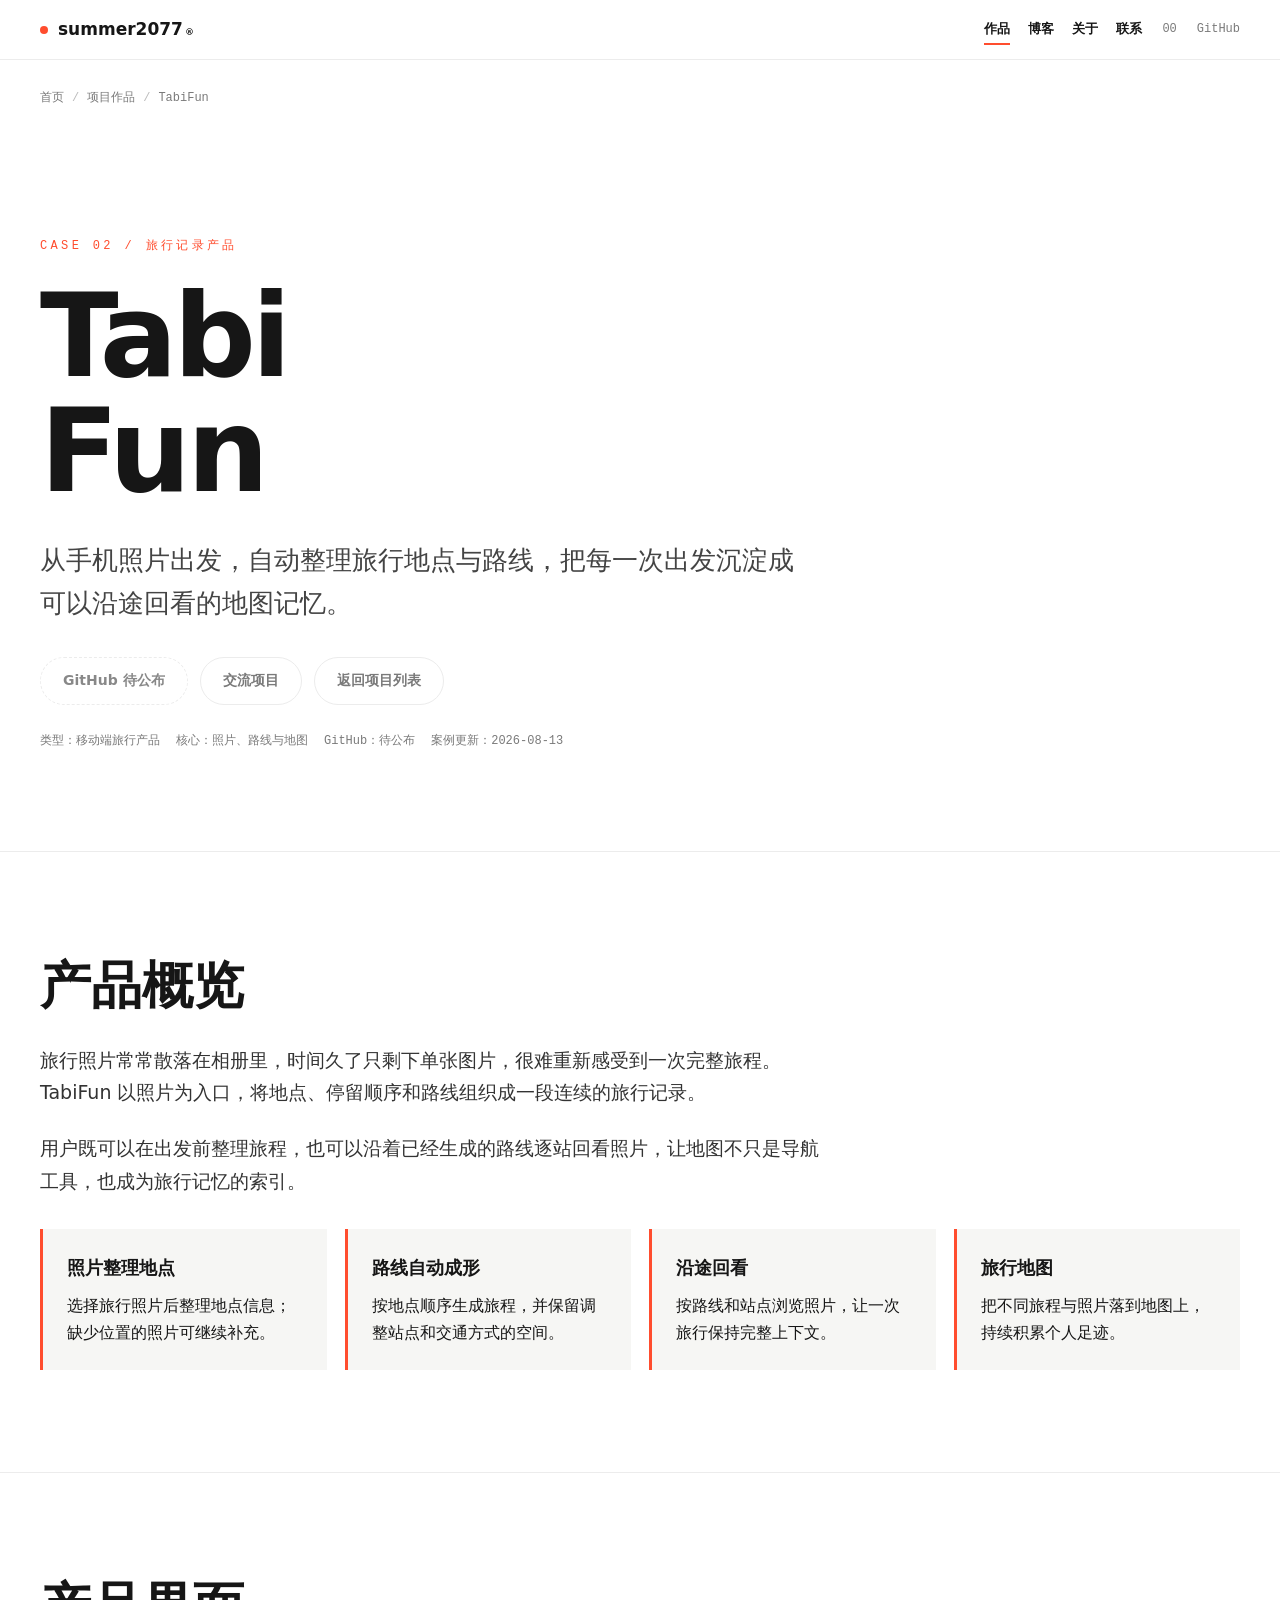
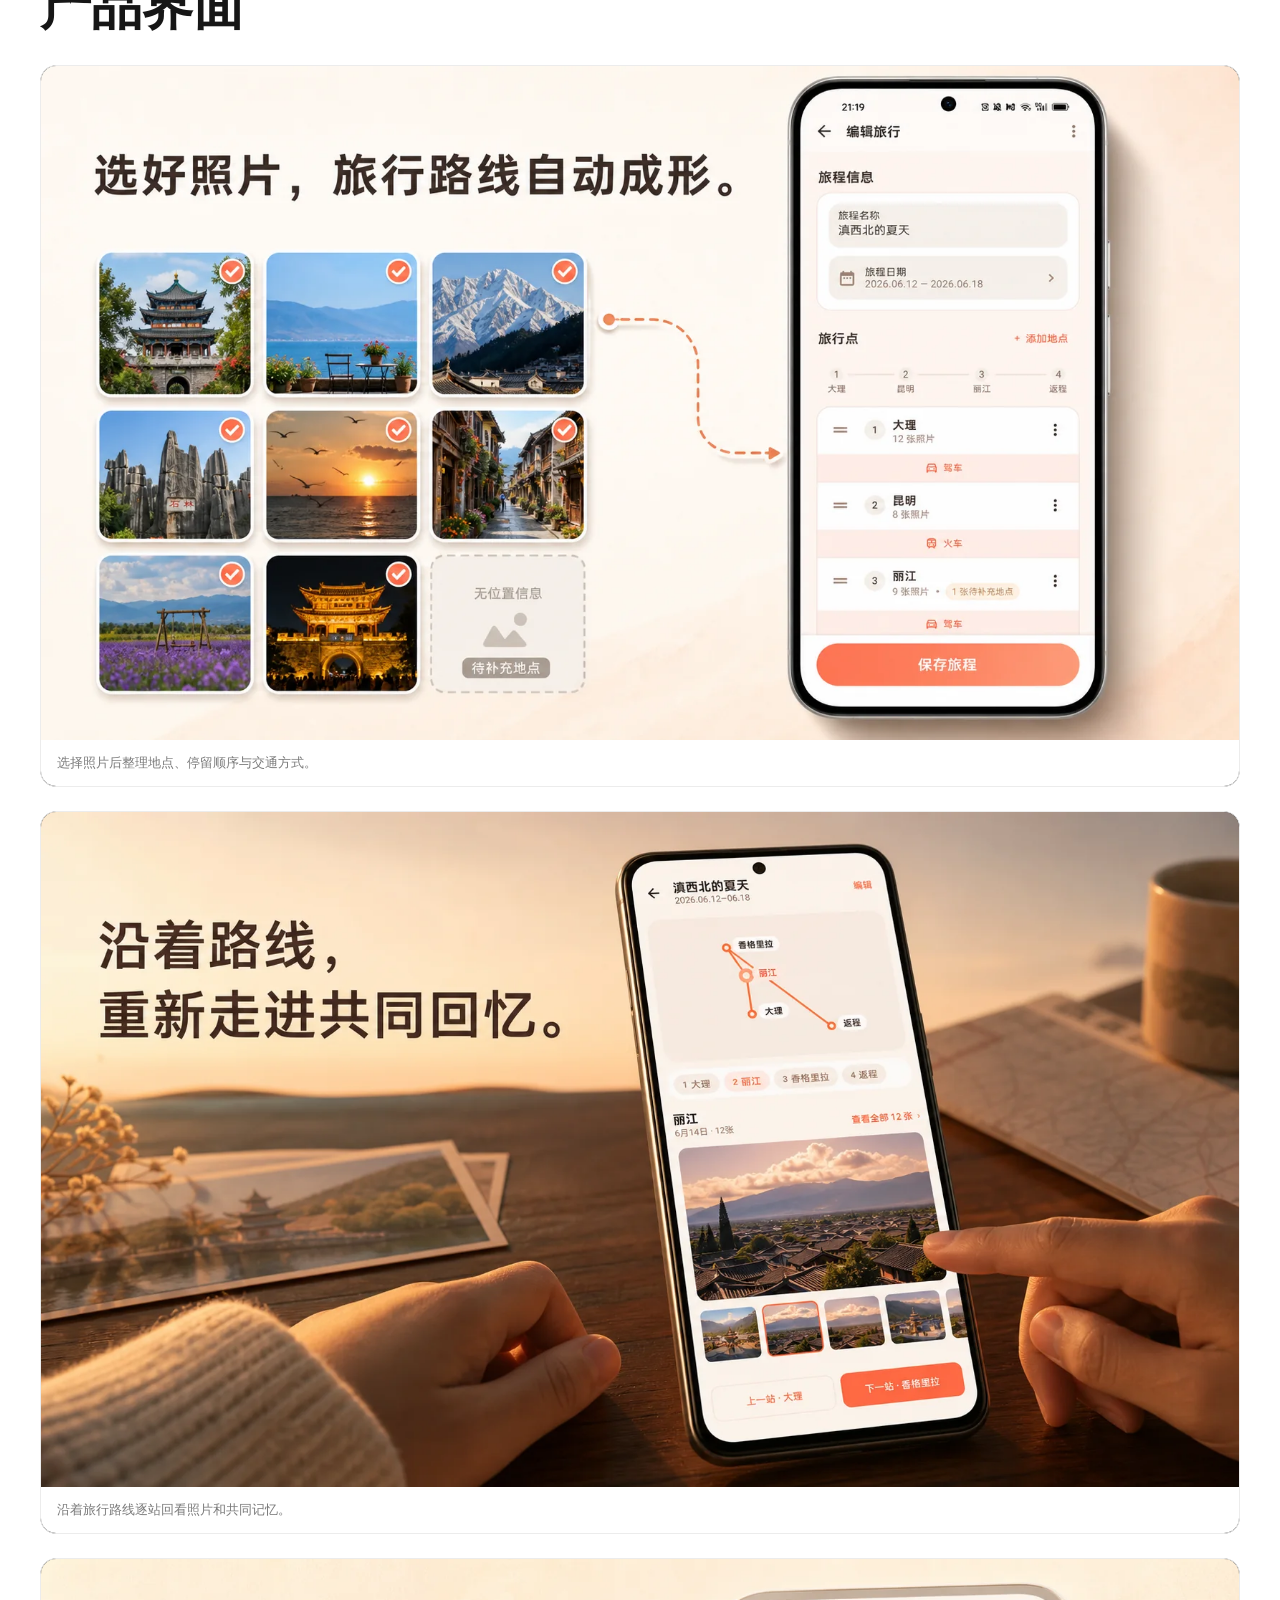
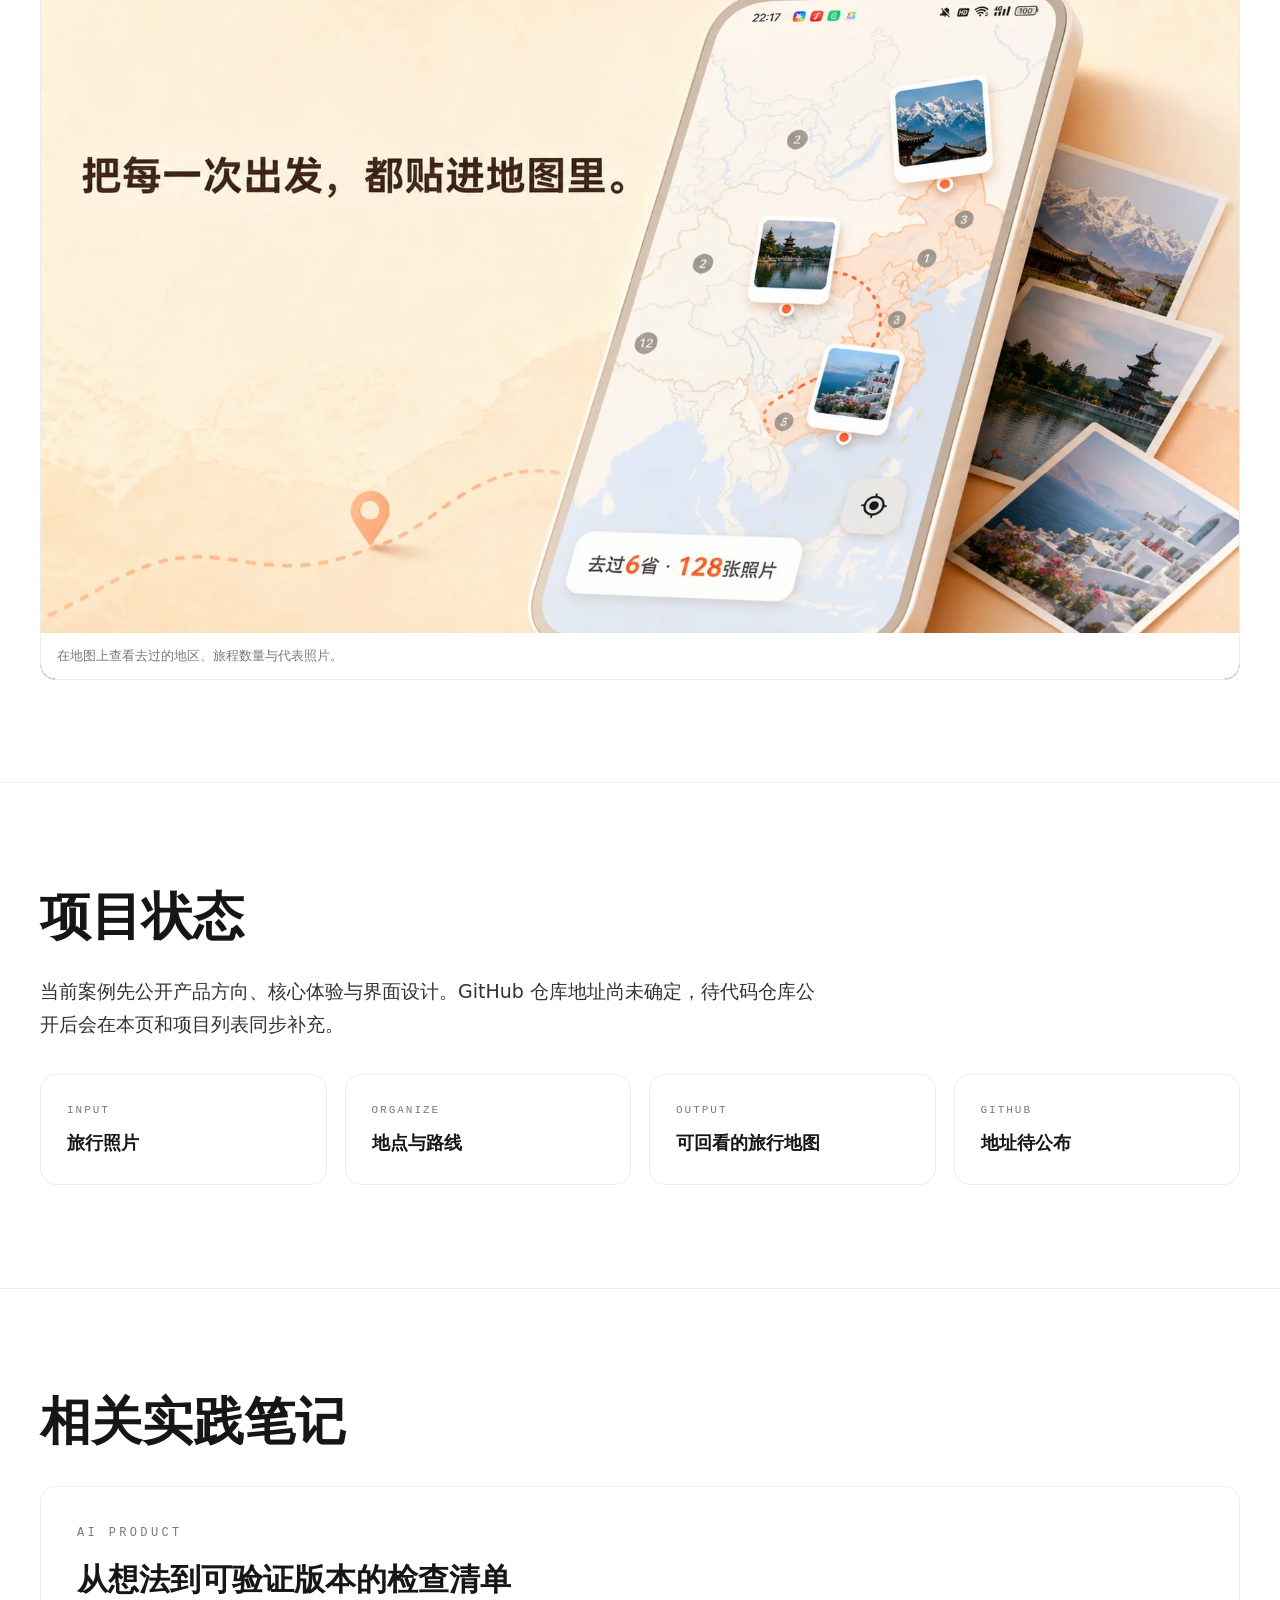
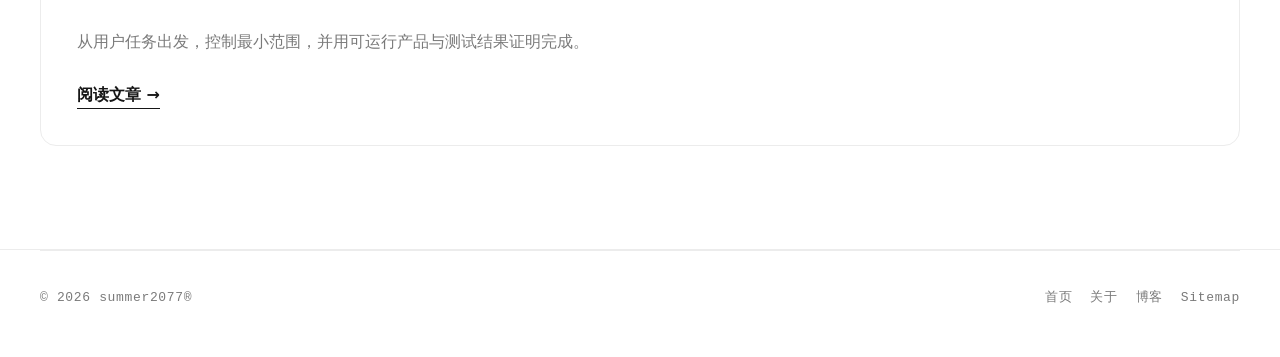
<file: projects/tabifun/index.html>
<!DOCTYPE html>
<html lang="zh-CN">
<head>
  <meta charset="UTF-8">
  <meta name="viewport" content="width=device-width, initial-scale=1.0">
  <title>TabiFun 旅行地图｜summer2077 项目案例</title>
  <meta name="description" content="TabiFun 从手机照片整理旅行地点与路线，把每次出发沉淀成可以沿途回看的旅行地图。">
  <meta name="author" content="summer2077">
  <meta name="robots" content="index,follow,max-image-preview:large,max-snippet:-1,max-video-preview:-1">
  <meta name="theme-color" content="#ff4d2e">
  <link rel="canonical" href="https://summer2077.com/projects/tabifun/">
  <link rel="icon" href="/assets/favicon.svg" type="image/svg+xml">
  <link rel="manifest" href="/site.webmanifest">
  <meta property="og:locale" content="zh_CN">
  <meta property="og:type" content="article">
  <meta property="og:site_name" content="summer2077">
  <meta property="og:title" content="TabiFun · 旅行地图">
  <meta property="og:description" content="从照片自动整理地点和路线，把旅行回忆贴进地图里。">
  <meta property="og:url" content="https://summer2077.com/projects/tabifun/">
  <meta property="og:image" content="https://summer2077.com/assets/tabifun-01.png">
  <meta property="og:image:width" content="1672">
  <meta property="og:image:height" content="941">
  <meta property="og:image:alt" content="TabiFun 从旅行照片自动整理地点与路线">
  <meta name="twitter:card" content="summary_large_image">
  <meta name="twitter:title" content="TabiFun · 旅行地图">
  <meta name="twitter:description" content="从照片自动整理地点和路线，把旅行回忆贴进地图里。">
  <meta name="twitter:image" content="https://summer2077.com/assets/tabifun-01.png">
  <script type="application/ld+json">
  {
    "@context": "https://schema.org",
    "@graph": [
      {
        "@type": "WebPage",
        "@id": "https://summer2077.com/projects/tabifun/#webpage",
        "url": "https://summer2077.com/projects/tabifun/",
        "name": "TabiFun 旅行地图",
        "description": "TabiFun 的照片整理、路线生成与旅行地图回看体验。",
        "isPartOf": { "@id": "https://summer2077.com/#website" },
        "about": { "@id": "https://summer2077.com/projects/tabifun/#software" },
        "dateModified": "2026-08-13"
      },
      {
        "@type": "SoftwareApplication",
        "@id": "https://summer2077.com/projects/tabifun/#software",
        "name": "TabiFun",
        "alternateName": "旅行地图",
        "applicationCategory": "TravelApplication",
        "operatingSystem": "Mobile",
        "description": "从照片整理旅行地点和路线，并在地图上回看旅程的移动端产品。",
        "image": [
          "https://summer2077.com/assets/tabifun-01.png",
          "https://summer2077.com/assets/tabifun-02.png",
          "https://summer2077.com/assets/tabifun-03.png"
        ],
        "creator": { "@id": "https://summer2077.com/#person" }
      },
      {
        "@type": "BreadcrumbList",
        "itemListElement": [
          { "@type": "ListItem", "position": 1, "name": "首页", "item": "https://summer2077.com/" },
          { "@type": "ListItem", "position": 2, "name": "项目作品", "item": "https://summer2077.com/projects/" },
          { "@type": "ListItem", "position": 3, "name": "TabiFun", "item": "https://summer2077.com/projects/tabifun/" }
        ]
      }
    ]
  }
  </script>
  <link rel="stylesheet" href="/css/style.css?v=20260813-3">
  <script>
  var _hmt = _hmt || [];
  (function() {
    var hm = document.createElement("script");
    hm.src = "https://hm.baidu.com/hm.js?30152a06c6c0e47f34a391e816362e80";
    var s = document.getElementsByTagName("script")[0];
    s.parentNode.insertBefore(hm, s);
  })();
  </script>
</head>
<body>
  <div class="progress" aria-hidden="true"><span id="bar"></span></div>
  <header class="nav">
    <a class="nav-logo" href="/" aria-label="summer2077 首页"><span class="dot"></span>summer2077<sup>®</sup></a>
    <div class="nav-right"><nav class="site-nav" aria-label="主导航"><a href="/projects/" aria-current="page">作品</a><a href="/blog/">博客</a><a href="/about/">关于</a><a href="/#contact">联系</a></nav><span class="progress-value" id="progress-value" aria-hidden="true">00</span><a class="nav-gh" href="https://github.com/Edifier-Ai" target="_blank" rel="me noopener" aria-label="summer2077 的 GitHub">GitHub</a></div>
  </header>

  <main class="page-main">
    <nav class="breadcrumbs" aria-label="面包屑"><ol><li><a href="/">首页</a></li><li><a href="/projects/">项目作品</a></li><li aria-current="page">TabiFun</li></ol></nav>
    <header class="page-hero reveal">
      <p class="page-eyebrow">CASE 02 / 旅行记录产品</p>
      <h1>Tabi<br>Fun</h1>
      <p class="page-lede">从手机照片出发，自动整理旅行地点与路线，把每一次出发沉淀成可以沿途回看的地图记忆。</p>
      <div class="page-actions"><span class="go alt pending" aria-label="TabiFun GitHub 地址待公布">GitHub 待公布</span><a class="go alt" href="mailto:summer0420@vip.qq.com?subject=TabiFun%20项目交流">交流项目</a><a class="go alt" href="/projects/">返回项目列表</a></div>
      <p class="meta-row"><span>类型：移动端旅行产品</span><span>核心：照片、路线与地图</span><span>GitHub：待公布</span><span>案例更新：2026-08-13</span></p>
    </header>

    <section class="content-section reveal" aria-labelledby="overview">
      <h2 id="overview">产品概览</h2>
      <div class="prose">
        <p>旅行照片常常散落在相册里，时间久了只剩下单张图片，很难重新感受到一次完整旅程。TabiFun 以照片为入口，将地点、停留顺序和路线组织成一段连续的旅行记录。</p>
        <p>用户既可以在出发前整理旅程，也可以沿着已经生成的路线逐站回看照片，让地图不只是导航工具，也成为旅行记忆的索引。</p>
      </div>
      <ul class="feature-list">
        <li><strong>照片整理地点</strong>选择旅行照片后整理地点信息；缺少位置的照片可继续补充。</li>
        <li><strong>路线自动成形</strong>按地点顺序生成旅程，并保留调整站点和交通方式的空间。</li>
        <li><strong>沿途回看</strong>按路线和站点浏览照片，让一次旅行保持完整上下文。</li>
        <li><strong>旅行地图</strong>把不同旅程与照片落到地图上，持续积累个人足迹。</li>
      </ul>
    </section>

    <section class="content-section reveal" aria-labelledby="screens">
      <h2 id="screens">产品界面</h2>
      <div class="project-gallery">
        <figure><picture><source srcset="/assets/tabifun-01.webp" type="image/webp"><img src="/assets/tabifun-01.png" alt="TabiFun 选择照片并整理旅程地点和路线的编辑界面" width="1672" height="941" loading="lazy" decoding="async"></picture><figcaption>选择照片后整理地点、停留顺序与交通方式。</figcaption></figure>
        <figure><picture><source srcset="/assets/tabifun-02.webp" type="image/webp"><img src="/assets/tabifun-02.png" alt="TabiFun 按路线逐站回看旅行照片的界面" width="1672" height="941" loading="lazy" decoding="async"></picture><figcaption>沿着旅行路线逐站回看照片和共同记忆。</figcaption></figure>
        <figure><picture><source srcset="/assets/tabifun-03.webp" type="image/webp"><img src="/assets/tabifun-03.png" alt="TabiFun 在地图上展示旅行足迹和照片的界面" width="1672" height="941" loading="lazy" decoding="async"></picture><figcaption>在地图上查看去过的地区、旅程数量与代表照片。</figcaption></figure>
      </div>
    </section>

    <section class="content-section reveal" aria-labelledby="project-status">
      <h2 id="project-status">项目状态</h2>
      <div class="prose">
        <p>当前案例先公开产品方向、核心体验与界面设计。GitHub 仓库地址尚未确定，待代码仓库公开后会在本页和项目列表同步补充。</p>
      </div>
      <dl class="facts-grid">
        <div class="fact-card"><dt>INPUT</dt><dd>旅行照片</dd></div>
        <div class="fact-card"><dt>ORGANIZE</dt><dd>地点与路线</dd></div>
        <div class="fact-card"><dt>OUTPUT</dt><dd>可回看的旅行地图</dd></div>
        <div class="fact-card"><dt>GITHUB</dt><dd>地址待公布</dd></div>
      </dl>
    </section>

    <section class="content-section reveal" aria-labelledby="related-notes">
      <h2 id="related-notes">相关实践笔记</h2>
      <div class="notes-grid"><a class="note-card" href="/blog/ai-product-validation-checklist/"><p class="page-eyebrow">AI PRODUCT</p><h3>从想法到可验证版本的检查清单</h3><p>从用户任务出发，控制最小范围，并用可运行产品与测试结果证明完成。</p><span class="text-link">阅读文章 →</span></a></div>
    </section>
  </main>

  <footer><div class="footer-inner"><span>© <span id="year">2026</span> summer2077®</span><nav class="footer-nav" aria-label="页脚导航"><a href="/">首页</a><a href="/about/">关于</a><a href="/blog/">博客</a><a href="/sitemap.xml">Sitemap</a></nav></div></footer>
  <div id="cursor" aria-hidden="true"></div>
  <script src="/js/main.js?v=20260809-17"></script>
</body>
</html>
</file>
<file: css/style.css>
/* ========== 基础 ========== */
:root{
  --bg:#ffffff;
  --ink:#161616;
  --muted:#7a7a7a;
  --line:#ececec;
  --soft:#f6f6f4;
  --accent:#ff4d2e;
  --radius:16px;
  --nav-h:60px;
  --gutter:max(24px, calc((100vw - 1200px) / 2));
  --mono:ui-monospace,SFMono-Regular,Consolas,"Courier New",monospace;
}
*{margin:0;padding:0;box-sizing:border-box}
html{scroll-behavior:smooth}
body{
  font-family:"PingFang SC","Microsoft YaHei","Noto Sans SC",system-ui,sans-serif;
  background:var(--bg);color:var(--ink);line-height:1.7;
  -webkit-font-smoothing:antialiased;overflow-x:hidden;
}
img{display:block;max-width:100%}
a{color:inherit;text-decoration:none}
button{font:inherit;border:0;background:none;cursor:pointer;color:inherit}
::selection{background:var(--accent);color:#fff}
a:focus-visible,button:focus-visible{outline:2px solid var(--accent);outline-offset:3px;border-radius:4px}
.sr-only{position:absolute!important;width:1px!important;height:1px!important;padding:0!important;margin:-1px!important;overflow:hidden!important;clip:rect(0,0,0,0)!important;white-space:nowrap!important;border:0!important}

/* ========== 阅读进度 ========== */
#bar{
  position:fixed;top:0;left:0;height:3px;width:100%;z-index:70;
  background:var(--accent);transform-origin:0 50%;transform:scaleX(0);
}

/* ========== 顶部栏 ========== */
.nav{
  position:fixed;top:0;left:0;right:0;z-index:50;height:var(--nav-h);
  display:flex;justify-content:space-between;align-items:center;
  padding:0 var(--gutter);
  background:rgba(255,255,255,.85);backdrop-filter:blur(12px);
  border-bottom:1px solid var(--line);
}
.nav-logo{font-weight:800;font-size:17px;display:inline-flex;align-items:baseline;gap:2px}
.nav-logo .dot{width:8px;height:8px;border-radius:50%;background:var(--accent);display:inline-block;margin-right:8px;transform:translateY(-1px)}
.nav-logo sup{font-size:9px;font-weight:600}
.nav-right{display:flex;align-items:center;gap:20px}
.site-nav{display:flex;align-items:center;gap:18px;font-size:13px;font-weight:700}
.site-nav a{position:relative;padding:4px 0}
.site-nav a::after{content:"";position:absolute;left:0;right:0;bottom:0;height:1.5px;background:var(--accent);transform:scaleX(0);transform-origin:left;transition:transform .2s}
.site-nav a:hover::after,.site-nav a[aria-current="page"]::after{transform:scaleX(1)}
.progress-value{font-family:var(--mono);font-size:12px;color:var(--muted);min-width:2ch;text-align:right}
.nav-gh{font-family:var(--mono);font-size:12px;color:var(--muted);transition:color .2s}
.nav-gh:hover{color:var(--ink)}

/* ========== 首屏 ========== */
.hero{
  position:relative;min-height:100vh;min-height:100svh;
  display:flex;flex-direction:column;justify-content:center;
  padding:calc(var(--nav-h) + 40px) var(--gutter) 96px;
  overflow:hidden;
}
.hero::before{
  content:"";position:absolute;inset:0;pointer-events:none;
  background-image:
    linear-gradient(rgba(20,20,20,.045) 1px,transparent 1px),
    linear-gradient(90deg,rgba(20,20,20,.045) 1px,transparent 1px);
  background-size:56px 56px;
  -webkit-mask-image:linear-gradient(#000 55%,transparent 95%);
  mask-image:linear-gradient(#000 55%,transparent 95%);
}
.hero-title{
  position:relative;z-index:1;
  font-size:clamp(52px,9.5vw,136px);font-weight:800;line-height:1.08;
  letter-spacing:.01em;text-transform:none;
}
.lmask{display:block;overflow:hidden;padding-bottom:.06em;margin-bottom:-.06em}
.lmask-scene{overflow:visible}
.lword{
  display:inline-block;white-space:nowrap;transform:translateY(112%);
  animation:rise .9s cubic-bezier(.2,.65,.2,1) forwards;animation-delay:var(--d,0s);
}
@keyframes rise{to{transform:translateY(0)}}

/* 角色直接锚定目标字符，避免跨行字体宽度差异在不同浏览器中累积成位移。
   所有尺寸均为传统 CSS 长度，不依赖 calc() 的乘法语法。 */
.glyph-anchor{position:relative;display:inline-block}
.hero-illo{
  position:absolute;left:100%;top:0;display:block;isolation:isolate;
  width:3.1em;height:3.1em;
}
.scene-item,.scene-wife-menu{position:absolute}
.scene-item{pointer-events:none}
.scene-item img,.scene-wife-menu img{user-select:none;-webkit-user-drag:none}
.scene-item picture,.scene-wife-menu picture{display:block;width:100%;height:100%}
.figure-static{height:100%;width:auto;max-width:none;display:block}
.me{
  left:-.755em;top:-.646em;width:3.05em;height:3.05em;z-index:5;
}
.poodle{
  left:1.196em;top:1.274em;width:1.1em;height:1.1em;z-index:6;
}
.bichon{
  left:1.819em;top:1.25em;width:1.05em;height:1.05em;z-index:7;
}
.scene-wife-menu{
  /* 图片中臀部坐点约为画布的 32% / 47%；始终将这个点压在 7 的上横笔上。 */
  left:.35em;top:.08em;width:1.3334em;height:2em;
  transform:translate(-32%,-47%);
  padding:0;border:0;z-index:8;cursor:pointer;
  background:transparent;font:inherit;color:inherit;
}
.wife-figure{
  position:absolute;inset:0;display:block;pointer-events:none;opacity:0;
  transform:translate3d(0,8px,0) scale(.96);transform-origin:50% 70%;
  transition:opacity .24s ease,transform .36s cubic-bezier(.2,.75,.2,1),filter .3s ease;
}
.scene-wife-menu img{position:absolute;inset:0;width:100%;height:100%;object-fit:contain;max-width:none}
.wife-look{filter:saturate(.94)}
.scene-wife-menu:hover .wife-figure,
.scene-wife-menu:focus-visible .wife-figure,
.scene-wife-menu.is-revealed .wife-figure{opacity:1;transform:none}
.scene-wife-menu:hover .wife-look,
.scene-wife-menu:focus-visible .wife-look,
.scene-wife-menu.is-revealed .wife-look{filter:saturate(1.05)}
.scene-wife-menu:hover,.scene-wife-menu:focus-visible,.scene-wife-menu.is-revealed{z-index:10}

.sub{
  position:relative;z-index:1;margin-top:clamp(28px,4vh,48px);
  display:flex;flex-direction:column;gap:6px;
  animation:fadein 1s .9s both;
}
.sub .zh{font-size:clamp(18px,2vw,24px);font-weight:700;letter-spacing:.12em}
.sub .en{font-family:var(--mono);font-size:12px;letter-spacing:.3em;color:var(--muted)}
.hero-summary{max-width:620px;margin-top:10px;font-size:clamp(15px,1.5vw,18px);color:#444;letter-spacing:.02em}
@keyframes fadein{from{opacity:0;transform:translateY(12px)}to{opacity:1;transform:none}}

.arrow{
  position:absolute;bottom:28px;left:var(--gutter);z-index:1;
  font-family:var(--mono);font-size:12px;letter-spacing:.3em;color:var(--muted);
  animation:hint 2s ease-in-out infinite;
}
@keyframes hint{0%,100%{transform:translateY(0)}50%{transform:translateY(8px)}}

/* ========== 分区通用 ========== */
section{position:relative;scroll-margin-top:var(--nav-h)}
.reel{
  position:absolute;top:32px;right:var(--gutter);z-index:0;
  font-weight:800;line-height:1;font-size:clamp(110px,17vw,230px);
  color:transparent;-webkit-text-stroke:1.5px #efefef;
  user-select:none;pointer-events:none;
}
.reveal{opacity:1;transform:none}
.js .reveal{opacity:0;transform:translateY(26px);transition:opacity .7s ease,transform .7s ease}
.js .reveal.in{opacity:1;transform:none}

/* ========== 作品区 ========== */
.works-shell{padding:96px var(--gutter) 40px}
.section-title{position:relative;z-index:1;margin-bottom:24px;font-size:clamp(28px,4vw,48px);line-height:1.2}
.tabs{
  position:relative;z-index:1;display:flex;gap:8px;flex-wrap:wrap;
  margin-bottom:24px;
}
.tab{
  padding:9px 22px;border-radius:999px;border:1px solid var(--line);
  font-size:14px;font-weight:600;color:var(--muted);
  transition:background .2s,color .2s,border-color .2s;
}
.tab:hover{color:var(--ink);border-color:var(--ink)}
.tab.active{background:var(--ink);border-color:var(--ink);color:#fff}
.panel{display:block}
.js .panel{display:none}
.js .panel.active{display:block;animation:fadein .45s ease both}

/* 项目模块 */
.pmodule{
  display:grid;grid-template-columns:minmax(0,1fr) minmax(0,2fr);
  gap:clamp(24px,4vw,56px);align-items:center;
  padding:56px 0;border-top:1px solid var(--line);position:relative;z-index:1;
}
.pmodule:last-child{border-bottom:1px solid var(--line)}
.pnum{
  grid-column:1/-1;font-family:var(--mono);font-size:13px;
  letter-spacing:.25em;color:var(--accent);
}
.stage{
  aspect-ratio:16/9;border:1.5px dashed #d9d9d9;border-radius:var(--radius);
  background:var(--soft);display:flex;align-items:center;justify-content:center;text-align:center;
  color:#b5b5b5;font-size:13px;line-height:2;letter-spacing:.1em;font-family:var(--mono);
  transition:transform .3s,border-color .3s,box-shadow .3s;overflow:hidden;
}
.pmodule:hover .stage{transform:translateY(-4px);border-color:var(--accent)}
/* 有真实截图时：实线边框、去占位底色，hover 改为阴影+描边强调，不再位移 */
.stage.has-img{border:1.5px solid var(--line);background:var(--ink)}
.stage.has-img .slide{background:var(--ink)}
.pmodule:hover .stage.has-img{
  transform:none;border-color:var(--accent);
  box-shadow:0 16px 40px -18px rgba(20,20,20,.35);
}
.stage img{width:100%;height:100%;object-fit:cover;border-radius:inherit}
.slide picture{display:block;width:100%;height:100%}
.stage{cursor:zoom-in;position:relative}
.slides{display:flex;width:100%;height:100%;transition:transform .45s cubic-bezier(.2,.65,.2,1)}
.slide{
  flex:0 0 100%;display:flex;align-items:center;justify-content:center;text-align:center;
  color:#b5b5b5;font-size:12px;line-height:2;letter-spacing:.1em;font-family:var(--mono);
}
.stage-btn{
  position:absolute;top:50%;transform:translateY(-50%);z-index:2;
  width:32px;height:32px;border-radius:50%;background:#fff;border:1px solid var(--line);
  display:flex;align-items:center;justify-content:center;font-size:14px;color:#333;
  opacity:0;transition:opacity .2s,background .2s,border-color .2s,color .2s;
}
.stage:hover .stage-btn,.stage-btn:focus-visible{opacity:1}
.stage-btn:hover{background:var(--accent);border-color:var(--accent);color:#fff}
.stage-btn.prev{left:10px}
.stage-btn.next{right:10px}
.stage-dots{position:absolute;bottom:10px;left:50%;transform:translateX(-50%);display:flex;gap:6px;z-index:2}
.sdot{width:8px;height:8px;border-radius:50%;background:#d5d5d5;padding:0;transition:background .2s,transform .2s}
.sdot.on{background:var(--accent);transform:scale(1.3)}
.stage-hint{
  position:absolute;top:10px;right:12px;z-index:2;
  font-family:var(--mono);font-size:11px;letter-spacing:.15em;color:#b5b5b5;
  opacity:0;transition:opacity .2s;
}
.stage:hover .stage-hint{opacity:1}

/* 点击放大浮层 */
#lightbox{
  position:fixed;inset:0;z-index:120;background:rgba(12,12,12,.88);
  display:none;align-items:center;justify-content:center;gap:24px;
}
#lightbox.open{display:flex}
.lb-content .slide{
  width:min(960px,86vw);aspect-ratio:16/9;height:auto;border-radius:12px;
  background:#1a1a1a;border:1.5px dashed #444;color:#888;font-size:14px;
}
.lb-content img{max-width:min(1100px,90vw);max-height:82vh;width:auto;height:auto;border-radius:10px}
.lb-content .slide img{width:100%;height:100%;max-height:none;object-fit:cover;border-radius:inherit}
.lb-x{
  position:absolute;top:24px;right:28px;width:44px;height:44px;border-radius:50%;
  border:1px solid rgba(255,255,255,.3);color:#fff;font-size:20px;
  transition:background .2s,border-color .2s;
}
.lb-nav{
  width:44px;height:44px;border-radius:50%;
  border:1px solid rgba(255,255,255,.3);color:#fff;font-size:16px;
  transition:background .2s,border-color .2s;
}
.lb-x:hover,.lb-nav:hover{background:var(--accent);border-color:var(--accent)}
.lb-count{
  position:absolute;bottom:26px;left:50%;transform:translateX(-50%);
  color:#bbb;font-family:var(--mono);font-size:12px;letter-spacing:.2em;
}
.ptitle{display:flex;align-items:center;gap:12px;flex-wrap:wrap;margin-bottom:12px}
.ptitle h3{font-size:clamp(22px,2.4vw,30px);font-weight:800}
.ptag{
  font-family:var(--mono);font-size:12px;color:#666;
  border:1px solid var(--line);border-radius:6px;padding:3px 10px;
}
.pinfo > p{color:var(--muted);max-width:460px}
.collection-note{position:relative;z-index:1;padding:28px 0;color:var(--muted);font-size:14px;border-bottom:1px solid var(--line)}
.go-row{display:flex;gap:12px;flex-wrap:wrap;margin-top:26px}
.go{
  display:inline-flex;align-items:center;gap:10px;
  font-size:14px;font-weight:700;padding:11px 22px;border-radius:999px;
  border:1.5px solid var(--ink);transition:transform .2s,background .2s,border-color .2s,color .2s;
}
.go.alt{border-color:var(--line);color:var(--muted)}
.go:hover{background:var(--accent);border-color:var(--accent);color:#fff;transform:translateY(-2px)}
.go .arr{transition:transform .2s}
.go:hover .arr{transform:translateX(4px)}
.go.pending{border-style:dashed;color:#888;cursor:default;user-select:none}
.go.pending:hover{background:transparent;border-color:var(--line);color:#888;transform:none}

/* 关于我面板 */
.me-intro{position:relative;z-index:1;max-width:760px;padding:48px 0}
.me-kicker{font-family:var(--mono);font-size:13px;letter-spacing:.3em;color:var(--accent);margin-bottom:28px}
.panel-title{font-size:clamp(28px,4vw,48px);line-height:1.2;margin-bottom:24px}
.me-copy{font-size:clamp(16px,1.6vw,19px);color:#333}
.me-copy + .me-copy{margin-top:1.2em}
.me-tags{display:flex;flex-wrap:wrap;gap:10px;margin-top:36px}
.chip{
  border:1px solid var(--line);background:#fff;border-radius:999px;
  padding:8px 16px;font-size:13px;color:#444;
  transition:transform .2s,border-color .2s,color .2s;
}
.chip:hover{border-color:var(--accent);color:var(--accent);transform:translateY(-2px)}
.text-link{display:inline-block;margin-top:30px;font-weight:800;border-bottom:1.5px solid var(--ink)}
.text-link:hover{color:var(--accent);border-color:var(--accent)}
.inline-link{margin-top:0}

/* 交流面板 */
.cgrid{
  display:grid;grid-template-columns:repeat(auto-fit,minmax(300px,1fr));
  gap:24px;padding:48px 0;position:relative;z-index:1;
}
.cmodule{
  border:1px solid var(--line);border-radius:24px;padding:clamp(24px,3vw,44px);
  display:flex;flex-direction:column;align-items:flex-start;gap:14px;background:#fff;
  transition:transform .3s,border-color .3s;
}
.cmodule:hover{transform:translateY(-4px);border-color:var(--accent)}
.cmodule .pnum{grid-column:auto}
.c-cat{font-family:var(--mono);font-size:11px;letter-spacing:.25em;color:var(--muted)}
.cmodule h2,.cmodule h3{font-size:24px;font-weight:800}
.cmodule p{color:var(--muted);font-size:14px}
.community-qr{
  width:min(300px,100%);margin-top:8px;overflow:hidden;
  border:1px solid var(--line);border-radius:18px;background:#fff;
}
.community-qr img{display:block;width:100%;height:auto;background:#fff}
.community-qr figcaption{
  padding:11px 14px;border-top:1px solid var(--line);color:var(--muted);
  font-family:var(--mono);font-size:11px;line-height:1.6;text-align:center;
}

/* ========== 联系 ========== */
.contact{padding:120px var(--gutter) 96px;overflow:hidden}
.wordmark{
  position:relative;z-index:1;font-weight:800;line-height:1;
  font-size:clamp(72px,14vw,200px);letter-spacing:-.02em;
}
.wordmark .dot-accent{color:var(--accent)}
.label{
  position:relative;z-index:1;font-family:var(--mono);font-size:13px;
  letter-spacing:.3em;color:var(--muted);margin:32px 0 20px;
}
.socials{position:relative;z-index:1;border-bottom:1px solid var(--line)}
.social{
  position:relative;
  display:grid;grid-template-columns:56px 140px 1fr auto;align-items:center;gap:16px;
  padding:22px 12px 22px 0;border-top:1px solid var(--line);
  transition:padding-left .25s,color .2s,background .25s;
}
.social::after{
  content:"";position:absolute;left:0;bottom:-1px;height:1.5px;width:100%;
  background:var(--accent);transform:scaleX(0);transform-origin:0 50%;
  transition:transform .35s cubic-bezier(.2,.65,.2,1);
}
.social:hover{padding-left:14px;color:var(--accent);background:linear-gradient(90deg,rgba(255,77,46,.05),transparent 55%)}
.social:hover::after{transform:scaleX(1)}
.social:hover .s-name{color:var(--accent)}
.s-no{font-family:var(--mono);font-size:12px;color:var(--muted)}
.s-name{font-weight:700;font-size:17px;transition:color .2s}
.s-handle{font-family:var(--mono);font-size:13px;color:var(--muted)}
.s-arr{font-size:18px;transition:transform .25s}
.social:hover .s-arr{transform:translateX(6px)}

/* ========== 页脚 ========== */
footer{
  margin:0 var(--gutter);padding:36px 0 48px;
  border-top:1px solid var(--line);
  color:var(--muted);font-size:13px;
  font-family:var(--mono);letter-spacing:.05em;
}

/* ========== 自定义光标 & 提示 ========== */
#cursor{
  position:fixed;top:0;left:0;width:28px;height:28px;border-radius:50%;
  border:1.5px solid var(--accent);pointer-events:none;z-index:99;
  opacity:0;transition:opacity .3s,width .25s,height .25s,background .25s;
}
body.cursor-on #cursor{opacity:.85}
#cursor.is-hover{width:46px;height:46px;background:rgba(255,77,46,.08)}
#toast{
  position:fixed;left:50%;bottom:40px;transform:translate(-50%,16px);
  background:var(--ink);color:#fff;padding:10px 22px;border-radius:999px;
  font-size:13px;opacity:0;pointer-events:none;transition:opacity .3s,transform .3s;z-index:100;
}
#toast.show{opacity:1;transform:translate(-50%,0)}

/* ========== 响应式 ========== */
/* 短屏桌面端保留完整人物，不让坐在 7 上的形象被首屏上沿裁切 */
@media (min-width:901px) and (max-height:780px){
  .hero{min-height:900px}
}
.footer-inner{display:flex;align-items:center;justify-content:space-between;gap:24px}
.footer-nav{display:flex;gap:18px}
.footer-nav a:hover{color:var(--accent)}

/* ========== 内页 ========== */
.page-main{padding-top:var(--nav-h)}
.breadcrumbs{padding:28px var(--gutter) 0;font-family:var(--mono);font-size:12px;color:var(--muted)}
.breadcrumbs ol{display:flex;align-items:center;gap:8px;list-style:none;flex-wrap:wrap}
.breadcrumbs li+li::before{content:"/";margin-right:8px;color:#bbb}
.breadcrumbs a:hover{color:var(--accent)}
.page-hero{padding:clamp(72px,10vw,140px) var(--gutter) clamp(56px,8vw,100px);border-bottom:1px solid var(--line)}
.page-eyebrow{font-family:var(--mono);font-size:12px;letter-spacing:.28em;color:var(--accent);margin-bottom:22px}
.page-hero h1{max-width:980px;font-size:clamp(48px,9vw,120px);line-height:1;letter-spacing:-.035em}
.page-lede{max-width:760px;margin-top:30px;font-size:clamp(18px,2.2vw,26px);line-height:1.65;color:#444}
.page-actions{display:flex;gap:12px;flex-wrap:wrap;margin-top:32px}
.content-section{padding:clamp(64px,8vw,110px) var(--gutter);border-bottom:1px solid var(--line)}
.content-section h2{font-size:clamp(30px,4vw,52px);line-height:1.2;margin-bottom:28px}
.content-section h3{font-size:clamp(20px,2vw,28px);margin-bottom:12px}
.prose{max-width:780px;color:#333;font-size:clamp(16px,1.5vw,19px)}
.prose p+p{margin-top:1.25em}
.facts-grid,.card-grid{display:grid;grid-template-columns:repeat(auto-fit,minmax(240px,1fr));gap:18px;margin-top:34px}
.fact-card,.project-card{border:1px solid var(--line);border-radius:var(--radius);padding:26px;background:#fff}
.fact-card dt{font-family:var(--mono);font-size:11px;letter-spacing:.18em;color:var(--muted);margin-bottom:8px}
.fact-card dd{font-weight:800;font-size:18px}
.project-card{display:flex;flex-direction:column;gap:14px;transition:transform .25s,border-color .25s,box-shadow .25s}
.project-card:hover{transform:translateY(-4px);border-color:var(--accent);box-shadow:0 18px 44px -28px rgba(20,20,20,.45)}
.project-card img{width:100%;height:auto;aspect-ratio:16/9;object-fit:cover;border-radius:10px;background:var(--ink)}
.project-card .ptag{align-self:flex-start}
.project-card p{color:var(--muted)}
.project-gallery{display:grid;gap:24px}
.project-gallery figure{border:1px solid var(--line);border-radius:var(--radius);overflow:hidden;background:var(--ink)}
.project-gallery img{width:100%;height:auto}
.project-gallery figcaption{padding:12px 16px;background:#fff;color:var(--muted);font-size:13px}
.feature-list{display:grid;grid-template-columns:repeat(auto-fit,minmax(250px,1fr));gap:18px;list-style:none;margin-top:32px}
.feature-list li{padding:24px;border-left:3px solid var(--accent);background:var(--soft)}
.feature-list strong{display:block;margin-bottom:8px;font-size:18px}
.status-note{max-width:780px;margin-top:28px;padding:18px 20px;border-radius:12px;background:var(--soft);color:#555;font-size:14px}
.meta-row{display:flex;gap:16px;flex-wrap:wrap;margin-top:26px;font-family:var(--mono);font-size:12px;color:var(--muted)}
.notes-grid{display:grid;grid-template-columns:repeat(auto-fit,minmax(280px,1fr));gap:18px;margin-top:34px}
.note-card{
  display:flex;min-height:260px;flex-direction:column;align-items:flex-start;gap:16px;
  padding:clamp(24px,3vw,36px);border:1px solid var(--line);border-radius:var(--radius);background:#fff;
  transition:transform .25s,border-color .25s,box-shadow .25s;
}
.note-card:hover{transform:translateY(-4px);border-color:var(--accent);box-shadow:0 18px 44px -28px rgba(20,20,20,.45)}
.note-card .page-eyebrow{margin-bottom:0}
.note-card h3{font-size:clamp(22px,2.4vw,32px);line-height:1.3}
.note-card p{color:var(--muted)}
.note-card .text-link{margin-top:auto}
.article-hero{padding-bottom:clamp(48px,7vw,84px)}
.article-hero h1{max-width:1080px;font-size:clamp(42px,7vw,92px);line-height:1.08}
.article-meta{display:flex;gap:12px 22px;flex-wrap:wrap;margin-top:28px;font-family:var(--mono);font-size:12px;color:var(--muted)}
.article-layout{display:grid;grid-template-columns:minmax(0,760px) minmax(220px,300px);gap:clamp(48px,8vw,120px);align-items:start}
.article-body{max-width:760px;font-size:clamp(16px,1.5vw,19px);color:#333}
.article-body h2{margin:2.2em 0 .75em;font-size:clamp(28px,3.5vw,44px);line-height:1.25;color:var(--ink)}
.article-body h2:first-child{margin-top:0}
.article-body h3{margin:1.8em 0 .6em;font-size:clamp(20px,2.3vw,28px);color:var(--ink)}
.article-body h2,.article-body h3{scroll-margin-top:calc(var(--nav-h) + 44px)}
.article-body p+p{margin-top:1.15em}
.article-body ul,.article-body ol{margin:1.2em 0 1.4em;padding-left:1.35em}
.article-body li+li{margin-top:.65em}
.article-body strong{color:var(--ink)}
.article-body a{font-weight:700;border-bottom:1px solid var(--ink)}
.article-body a:hover{color:var(--accent);border-color:var(--accent)}
.article-callout{margin:1.7em 0;padding:20px 22px;border-left:3px solid var(--accent);background:var(--soft);color:#444}
.article-nav{position:sticky;top:calc(var(--nav-h) + 28px);padding:22px;border:1px solid var(--line);border-radius:var(--radius);background:#fff}
.article-nav strong{display:block;margin-bottom:12px;font-size:14px}
.article-nav ol{padding-left:1.2em;color:var(--muted);font-size:13px}
.article-nav li+li{margin-top:8px}
.article-nav a:hover{color:var(--accent)}
.related-notes{margin-top:52px;padding-top:28px;border-top:1px solid var(--line)}
.related-notes h2{margin:0 0 20px;font-size:clamp(24px,3vw,34px)}
.error-page{min-height:calc(100vh - var(--nav-h));display:flex;flex-direction:column;align-items:flex-start;justify-content:center;padding:80px var(--gutter)}
.error-code{font-size:clamp(96px,22vw,280px);font-weight:800;line-height:.8;color:transparent;-webkit-text-stroke:2px var(--accent)}
.error-page h1{font-size:clamp(30px,5vw,64px);margin-top:36px}
.error-page p{max-width:560px;margin:18px 0 30px;color:var(--muted)}
@media (min-width:901px) and (max-width:1194px){
  /* 与 900px 端点保持同一人物尺寸，消除断点两侧的缩放跳变。 */
  .scene-wife-menu{width:151.2px;height:226.8px}
}
@media (max-width:900px){
  .nav-right{gap:12px}
  .site-nav{gap:12px;font-size:12px}
  .nav-gh{font-size:0}
  .nav-gh::before{content:"GH";font-size:10px;font-family:var(--mono);letter-spacing:0}
  .hero{padding-bottom:110px}
  .hero-title{font-size:clamp(44px,13vw,72px)}
  .sub .en{font-size:10px;letter-spacing:.18em}
  /* 小屏仍锚定同一字符，仅放大角色并调整相对间距。 */
  .hero-illo{width:3.7em;height:4.1em}
  .me{left:-.958em;top:-.9em;width:4.06em;height:4.06em}
  .poodle{left:1.75em;top:1.892em;width:1.18em;height:1.18em}
  .bichon{left:2.4em;top:1.854em;width:1.14em;height:1.14em}
  .scene-wife-menu{left:.35em;top:.08em;width:2.1em;height:3.15em}
  .pmodule{grid-template-columns:1fr;padding:40px 0}
  .social{grid-template-columns:32px 64px minmax(0,1fr) auto;gap:8px}
  .s-handle{display:block;min-width:0;font-size:11px;white-space:nowrap;overflow:hidden;text-overflow:ellipsis}
  .works-shell{padding-top:72px}
  .contact{padding-top:88px;padding-bottom:72px}
  .footer-inner{align-items:flex-start;flex-direction:column}
  .article-layout{grid-template-columns:1fr}
  .article-nav{position:static;order:-1}
}
@media (max-width:560px){
  .site-nav a[href="/#contact"]{display:none}
  .notes-grid{grid-template-columns:1fr}
  .note-card{min-height:0}
}
@media (max-width:420px){
  /* 末尾 7 靠近窄屏右缘时，保留完整人物，避免透明画布被裁切。 */
  .scene-wife-menu{left:-.21em}
  .progress-value{display:none}
  .site-nav{gap:9px;font-size:11px}
  .nav{padding-left:16px;padding-right:16px}
  .nav-logo{font-size:14px}
}

/* ========== 减少动效 ========== */
@media (prefers-reduced-motion:reduce){
  html{scroll-behavior:auto}
  .lword{animation:none;transform:none}
  .arrow,.sub{animation:none;opacity:1;transform:none}
  .reveal{opacity:1;transform:none;transition:none}
  .wife-figure{transition:none}
  #cursor{display:none}
}
@media (pointer:coarse){
  #cursor{display:none}
  .stage-btn,.stage-hint{opacity:1}
}
</file>
